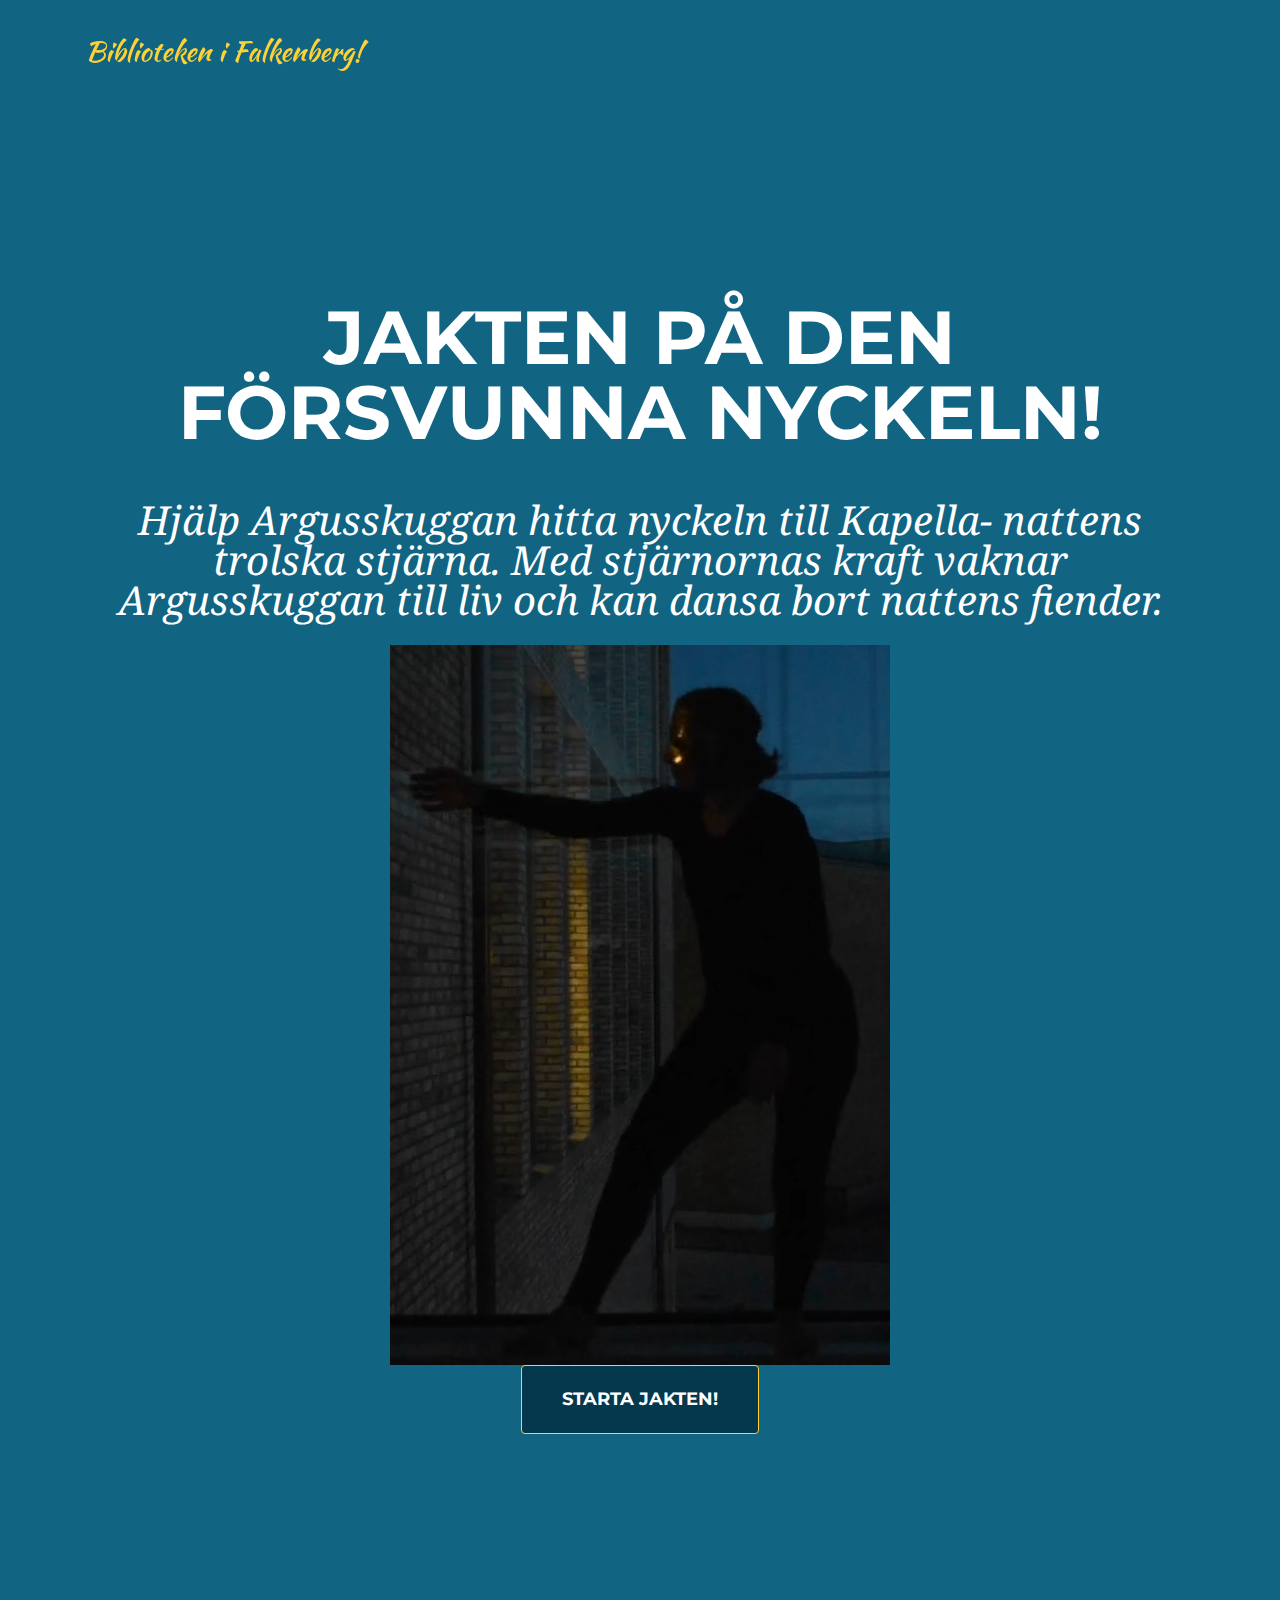
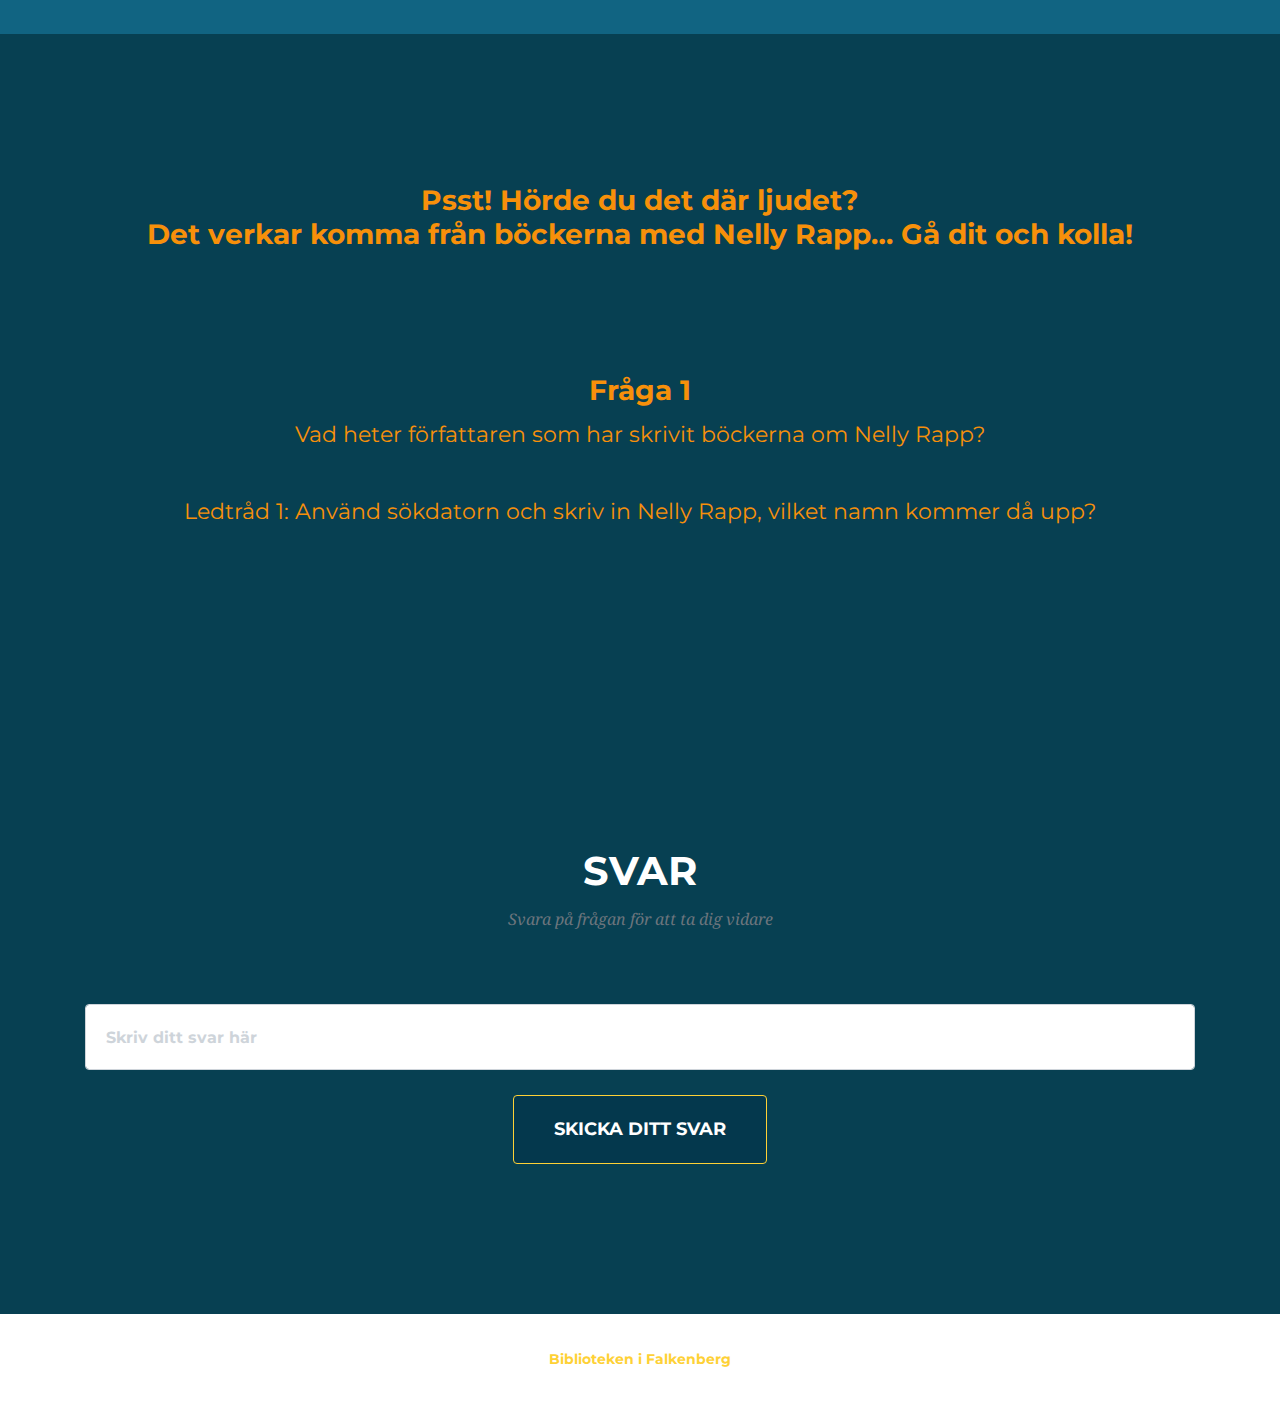
<file: index.html>
<!--
OM TEKNIKJAKTEN
==========================================================
Teknikjakten är inspirerad av escape rooms och skapades som en del 
av projektet Mer för fler som Umeå kommuns bibliotek deltog i 2018. 
Projektgruppen bestod av sex personer från olika bibliotek som gick 
en metodutbildning, SKL:s Innovationsguiden.

Du kan hitta mer information om detta projekt på följande plats

www.minabibliotek.se/merforfler

SKAPA EGNA JAKTER
==========================================================
Denna version av teknikjakten är en mall framtagen för att det skall vara
enkelt att skapa egna teknikjakter.
kunna skapa egna "teknikjakter".

Ett exempel på teknikjakt kan hittas på:

www.itbib.se/teknikjakten

LICENS OCH MALL
==========================================================
Teknikjakten är byggd med hjälp av ett javascript ramverk som heter 
Twitter bootstrap och en tema som heter Agency.
Temat kan hittas på följande sida.

https://startbootstrap.com/themes/agency/

Eller här:

https://github.com/BlackrockDigital/startbootstrap-agency

Mallen Agency använder sig av en licens som heter "The MIT License".
Det innebär följande

The MIT License (MIT)

Copyright (c) 2013-2019 Blackrock Digital LLC

Permission is hereby granted, free of charge, to any person obtaining a copy
of this software and associated documentation files (the "Software"), to deal
in the Software without restriction, including without limitation the rights
to use, copy, modify, merge, publish, distribute, sublicense, and/or sell
copies of the Software, and to permit persons to whom the Software is
furnished to do so, subject to the following conditions:

The above copyright notice and this permission notice shall be included in
all copies or substantial portions of the Software.

THE SOFTWARE IS PROVIDED "AS IS", WITHOUT WARRANTY OF ANY KIND, EXPRESS OR
IMPLIED, INCLUDING BUT NOT LIMITED TO THE WARRANTIES OF MERCHANTABILITY,
FITNESS FOR A PARTICULAR PURPOSE AND NONINFRINGEMENT. IN NO EVENT SHALL THE
AUTHORS OR COPYRIGHT HOLDERS BE LIABLE FOR ANY CLAIM, DAMAGES OR OTHER
LIABILITY, WHETHER IN AN ACTION OF CONTRACT, TORT OR OTHERWISE, ARISING FROM,
OUT OF OR IN CONNECTION WITH THE SOFTWARE OR THE USE OR OTHER DEALINGS IN
THE SOFTWARE.

SLUT PÅ KOMMENTARER
==========================================================
-->

<!--SÅ GÖR DU För att skapa en egen teknikjakt behöver du ändra vissa delar i detta dokument
sådana platser är märkta med texten ÄNDRA. Läs kommentarerna eller använd sökfunktionen
ctrl+f för att snabbt hitta de platser du behöver ändra på.-->


<!DOCTYPE html>
<html lang="sv">
  <head>
    <meta http-equiv="Content-Type" content="text/html; charset=UTF-8">
    <meta name="viewport" content="width=device-width, initial-scale=1, shrink-to-fit=no">
    <meta name="description" content="">
    <meta name="author" content="">

  <!--
  # Genom att ändra denna informationen nedan kan du ge jakten ett eget namn
  # EX: <title>Ett helt eget namn</title>
  # Informationen visas inte någonstans på webbsidan utan ändrar det namn som 
  # webbsidans flik/tabb har då du du surfar till sidan.
  # 
  -->

    <title>Jakten på den försvunna nyckeln!</title>

  <!--Filer som berättar hur sidan skall se ut laddas in. Här behöver vi inte ändra något-->
  
    <link href="vendor/bootstrap/css/bootstrap.min.css" rel="stylesheet">
    <link href="vendor/fontawesome-free/css/all.min.css" rel="stylesheet" type="text/css">
    <link href="https://fonts.googleapis.com/css?family=Montserrat:400,700" rel="stylesheet" type="text/css">
    <link href='https://fonts.googleapis.com/css?family=Kaushan+Script' rel='stylesheet' type='text/css'>
    <link href='https://fonts.googleapis.com/css?family=Droid+Serif:400,700,400italic,700italic' rel='stylesheet' type='text/css'>
    <link href='https://fonts.googleapis.com/css?family=Roboto+Slab:400,100,300,700' rel='stylesheet' type='text/css'>
    <link href="css/agency.min.css" rel="stylesheet">
    <link href="css/style.css" rel="stylesheet">

  </head>


  <body id="page-top">
  <!-- Denna del av koden berättar vad menyn skall innehålla -->
    <nav class="navbar navbar-expand-lg navbar-dark fixed-top" id="mainNav">
      <div class="container">
        <a class="navbar-brand js-scroll-trigger" href="https://bibliotek.falkenberg.se/web/arena">
        Biblioteken i Falkenberg!
        </a>
        <button class="navbar-toggler navbar-toggler-right" type="button" data-toggle="collapse" data-target="#navbarResponsive" aria-controls="navbarResponsive" aria-expanded="false" aria-label="Toggle navigation">
          Menu
          <i class="fas fa-bars"></i>
        </button>
        <div class="collapse navbar-collapse" id="navbarResponsive">
          <ul class="navbar-nav text-uppercase ml-auto">
            <li class="nav-item">
              
            </li> 
            <li class="nav-item">
             

          </ul>
        </div>
      </div>
    </nav>

    <!--SLUT PÅ DELEN SOM BESKRIVER MENYN LÄNGST UPP-->

    <!--FÖRSTA DELEN SOM INTRODUCERAR JAKTEN STARTAR-->
    <header class="masthead">
      <div class="container">
        <div class="intro-text">
        <div class="intro-heading text-uppercase">Jakten på den försvunna nyckeln!</div>
          <div class="intro-lead-in">Hjälp Argusskuggan hitta nyckeln till Kapella- nattens trolska stjärna. Med stjärnornas kraft vaknar Argusskuggan till liv och kan dansa bort nattens fiender. </div>
          <img src="./img/skuggan.png"> <br/>
          <a class="btn btn-primary btn-xl text-uppercase js-scroll-trigger" href="#services">
          Starta jakten!
          </a>
        </div>
      </div>
    </header>
    
    <!-- DELEN SOM BESKRIVER FÖRSTA UPPDRAGET STARTAR -->
    <section id="services">
      <div class="container">
        <div class="row">
          <div class="col-lg-12 text-center">
            <h3 class="section-heading text">Psst! Hörde du det där ljudet? <br/>Det verkar komma från böckerna med Nelly Rapp…
              Gå dit och kolla!
              </h3>
            <h3 class="section-subheading "></h3>

            <h3>
            
            </h3>
            
            <!--Ibland kanske du vill lägga till en bild i beskrivningen.
            I så fall läger du in bilden i katalogen img.
            Du lägger sedan in följande kod för att berätta att en bild skall visas.
            Men ersätter bildensnamn med det namn din bild och det filformat din bild har.

            EX:
            <img src="./img/bildensnamn.filformat">
            T.ex: <img src="./img/coolbild.jpeg">-->

            <p></p>

            <br />
            <br />
            <h3>Fråga 1</h3>
            <!--Här nedan beskriver du vad uppdraget skall vara-->
            <p>
              Vad heter författaren som har skrivit böckerna om Nelly Rapp? <br/> 
              <br/> 
              Ledtråd 1:  Använd sökdatorn och skriv in Nelly Rapp, vilket namn kommer då upp?  <br/> 
              
            </p>
          </div>
        </div>
      </div>
    </section>

 
    
    <!-- DELEN DÄR MAN MATAR IN SITT SVAR STARTAR -->
    <section id="contact">
      <div class="container">
        <div class="row">
          <div class="col-lg-12 text-center">
            <h2 class="section-heading text-uppercase">Svar</h2>
            <h3 class="section-subheading text-muted">Svara på frågan för att ta dig vidare</h3>
          </div>
        </div>
        <div class="row">
          <div class="col-lg-12">

      <!--Du behöver här berätta vilken sida som skall laddas om man löser uppdraget.
      Just nu är det sidan som heter 2.html som skall laddas.
      Om vi istället skulle arbeta med uppdrag 2 just så och ändra i filen 2.html skulle vi då alltså
      istället låta det stå "./3.html" eftersom det då är den sidan som borde laddas.

      Vi kan fortsätta på detta viset och lägga till nya sidor tills dess att vi skapat
      så många uppdrag vi vill.
      -->
            <form id="contactForm" name="sentMessage" novalidate="novalidate" 
            action="./2.html" 
            onsubmit="return validateForm()" autocomplete="off">
              <div class="row">
                <div class="col-md-12">
                  <div class="form-group">
                    <input class="form-control" id="answer" type="text" placeholder="Skriv ditt svar här" required="required" data-validation-required-message="Rutan får inte vara tom">
                    <p class="help-block text-danger"></p>
                  </div>
                  
                <div class="col-lg-12 text-center">
                  <div id="success"></div>
                  <button id="sendMessageButton" class="btn btn-primary btn-xl text-uppercase" type="submit">Skicka ditt svar</button>
                </div>
              </div>
            
          </div></form>
        </div>
      </div>
    </div></section>

    <!-- DENNA DEL BESKRIVER INFORMATIONEN SOM VISAS LÄNGST NER PÅ SIDAN -->
    <footer>
      <div class="container">
        <div class="row">
          <div class="col-md-12">
            <span class="copyright">
              <a href="https://bibliotek.falkenberg.se/web/arena" style="font-weight: bold">
                  Biblioteken i Falkenberg
              </a>
            </span>
          </div>
          
        </div>
      </div>
    </footer>



    <!-- Filer som denna mall använder läses in, du behöver inte ändra något här.-->

    <script src="vendor/jquery/jquery.min.js"></script>
    <script src="vendor/bootstrap/js/bootstrap.bundle.min.js"></script>
    <script src="vendor/jquery-easing/jquery.easing.min.js"></script>
    <script src="js/agency.min.js"></script>
    <script src="js/agency.min.js"></script>

    <!--I DENNA DEL BERÄTTAR DU VAD SOM ÄR RÄTT SVAR-->
    <script>
    function validateForm() {

      //Det använder skriver i rutan hämtas in och sparas i en variabel som heter answer.
      //det man skrivit in i rutan konverteras automatiskt till gemener.
      //Skriver någon in MeDDelande och då använder versaler kommer texten som sparas att ändå att bli meddelande.
      //Det gör det lättare att berätta vilket alteranativ som är rätt eftersom
      //vi inte behöver ta hänsyn till gemenser/versaler.
      var answer = document.forms["contactForm"]["answer"].value.toLowerCase();
      
      /*Genom att ändra det som står mellan dessa tecken "" kan du välja vad som är rätt svar 
      Viktigt! Skriv svaret med små bokstäver.

      EX: if (answer == "mittsvar")

      Om man nu skriver in mittsvar i rutan kommer man vidare.
      
      Finns det fler än ett rätt svar? 

      Genom att lägga till följande tecken || (markera texten och kopiera 
      eller tryck alt-gr samtidigt som du trycker på tangenten till höger om shift)
      så kan du lägga till fler alternativ som är rätt.

      EX: Med två räta svar

      if (answer == "svar1" || answer == "svar2" )
      
      EX: Med tre rätta svar

      if (answer == "svar1" || answer == "svar2" answer == "svar3" )
      */

      if (answer == "martin widmark") { /*Kom ihåg att svaret skall skrivas med gemener*/
          return true;
      }else{
        document.getElementById("answer").value ="";
        document.getElementById("answer").setAttribute("placeholder","Det var tyvärr fel svar, försök igen!");
        return false;
      }
    }
  </script>

  <!--GRATTIS! Du har nu gjort startsidan för din egen teknikjakt! Testa att dubbelklicka på denna fil
  index.html för att visa sidan i din webbläsare. Fungerar inte  det kan du högerklicka på filen och välja öppna med. Där borde du kunna hitta någon webbläsare som alternativ

  EX: Internet Explorer, Edge, Firefox, Chrome

  Det är nu dags att öppna sidan som heter 2.html och följa instruktionerna där.
  -->
</body>
</html>
</file>
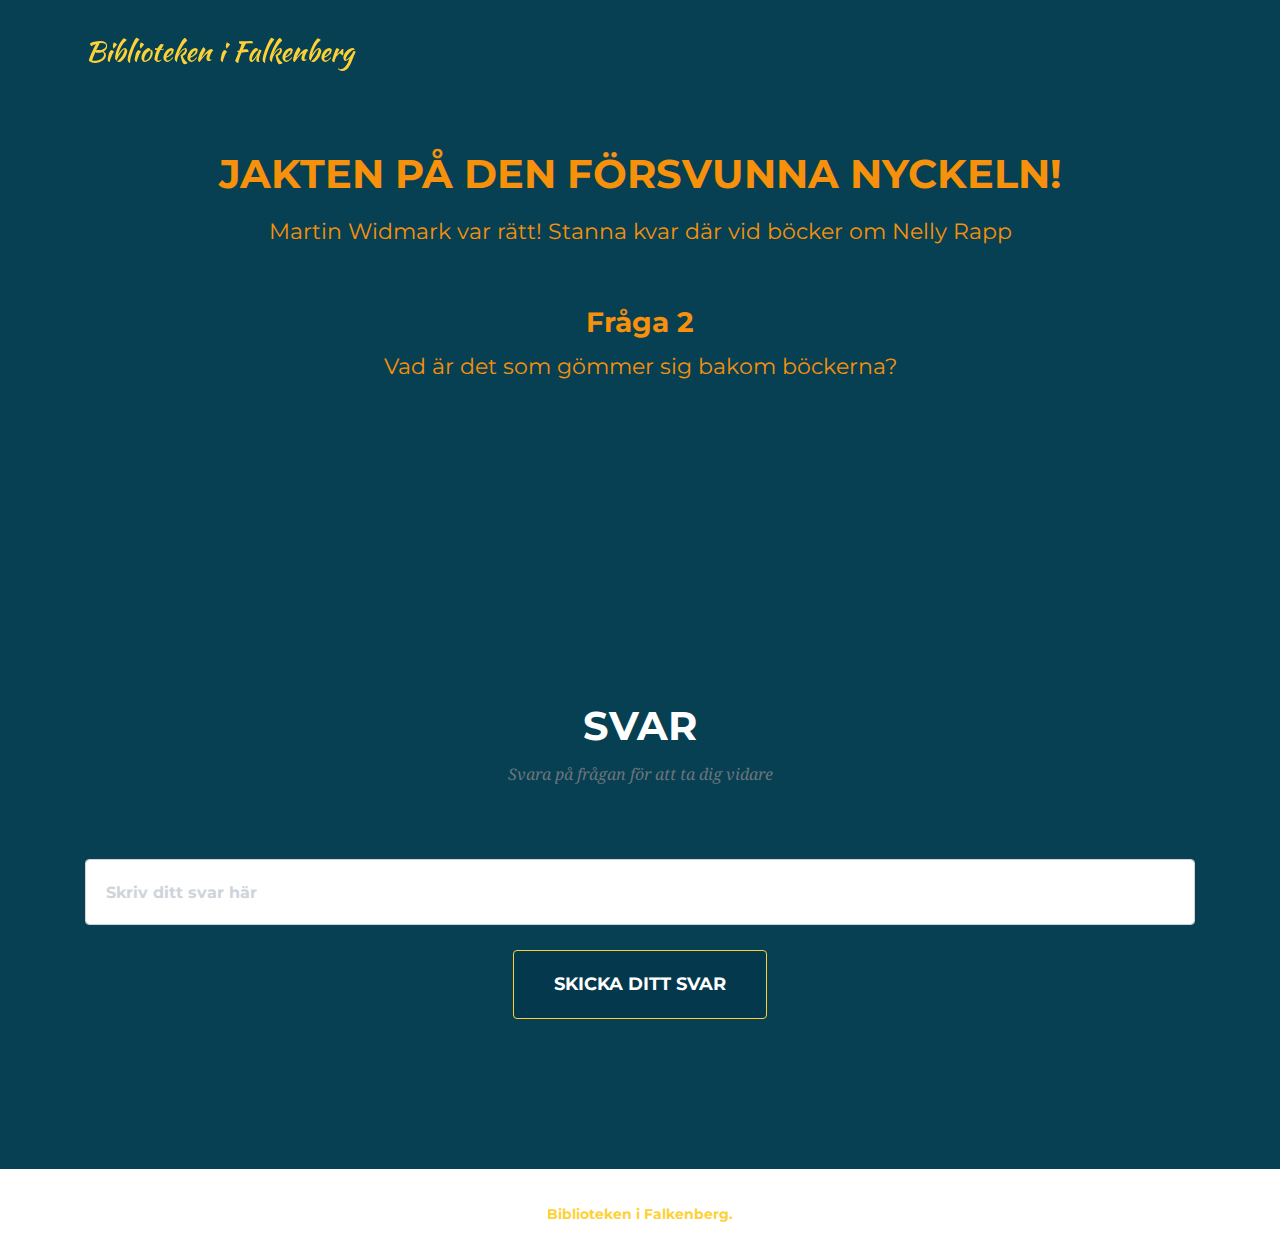
<file: 2.html>
<!--
SKAPA EN EGEN MALLSIDA FÖR UPPDRAG
==========================================================
Nu blir det lite repetition. Den sida hu hintills arbetet med 
introducerade jakten och hade därför lite speciellt innehåll.

Målet med den sida du arbetar med just nu är att skapa en
mall som du sedan kan kopiera till så många uppdrag du behöver.
Du behöver sedan ändra ett saker på varje sida.

1. Beskrivningen av uppdraget.
2. Uppgiftens nummer
3. Vad det rätta svaret är
4. Vilken sida som skall laddas om man svarar rätt.
-->

<!DOCTYPE html>
<html lang="sv">
  <head>
    <meta http-equiv="Content-Type" content="text/html; charset=UTF-8">
    <meta name="viewport" content="width=device-width, initial-scale=1, shrink-to-fit=no">
    <meta name="description" content="">
    <meta name="author" content="">

  <!--
  # Genom att ändra denna informationen nedan kan du ge jakten ett eget namn
  # EX: <title>Ett helt eget namn</title>
  # Informationen visas inte någonstans på webbsidan utan ändrar det namn som 
  # webbsidans flik/tabb har då du du surfar till sidan.
  # 
  -->
    <title>Jakten på den försvunna nyckeln!</title>

  <!--Filer som berättar hur sidan skall se ut laddas in. Här behöver vi inte ändra något-->
  
    <link href="vendor/bootstrap/css/bootstrap.min.css" rel="stylesheet">
    <link href="vendor/fontawesome-free/css/all.min.css" rel="stylesheet" type="text/css">
    <link href="https://fonts.googleapis.com/css?family=Montserrat:400,700" rel="stylesheet" type="text/css">
    <link href='https://fonts.googleapis.com/css?family=Kaushan+Script' rel='stylesheet' type='text/css'>
    <link href='https://fonts.googleapis.com/css?family=Droid+Serif:400,700,400italic,700italic' rel='stylesheet' type='text/css'>
    <link href='https://fonts.googleapis.com/css?family=Roboto+Slab:400,100,300,700' rel='stylesheet' type='text/css'>
    <link href="css/agency.min.css" rel="stylesheet">
    <link href="css/style.css" rel="stylesheet">
  </head>


  <body id="page-top">
  <!-- Denna del av koden berättar vad menyn skall innehålla -->
    <nav class="navbar navbar-expand-lg navbar-dark fixed-top" id="mainNav">
      <div class="container">
        <a class="navbar-brand js-scroll-trigger" href="#page-top">Biblioteken i Falkenberg</a>

        <button class="navbar-toggler navbar-toggler-right" type="button" data-toggle="collapse" data-target="#navbarResponsive" aria-controls="navbarResponsive" aria-expanded="false" aria-label="Toggle navigation">
          Menu
          <i class="fas fa-bars"></i>
        </button>
        <div class="collapse navbar-collapse" id="navbarResponsive">
          <ul class="navbar-nav text-uppercase ml-auto">
           
          </ul>
        </div>
      </div>
    </nav>

    <!--SLUT PÅ DELEN SOM BESKRIVER MENYN LÄNGST UPP-->

    <!-- DELEN SOM BESKRIVER FÖRSTA UPPDRAGET STARTAR -->
    <section id="services">
      <div class="container">
        <div class="row">
          <div class="col-lg-12 text-center">
            <!--Sidans största rubrik-->
            <h2 class="section-heading text-uppercase">Jakten på den försvunna nyckeln!</h2>

            <!--Bakgrunds information-->
            <h3></h3>

            <!--Eventuellt återkoppling gällande det tidigare uppdraget-->
            <p> 
            Martin Widmark var rätt! Stanna kvar där vid böcker om Nelly Rapp 
            <br/>
            <br/>
            </p>

            <!--Uppgiftens nummer-->
            <h3>Fråga  2</h3>
            <!--Vilket är uppdraget?-->
            <p>
            Vad är det som gömmer sig bakom böckerna? 
          
        

            <!--Ibland kanske du vill lägga till en bild i beskrivningen.
            I så fall läger du in bilden i katalogen img.
            Du lägger sedan in följande kod för att berätta att en bild skall visas.
            Men ersätter bildensnamn med det namn din bild och det filformat din bild har.

            EX:
            <img src="./img/bildensnamn.filformat">
            T.ex: <img src="./img/coolbild.jpeg">
            -->
            </p>
          </div>
        </div>
      </div>
    </section>

 
<!-- DELEN DÄR MAN MATAR IN SITT SVAR STARTAR -->
    <section id="contact">
      <div class="container">
        <div class="row">
          <div class="col-lg-12 text-center">
            <h2 class="section-heading text-uppercase">Svar</h2>
            <h3 class="section-subheading text-muted">Svara på frågan för att ta dig vidare</h3>
          </div>
        </div>
        <div class="row">
          <div class="col-lg-12">

      <!--VILKEN SIDA SKALL LADDAS OM MAN SKRIVIT IN RÄTT SVAR
      Du behöver här berätta vilken sida som skall laddas om man löser uppdraget.
      Just nu är det sidan som heter 2.html som skall laddas.
      Om vi istället skulle arbeta med uppdrag 2 just så och ändra i filen 2.html skulle vi då alltså
      istället låta det stå 3.html eftersom det då är den sidan som borde laddas.
      Om detta är sista uppdraget i din jakt skriver du in klar.html

      Vi kan fortsätta på detta viset och lägga till nya sidor tills dess att vi skapat
      så många uppdrag vi vill.
      -->
            <form id="contactForm" name="sentMessage" novalidate="novalidate" 
            action="./3.html" 
            onsubmit="return validateForm()" autocomplete="off">
              <div class="row">
                <div class="col-md-12">
                  <div class="form-group">
                    <input class="form-control" id="answer" type="text" placeholder="Skriv ditt svar här" required="required" data-validation-required-message="Rutan får inte vara tom">
                    <p class="help-block text-danger"></p>
                  </div>
                  
                <div class="col-lg-12 text-center">
                  <div id="success"></div>
                  <button id="sendMessageButton" class="btn btn-primary btn-xl text-uppercase" type="submit">Skicka ditt svar</button>
                </div>
              </div>
            
          </div></form>
        </div>
      </div>
    </div></section>

    <!-- DENNA DEL BESKRIVER INFORMATIONEN SOM VISAS LÄNGST NER PÅ SIDAN -->
    <footer>
      <div class="container">
        <div class="row">
          <div class="col-md-12">
            <span class="copyright">
              <a href="https://bibliotek.falkenberg.se/web/arena#/" style="font-weight: bold">
                  Biblioteken i Falkenberg.
              </a>
            </span>
          </div>
          
        </div>
      </div>
    </footer>

    <!-- Filer som denna mall använder läses in -->
    <script src="vendor/jquery/jquery.min.js"></script>
    <script src="vendor/bootstrap/js/bootstrap.bundle.min.js"></script>
    <script src="vendor/jquery-easing/jquery.easing.min.js"></script>
    <script src="js/agency.min.js"></script>
    <script src="js/agency.min.js"></script>

    <!--I DENNA DEL BERÄTTAR DU VAD SOM ÄR RÄTT SVAR-->
    <script>
    function validateForm() {

      //Det använder skriver i rutan hämtas in och sparas i en variabel som heter answer.
      var answer = document.forms["contactForm"]["answer"].value.toLowerCase();
      
      /*Genom att ändra det som står mellan dessa tecken "" kan du välja vad som är rätt svar 
      Viktigt! Skriv svaret med små bokstäver.

      EX: if (answer == "mittsvar")

      Om man nu skriver in mittsvar i rutan kommer man vidare.
      
      Finns det fler än ett rätt svar? 

      Genom att lägga till följande tecken || (markera texten och kopiera 
      eller tryck alt-gr samtidigt som du trycker på tangenten till höger om shift)
      så kan du lägga till fler alternativ som är rätt.

      EX: Med två räta svar

       if (answer == "svar1" || answer == "svar2" )
      
      EX: Med tre rätta svar

      if (answer == "svar1" || answer == "svar2" answer == "svar3" )

      */

      if (answer == "flöjt" || answer == "tvärflöjt"|| answer == "en flöjt"|| answer == "en tvärflöjt") {
          return true;
      }else{
        document.getElementById("answer").value ="";
        document.getElementById("answer").setAttribute("placeholder","Det var tyvärr fel svar, försök igen!");
        return false;
      }
    }
  </script>

  <!--GRATTIS Du har nu gjort uppdrag nummer två!
  Du har nu skapat en mall för en uppdragssida att utgå från.
  Vill du t.ex. skapa en teknikjakt med kan du kopiera 
  dokument och döpa kopian till 3.html. Du kan sedan upprepa samma tillvägagångssätt
  fler gånger och du vill skapa en jakt med fler uppdrag.

  3.html

  Du går sedan igenom dessa kopior på samma vis som detta dokument.


  Så avslutar du jakten.

  Du avslutar jakten genom att säga att man skall hamna på sidan
  klar.html om man skriver in rätt svar.

  EX: 
            action="./klar.html" 

  Du hittar fler instruktioner här ovan under delen som heter
  VILKEN SIDA SKALL LADDAS OM SKRIVIT IN RÄTT SVAR
  -->
</body>
</html>
</file>
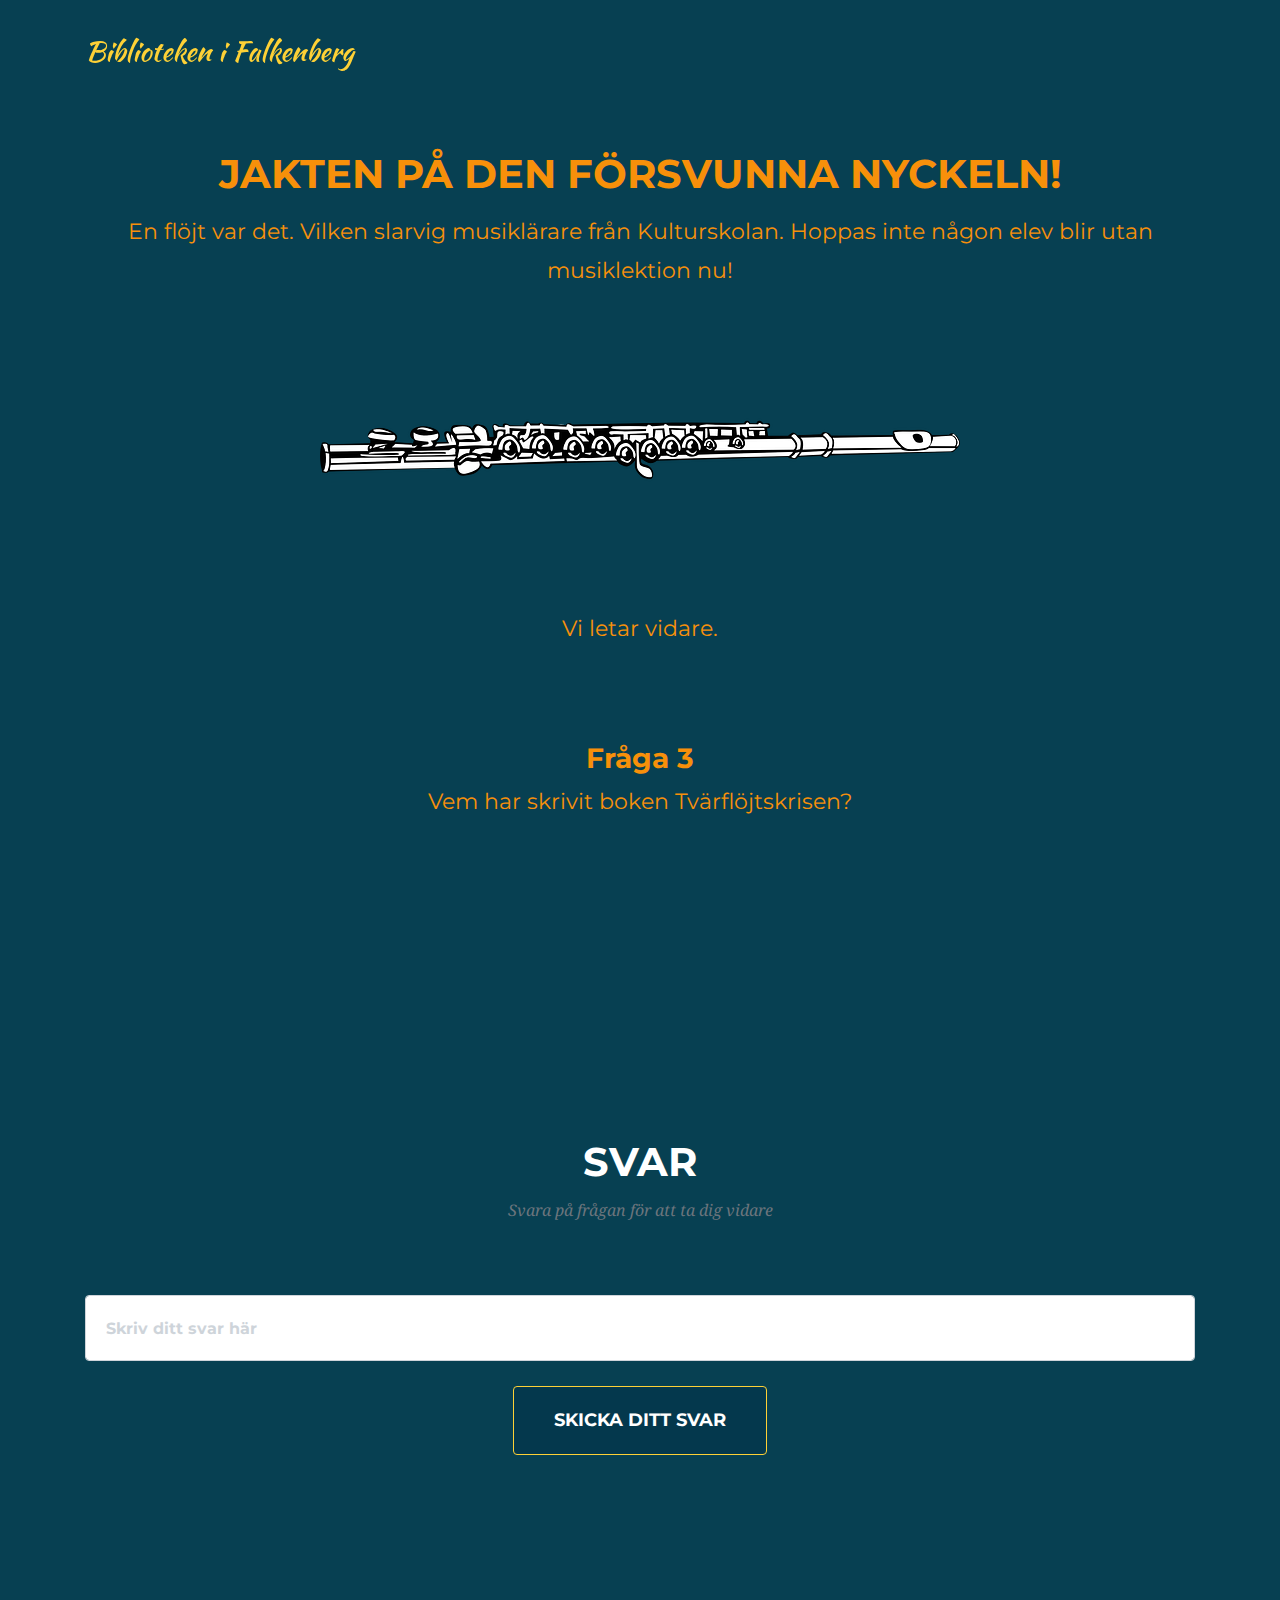
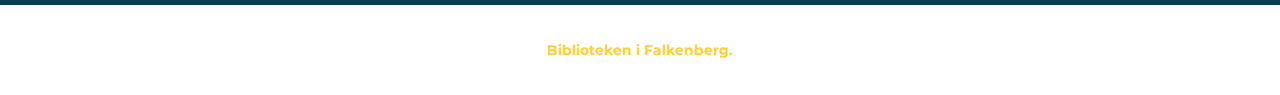
<file: 3.html>
<!--
SKAPA EN EGEN MALLSIDA FÖR UPPDRAG
==========================================================
Nu blir det lite repetition. Den sida hu hintills arbetet med 
introducerade jakten och hade därför lite speciellt innehåll.

Målet med den sida du arbetar med just nu är att skapa en
mall som du sedan kan kopiera till så många uppdrag du behöver.
Du behöver sedan ändra ett saker på varje sida.

1. Beskrivningen av uppdraget.
2. Uppgiftens nummer
3. Vad det rätta svaret är
4. Vilken sida som skall laddas om man svarar rätt.
-->

<!DOCTYPE html>
<html lang="sv">
  <head>
    <meta http-equiv="Content-Type" content="text/html; charset=UTF-8">
    <meta name="viewport" content="width=device-width, initial-scale=1, shrink-to-fit=no">
    <meta name="description" content="">
    <meta name="author" content="">

  <!--
  # Genom att ändra denna informationen nedan kan du ge jakten ett eget namn
  # EX: <title>Ett helt eget namn</title>
  # Informationen visas inte någonstans på webbsidan utan ändrar det namn som 
  # webbsidans flik/tabb har då du du surfar till sidan.
  # 
  -->
    <title>Jakten på den försvunna nyckeln!</title>

  <!--Filer som berättar hur sidan skall se ut laddas in. Här behöver vi inte ändra något-->
  
    <link href="vendor/bootstrap/css/bootstrap.min.css" rel="stylesheet">
    <link href="vendor/fontawesome-free/css/all.min.css" rel="stylesheet" type="text/css">
    <link href="https://fonts.googleapis.com/css?family=Montserrat:400,700" rel="stylesheet" type="text/css">
    <link href='https://fonts.googleapis.com/css?family=Kaushan+Script' rel='stylesheet' type='text/css'>
    <link href='https://fonts.googleapis.com/css?family=Droid+Serif:400,700,400italic,700italic' rel='stylesheet' type='text/css'>
    <link href='https://fonts.googleapis.com/css?family=Roboto+Slab:400,100,300,700' rel='stylesheet' type='text/css'>
    <link href="css/agency.min.css" rel="stylesheet">
    <link href="css/style.css" rel="stylesheet">
  </head>


  <body id="page-top">
  <!-- Denna del av koden berättar vad menyn skall innehålla -->
    <nav class="navbar navbar-expand-lg navbar-dark fixed-top" id="mainNav">
      <div class="container">
        <a class="navbar-brand js-scroll-trigger" href="#page-top">Biblioteken i Falkenberg</a>

        <button class="navbar-toggler navbar-toggler-right" type="button" data-toggle="collapse" data-target="#navbarResponsive" aria-controls="navbarResponsive" aria-expanded="false" aria-label="Toggle navigation">
          Menu
          <i class="fas fa-bars"></i>
        </button>
        <div class="collapse navbar-collapse" id="navbarResponsive">
          <ul class="navbar-nav text-uppercase ml-auto">
           

          </ul>
        </div>
      </div>
    </nav>

    <!--SLUT PÅ DELEN SOM BESKRIVER MENYN LÄNGST UPP-->

    <!-- DELEN SOM BESKRIVER FÖRSTA UPPDRAGET STARTAR -->
    <section id="services">
      <div class="container">
        <div class="row">
          <div class="col-lg-12 text-center">
            <!--Sidans största rubrik-->
            <h2 class="section-heading text-uppercase">Jakten på den försvunna nyckeln!</h2>

            <!--Bakgrunds information-->
            <h3></h3>

            <!--Eventuellt återkoppling gällande det tidigare uppdraget-->
            <p> 
              En flöjt var det.
              Vilken slarvig musiklärare från Kulturskolan. Hoppas inte någon elev blir utan musiklektion nu!
              <br/><img src="./img/flute.png">
              <br/>Vi letar vidare. 
               <br/> 
               <br/> 
               <br/> 
            </p>

            <!--Uppgiftens nummer-->
            <h3>Fråga  3</h3>
            <!--Vilket är uppdraget?-->
            <p>
              Vem har skrivit boken Tvärflöjtskrisen?  <br/> 
              
          

            <!--Ibland kanske du vill lägga till en bild i beskrivningen.
            I så fall läger du in bilden i katalogen img.
            Du lägger sedan in följande kod för att berätta att en bild skall visas.
            Men ersätter bildensnamn med det namn din bild och det filformat din bild har.

            EX:
            <img src="./img/bildensnamn.filformat">
            T.ex: <img src="./img/coolbild.jpeg">
            -->
            </p>
          </div>
        </div>
      </div>
    </section>

 
<!-- DELEN DÄR MAN MATAR IN SITT SVAR STARTAR -->
    <section id="contact">
      <div class="container">
        <div class="row">
          <div class="col-lg-12 text-center">
            <h2 class="section-heading text-uppercase">Svar</h2>
            <h3 class="section-subheading text-muted">Svara på frågan för att ta dig vidare</h3>
          </div>
        </div>
        <div class="row">
          <div class="col-lg-12">

      <!--VILKEN SIDA SKALL LADDAS OM MAN SKRIVIT IN RÄTT SVAR
      Du behöver här berätta vilken sida som skall laddas om man löser uppdraget.
      Just nu är det sidan som heter 2.html som skall laddas.
      Om vi istället skulle arbeta med uppdrag 2 just så och ändra i filen 2.html skulle vi då alltså
      istället låta det stå 3.html eftersom det då är den sidan som borde laddas.
      Om detta är sista uppdraget i din jakt skriver du in klar.html

      Vi kan fortsätta på detta viset och lägga till nya sidor tills dess att vi skapat
      så många uppdrag vi vill.
      -->
            <form id="contactForm" name="sentMessage" novalidate="novalidate" 
            action="./4.html" 
            onsubmit="return validateForm()" autocomplete="off">
              <div class="row">
                <div class="col-md-12">
                  <div class="form-group">
                    <input class="form-control" id="answer" type="text" placeholder="Skriv ditt svar här" required="required" data-validation-required-message="Rutan får inte vara tom">
                    <p class="help-block text-danger"></p>
                  </div>
                  
                <div class="col-lg-12 text-center">
                  <div id="success"></div>
                  <button id="sendMessageButton" class="btn btn-primary btn-xl text-uppercase" type="submit">Skicka ditt svar</button>
                </div>
              </div>
            
          </div></form>
        </div>
      </div>
    </div></section>

    <!-- DENNA DEL BESKRIVER INFORMATIONEN SOM VISAS LÄNGST NER PÅ SIDAN -->
    <footer>
      <div class="container">
        <div class="row">
          <div class="col-md-12">
            <span class="copyright">
              <a href="https://bibliotek.falkenberg.se/web/arena#/" style="font-weight: bold">
                  Biblioteken i Falkenberg.
              </a>
            </span>
          </div>
          
        </div>
      </div>
    </footer>

    <!-- Filer som denna mall använder läses in -->
    <script src="vendor/jquery/jquery.min.js"></script>
    <script src="vendor/bootstrap/js/bootstrap.bundle.min.js"></script>
    <script src="vendor/jquery-easing/jquery.easing.min.js"></script>
    <script src="js/agency.min.js"></script>
    <script src="js/agency.min.js"></script>

    <!--I DENNA DEL BERÄTTAR DU VAD SOM ÄR RÄTT SVAR-->
    <script>
    function validateForm() {

      //Det använder skriver i rutan hämtas in och sparas i en variabel som heter answer.
      var answer = document.forms["contactForm"]["answer"].value.toLowerCase();
      
      /*Genom att ändra det som står mellan dessa tecken "" kan du välja vad som är rätt svar 
      Viktigt! Skriv svaret med små bokstäver.

      EX: if (answer == "mittsvar")

      Om man nu skriver in mittsvar i rutan kommer man vidare.
      
      Finns det fler än ett rätt svar? 

      Genom att lägga till följande tecken || (markera texten och kopiera 
      eller tryck alt-gr samtidigt som du trycker på tangenten till höger om shift)
      så kan du lägga till fler alternativ som är rätt.

      EX: Med två räta svar

       if (answer == "svar1" || answer == "svar2" )
      
      EX: Med tre rätta svar

      if (answer == "svar1" || answer == "svar2" answer == "svar3" )

      */

      if (answer == "ann caroline håkans") {
          return true;
      }else{
        document.getElementById("answer").value ="";
        document.getElementById("answer").setAttribute("placeholder","Det var tyvärr fel svar, försök igen!");
        return false;
      }
    }
  </script>

  <!--GRATTIS Du har nu gjort uppdrag nummer två!
  Du har nu skapat en mall för en uppdragssida att utgå från.
  Vill du t.ex. skapa en teknikjakt med kan du kopiera 
  dokument och döpa kopian till 3.html. Du kan sedan upprepa samma tillvägagångssätt
  fler gånger och du vill skapa en jakt med fler uppdrag.

  3.html

  Du går sedan igenom dessa kopior på samma vis som detta dokument.


  Så avslutar du jakten.

  Du avslutar jakten genom att säga att man skall hamna på sidan
  klar.html om man skriver in rätt svar.

  EX: 
            action="./klar.html" 

  Du hittar fler instruktioner här ovan under delen som heter
  VILKEN SIDA SKALL LADDAS OM SKRIVIT IN RÄTT SVAR
  -->
</body>
</html>
</file>
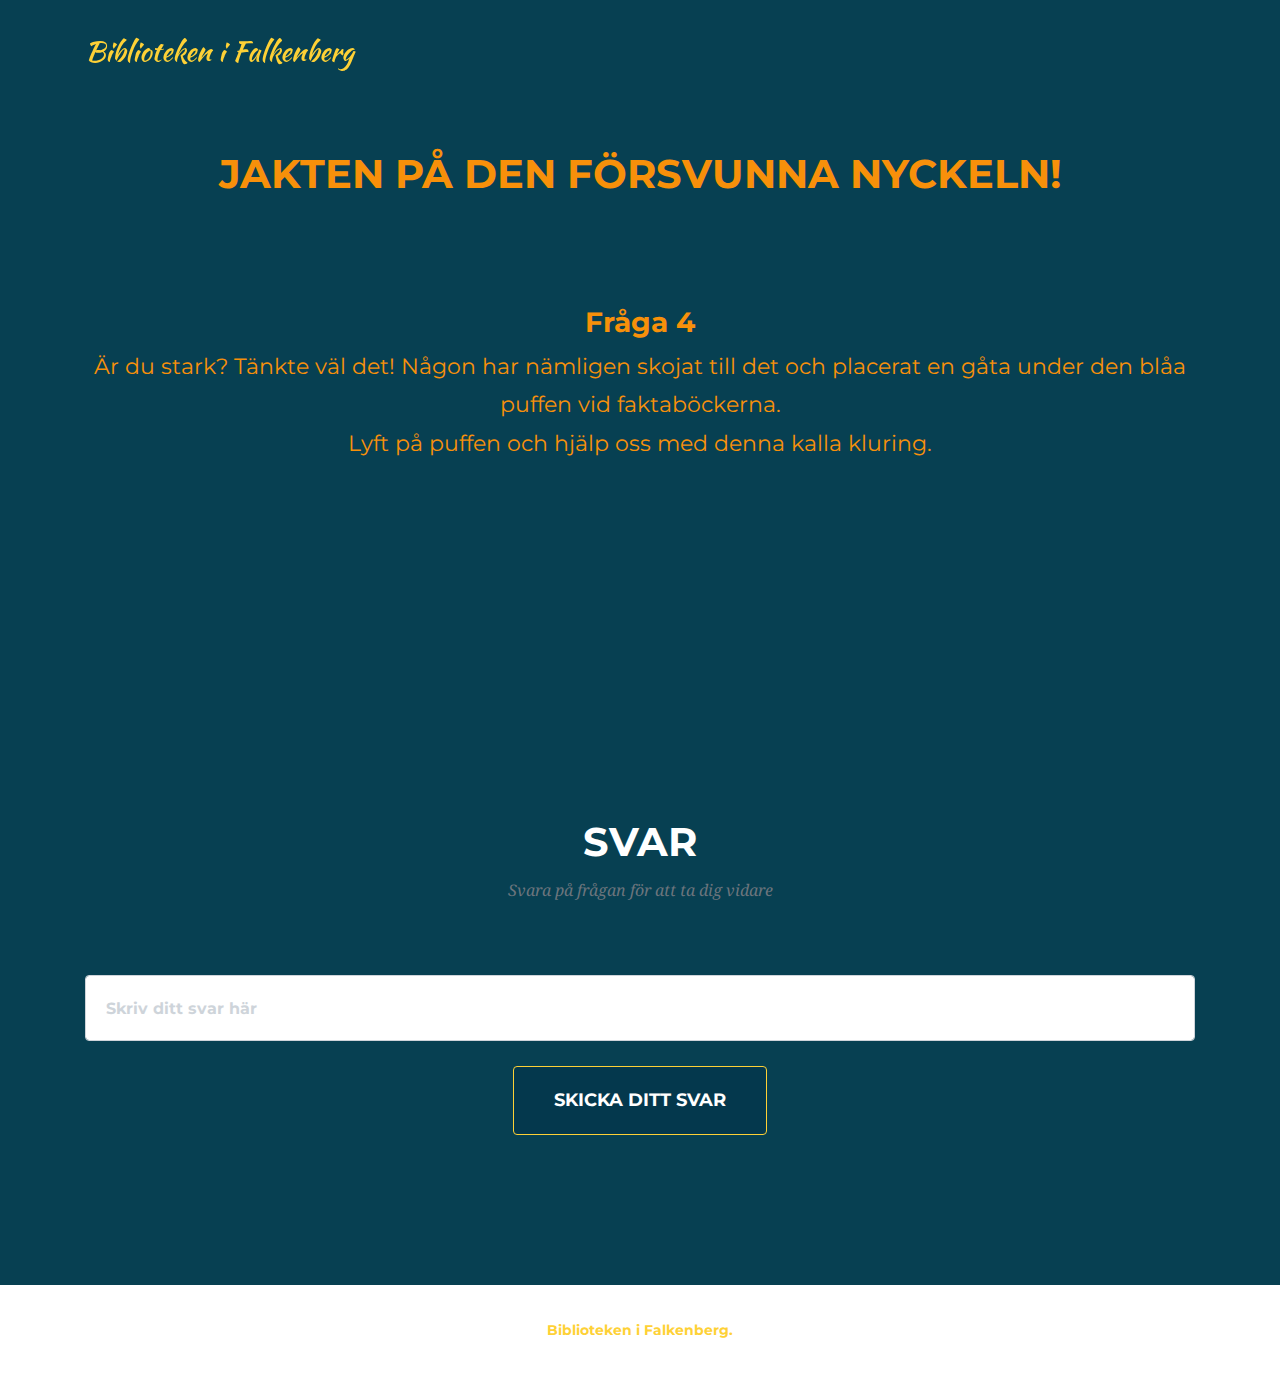
<file: 4.html>
<!--
SKAPA EN EGEN MALLSIDA FÖR UPPDRAG
==========================================================
Nu blir det lite repetition. Den sida hu hintills arbetet med 
introducerade jakten och hade därför lite speciellt innehåll.

Målet med den sida du arbetar med just nu är att skapa en
mall som du sedan kan kopiera till så många uppdrag du behöver.
Du behöver sedan ändra ett saker på varje sida.

1. Beskrivningen av uppdraget.
2. Uppgiftens nummer
3. Vad det rätta svaret är
4. Vilken sida som skall laddas om man svarar rätt.
-->

<!DOCTYPE html>
<html lang="sv">
  <head>
    <meta http-equiv="Content-Type" content="text/html; charset=UTF-8">
    <meta name="viewport" content="width=device-width, initial-scale=1, shrink-to-fit=no">
    <meta name="description" content="">
    <meta name="author" content="">

  <!--
  # Genom att ändra denna informationen nedan kan du ge jakten ett eget namn
  # EX: <title>Ett helt eget namn</title>
  # Informationen visas inte någonstans på webbsidan utan ändrar det namn som 
  # webbsidans flik/tabb har då du du surfar till sidan.
  # 
  -->
    <title>Jakten på den försvunna nyckeln!</title>

  <!--Filer som berättar hur sidan skall se ut laddas in. Här behöver vi inte ändra något-->
  
    <link href="vendor/bootstrap/css/bootstrap.min.css" rel="stylesheet">
    <link href="vendor/fontawesome-free/css/all.min.css" rel="stylesheet" type="text/css">
    <link href="https://fonts.googleapis.com/css?family=Montserrat:400,700" rel="stylesheet" type="text/css">
    <link href='https://fonts.googleapis.com/css?family=Kaushan+Script' rel='stylesheet' type='text/css'>
    <link href='https://fonts.googleapis.com/css?family=Droid+Serif:400,700,400italic,700italic' rel='stylesheet' type='text/css'>
    <link href='https://fonts.googleapis.com/css?family=Roboto+Slab:400,100,300,700' rel='stylesheet' type='text/css'>
    <link href="css/agency.min.css" rel="stylesheet">
    <link href="css/style.css" rel="stylesheet">
  </head>


  <body id="page-top">
  <!-- Denna del av koden berättar vad menyn skall innehålla -->
    <nav class="navbar navbar-expand-lg navbar-dark fixed-top" id="mainNav">
      <div class="container">
        <a class="navbar-brand js-scroll-trigger" href="#page-top">Biblioteken i Falkenberg</a>

        <button class="navbar-toggler navbar-toggler-right" type="button" data-toggle="collapse" data-target="#navbarResponsive" aria-controls="navbarResponsive" aria-expanded="false" aria-label="Toggle navigation">
          Menu
          <i class="fas fa-bars"></i>
        </button>
        <div class="collapse navbar-collapse" id="navbarResponsive">
          <ul class="navbar-nav text-uppercase ml-auto">
            

          </ul>
        </div>
      </div>
    </nav>

    <!--SLUT PÅ DELEN SOM BESKRIVER MENYN LÄNGST UPP-->

    <!-- DELEN SOM BESKRIVER FÖRSTA UPPDRAGET STARTAR -->
    <section id="services">
      <div class="container">
        <div class="row">
          <div class="col-lg-12 text-center">
            <!--Sidans största rubrik-->
            <h2 class="section-heading text-uppercase">Jakten på den försvunna nyckeln!</h2>

            <!--Bakgrunds information-->
            <h3></h3>

            <!--Eventuellt återkoppling gällande det tidigare uppdraget-->
            <p> 
              <br/> 
              <br/> 
            </p>

            <!--Uppgiftens nummer-->
            <h3>Fråga  4</h3>
            <!--Vilket är uppdraget?-->
            <p>
              Är du stark? Tänkte väl det! Någon har nämligen skojat till det och placerat en gåta under den blåa puffen vid faktaböckerna. <br/> 
              Lyft på puffen och hjälp oss med denna kalla kluring. <br/> 
              <br/> 
              
            <!--Ibland kanske du vill lägga till en bild i beskrivningen.
            I så fall läger du in bilden i katalogen img.
            Du lägger sedan in följande kod för att berätta att en bild skall visas.
            Men ersätter bildensnamn med det namn din bild och det filformat din bild har.

            EX:
            <img src="./img/bildensnamn.filformat">
            T.ex: <img src="./img/coolbild.jpeg">
            -->
            </p>
          </div>
        </div>
      </div>
    </section>

 
<!-- DELEN DÄR MAN MATAR IN SITT SVAR STARTAR -->
    <section id="contact">
      <div class="container">
        <div class="row">
          <div class="col-lg-12 text-center">
            <h2 class="section-heading text-uppercase">Svar</h2>
            <h3 class="section-subheading text-muted">Svara på frågan för att ta dig vidare</h3>
          </div>
        </div>
        <div class="row">
          <div class="col-lg-12">

      <!--VILKEN SIDA SKALL LADDAS OM MAN SKRIVIT IN RÄTT SVAR
      Du behöver här berätta vilken sida som skall laddas om man löser uppdraget.
      Just nu är det sidan som heter 2.html som skall laddas.
      Om vi istället skulle arbeta med uppdrag 2 just så och ändra i filen 2.html skulle vi då alltså
      istället låta det stå 3.html eftersom det då är den sidan som borde laddas.
      Om detta är sista uppdraget i din jakt skriver du in klar.html

      Vi kan fortsätta på detta viset och lägga till nya sidor tills dess att vi skapat
      så många uppdrag vi vill.
      -->
            <form id="contactForm" name="sentMessage" novalidate="novalidate" 
            action="./5.html" 
            onsubmit="return validateForm()" autocomplete="off">
              <div class="row">
                <div class="col-md-12">
                  <div class="form-group">
                    <input class="form-control" id="answer" type="text" placeholder="Skriv ditt svar här" required="required" data-validation-required-message="Rutan får inte vara tom">
                    <p class="help-block text-danger"></p>
                  </div>
                  
                <div class="col-lg-12 text-center">
                  <div id="success"></div>
                  <button id="sendMessageButton" class="btn btn-primary btn-xl text-uppercase" type="submit">Skicka ditt svar</button>
                </div>
              </div>
            
          </div></form>
        </div>
      </div>
    </div></section>

    <!-- DENNA DEL BESKRIVER INFORMATIONEN SOM VISAS LÄNGST NER PÅ SIDAN -->
    <footer>
      <div class="container">
        <div class="row">
          <div class="col-md-12">
            <span class="copyright">
              <a href="https://bibliotek.falkenberg.se/web/arena#/" style="font-weight: bold">
                  Biblioteken i Falkenberg.
              </a>
            </span>
          </div>
          
        </div>
      </div>
    </footer>

    <!-- Filer som denna mall använder läses in -->
    <script src="vendor/jquery/jquery.min.js"></script>
    <script src="vendor/bootstrap/js/bootstrap.bundle.min.js"></script>
    <script src="vendor/jquery-easing/jquery.easing.min.js"></script>
    <script src="js/agency.min.js"></script>
    <script src="js/agency.min.js"></script>

    <!--I DENNA DEL BERÄTTAR DU VAD SOM ÄR RÄTT SVAR-->
    <script>
    function validateForm() {

      //Det använder skriver i rutan hämtas in och sparas i en variabel som heter answer.
      var answer = document.forms["contactForm"]["answer"].value.toLowerCase();
      
      /*Genom att ändra det som står mellan dessa tecken "" kan du välja vad som är rätt svar 
      Viktigt! Skriv svaret med små bokstäver.

      EX: if (answer == "mittsvar")

      Om man nu skriver in mittsvar i rutan kommer man vidare.
      
      Finns det fler än ett rätt svar? 

      Genom att lägga till följande tecken || (markera texten och kopiera 
      eller tryck alt-gr samtidigt som du trycker på tangenten till höger om shift)
      så kan du lägga till fler alternativ som är rätt.

      EX: Med två räta svar

       if (answer == "svar1" || answer == "svar2" )
      
      EX: Med tre rätta svar

      if (answer == "svar1" || answer == "svar2" answer == "svar3" )

      */

      if (answer == "snögubbar" || answer == "snögubbe" || answer == "en snögubbe") {
          return true;
      }else{
        document.getElementById("answer").value ="";
        document.getElementById("answer").setAttribute("placeholder","Det var tyvärr fel svar, försök igen!");
        return false;
      }
    }
  </script>

  <!--GRATTIS Du har nu gjort uppdrag nummer två!
  Du har nu skapat en mall för en uppdragssida att utgå från.
  Vill du t.ex. skapa en teknikjakt med kan du kopiera 
  dokument och döpa kopian till 3.html. Du kan sedan upprepa samma tillvägagångssätt
  fler gånger och du vill skapa en jakt med fler uppdrag.

  3.html

  Du går sedan igenom dessa kopior på samma vis som detta dokument.


  Så avslutar du jakten.

  Du avslutar jakten genom att säga att man skall hamna på sidan
  klar.html om man skriver in rätt svar.

  EX: 
            action="./klar.html" 

  Du hittar fler instruktioner här ovan under delen som heter
  VILKEN SIDA SKALL LADDAS OM SKRIVIT IN RÄTT SVAR
  -->
</body>
</html>
</file>
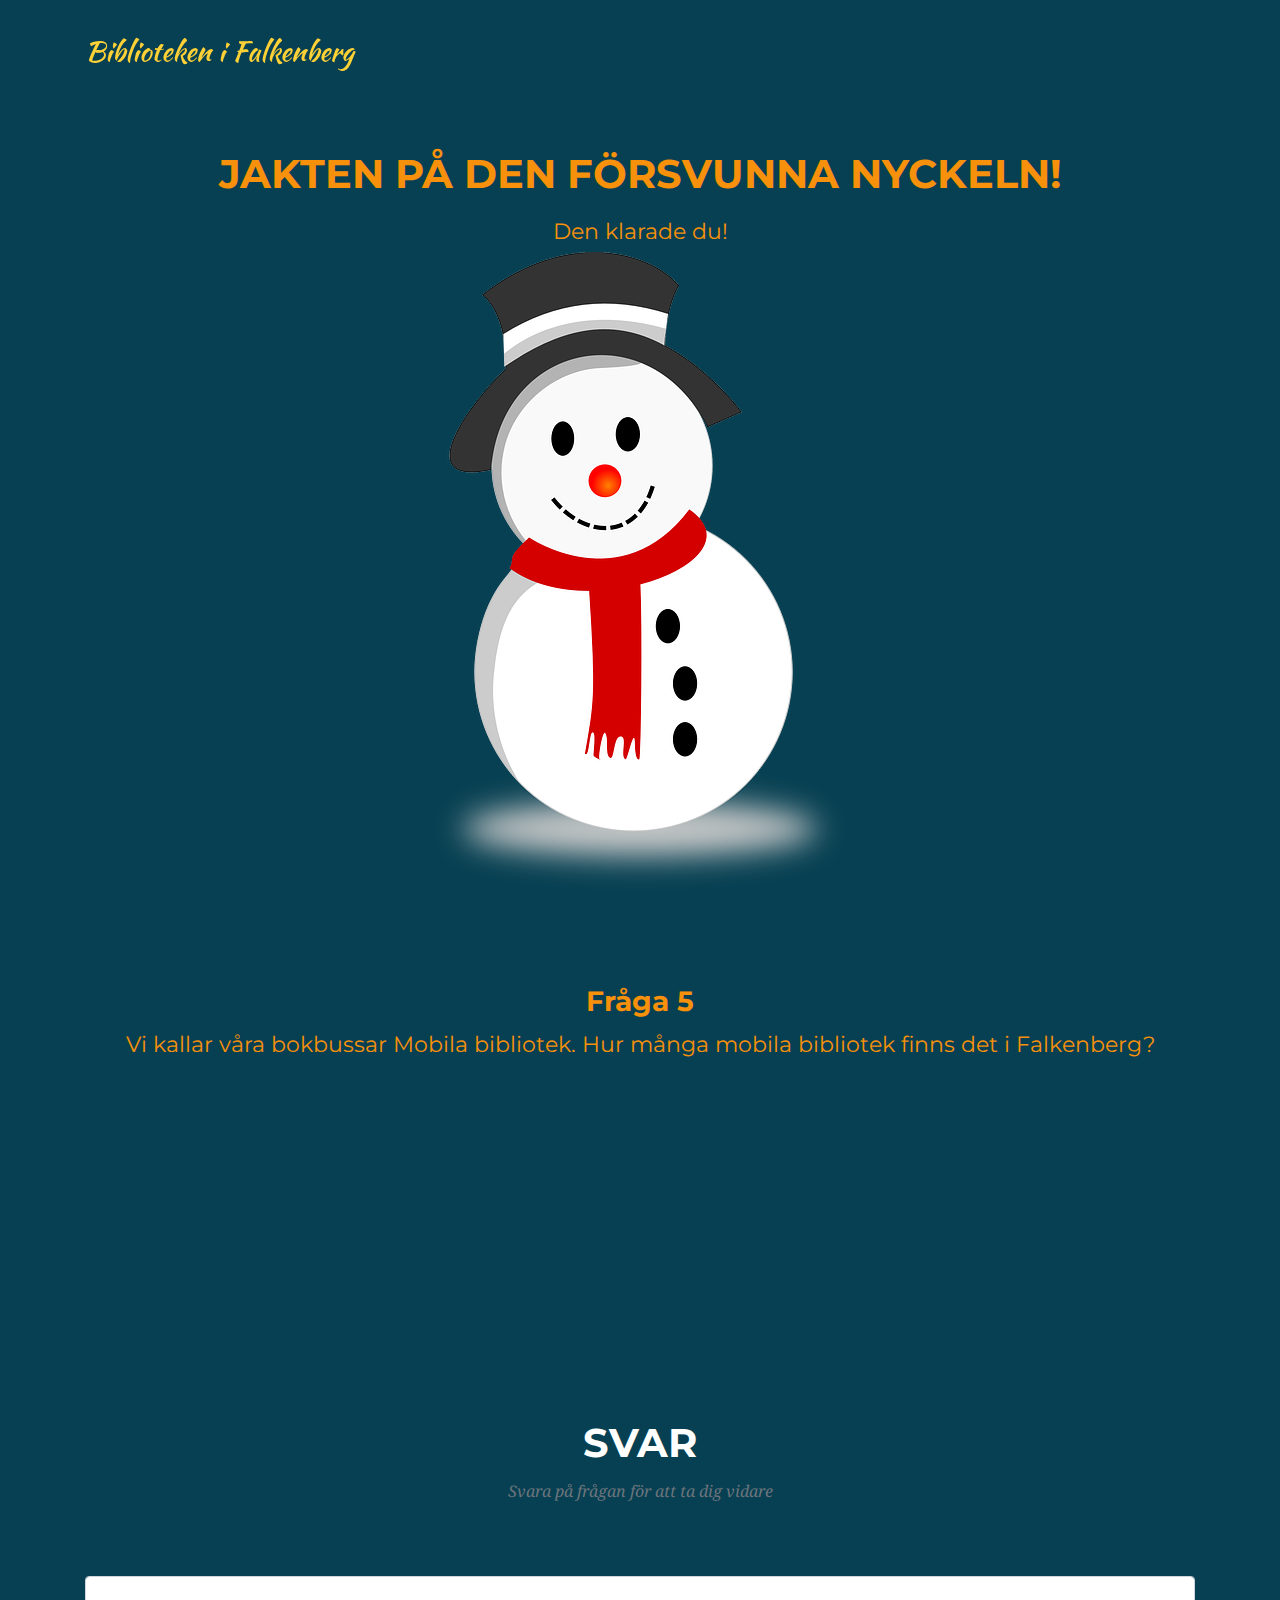
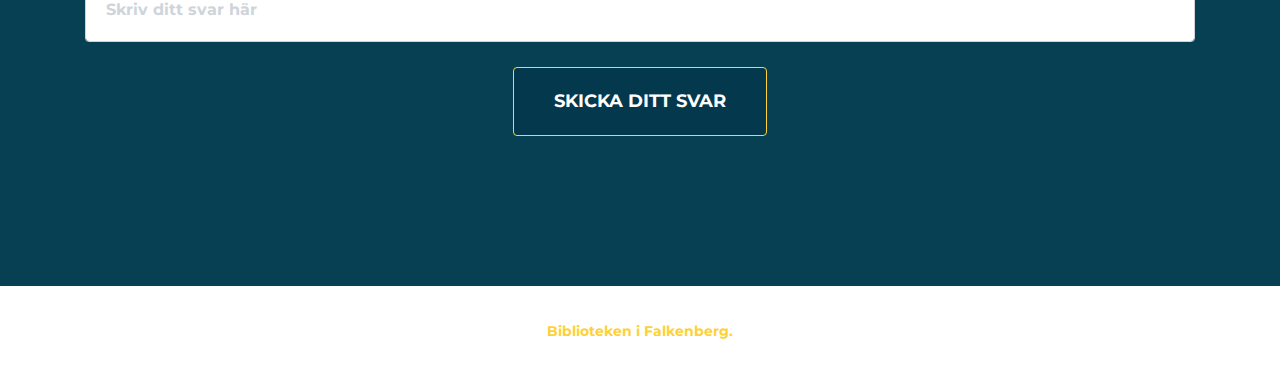
<file: 5.html>
<!--
SKAPA EN EGEN MALLSIDA FÖR UPPDRAG
==========================================================
Nu blir det lite repetition. Den sida hu hintills arbetet med 
introducerade jakten och hade därför lite speciellt innehåll.

Målet med den sida du arbetar med just nu är att skapa en
mall som du sedan kan kopiera till så många uppdrag du behöver.
Du behöver sedan ändra ett saker på varje sida.

1. Beskrivningen av uppdraget.
2. Uppgiftens nummer
3. Vad det rätta svaret är
4. Vilken sida som skall laddas om man svarar rätt.
-->

<!DOCTYPE html>
<html lang="sv">
  <head>
    <meta http-equiv="Content-Type" content="text/html; charset=UTF-8">
    <meta name="viewport" content="width=device-width, initial-scale=1, shrink-to-fit=no">
    <meta name="description" content="">
    <meta name="author" content="">

  <!--
  # Genom att ändra denna informationen nedan kan du ge jakten ett eget namn
  # EX: <title>Ett helt eget namn</title>
  # Informationen visas inte någonstans på webbsidan utan ändrar det namn som 
  # webbsidans flik/tabb har då du du surfar till sidan.
  # 
  -->
    <title>Jakten på den försvunna nyckeln!</title>

  <!--Filer som berättar hur sidan skall se ut laddas in. Här behöver vi inte ändra något-->
  
    <link href="vendor/bootstrap/css/bootstrap.min.css" rel="stylesheet">
    <link href="vendor/fontawesome-free/css/all.min.css" rel="stylesheet" type="text/css">
    <link href="https://fonts.googleapis.com/css?family=Montserrat:400,700" rel="stylesheet" type="text/css">
    <link href='https://fonts.googleapis.com/css?family=Kaushan+Script' rel='stylesheet' type='text/css'>
    <link href='https://fonts.googleapis.com/css?family=Droid+Serif:400,700,400italic,700italic' rel='stylesheet' type='text/css'>
    <link href='https://fonts.googleapis.com/css?family=Roboto+Slab:400,100,300,700' rel='stylesheet' type='text/css'>
    <link href="css/agency.min.css" rel="stylesheet">
    <link href="css/style.css" rel="stylesheet">
  </head>


  <body id="page-top">
  <!-- Denna del av koden berättar vad menyn skall innehålla -->
    <nav class="navbar navbar-expand-lg navbar-dark fixed-top" id="mainNav">
      <div class="container">
        <a class="navbar-brand js-scroll-trigger" href="#page-top">Biblioteken i Falkenberg</a>

        <button class="navbar-toggler navbar-toggler-right" type="button" data-toggle="collapse" data-target="#navbarResponsive" aria-controls="navbarResponsive" aria-expanded="false" aria-label="Toggle navigation">
          Menu
          <i class="fas fa-bars"></i>
        </button>
        <div class="collapse navbar-collapse" id="navbarResponsive">
          <ul class="navbar-nav text-uppercase ml-auto">
            

          </ul>
        </div>
      </div>
    </nav>

    <!--SLUT PÅ DELEN SOM BESKRIVER MENYN LÄNGST UPP-->

    <!-- DELEN SOM BESKRIVER FÖRSTA UPPDRAGET STARTAR -->
    <section id="services">
      <div class="container">
        <div class="row">
          <div class="col-lg-12 text-center">
            <!--Sidans största rubrik-->
            <h2 class="section-heading text-uppercase">Jakten på den försvunna nyckeln!</h2>

            <!--Bakgrunds information-->
            <h3></h3>

            <!--Eventuellt återkoppling gällande det tidigare uppdraget-->
            <p> 
              Den klarade du!<br/>  <img src="./img/snögubbe.png">
              <br />
              <br/> 
              <br/> 
            </p>

            <!--Uppgiftens nummer-->
            <h3>Fråga  5</h3>
            <!--Vilket är uppdraget?-->
            <p>
              Vi kallar våra bokbussar Mobila bibliotek. Hur många mobila bibliotek finns det i Falkenberg?<br/> 
              <br/> 
               

            <!--Ibland kanske du vill lägga till en bild i beskrivningen.
            I så fall läger du in bilden i katalogen img.
            Du lägger sedan in följande kod för att berätta att en bild skall visas.
            Men ersätter bildensnamn med det namn din bild och det filformat din bild har.

            EX:
            <img src="./img/bildensnamn.filformat">
            T.ex: <img src="./img/coolbild.jpeg">
            -->
            </p>
          </div>
        </div>
      </div>
    </section>

 
<!-- DELEN DÄR MAN MATAR IN SITT SVAR STARTAR -->
    <section id="contact">
      <div class="container">
        <div class="row">
          <div class="col-lg-12 text-center">
            <h2 class="section-heading text-uppercase">Svar</h2>
            <h3 class="section-subheading text-muted">Svara på frågan för att ta dig vidare</h3>
          </div>
        </div>
        <div class="row">
          <div class="col-lg-12">

      <!--VILKEN SIDA SKALL LADDAS OM MAN SKRIVIT IN RÄTT SVAR
      Du behöver här berätta vilken sida som skall laddas om man löser uppdraget.
      Just nu är det sidan som heter 2.html som skall laddas.
      Om vi istället skulle arbeta med uppdrag 2 just så och ändra i filen 2.html skulle vi då alltså
      istället låta det stå 3.html eftersom det då är den sidan som borde laddas.
      Om detta är sista uppdraget i din jakt skriver du in klar.html

      Vi kan fortsätta på detta viset och lägga till nya sidor tills dess att vi skapat
      så många uppdrag vi vill.
      -->
            <form id="contactForm" name="sentMessage" novalidate="novalidate" 
            action="./6.html" 
            onsubmit="return validateForm()" autocomplete="off">
              <div class="row">
                <div class="col-md-12">
                  <div class="form-group">
                    <input class="form-control" id="answer" type="text" placeholder="Skriv ditt svar här" required="required" data-validation-required-message="Rutan får inte vara tom">
                    <p class="help-block text-danger"></p>
                  </div>
                  
                <div class="col-lg-12 text-center">
                  <div id="success"></div>
                  <button id="sendMessageButton" class="btn btn-primary btn-xl text-uppercase" type="submit">Skicka ditt svar</button>
                </div>
              </div>
            
          </div></form>
        </div>
      </div>
    </div></section>

    <!-- DENNA DEL BESKRIVER INFORMATIONEN SOM VISAS LÄNGST NER PÅ SIDAN -->
    <footer>
      <div class="container">
        <div class="row">
          <div class="col-md-12">
            <span class="copyright">
              <a href="https://bibliotek.falkenberg.se/web/arena#/" style="font-weight: bold">
                  Biblioteken i Falkenberg.
              </a>
            </span>
          </div>
          
        </div>
      </div>
    </footer>

    <!-- Filer som denna mall använder läses in -->
    <script src="vendor/jquery/jquery.min.js"></script>
    <script src="vendor/bootstrap/js/bootstrap.bundle.min.js"></script>
    <script src="vendor/jquery-easing/jquery.easing.min.js"></script>
    <script src="js/agency.min.js"></script>
    <script src="js/agency.min.js"></script>

    <!--I DENNA DEL BERÄTTAR DU VAD SOM ÄR RÄTT SVAR-->
    <script>
    function validateForm() {

      //Det använder skriver i rutan hämtas in och sparas i en variabel som heter answer.
      var answer = document.forms["contactForm"]["answer"].value.toLowerCase();
      
      /*Genom att ändra det som står mellan dessa tecken "" kan du välja vad som är rätt svar 
      Viktigt! Skriv svaret med små bokstäver.

      EX: if (answer == "mittsvar")

      Om man nu skriver in mittsvar i rutan kommer man vidare.
      
      Finns det fler än ett rätt svar? 

      Genom att lägga till följande tecken || (markera texten och kopiera 
      eller tryck alt-gr samtidigt som du trycker på tangenten till höger om shift)
      så kan du lägga till fler alternativ som är rätt.

      EX: Med två räta svar

       if (answer == "svar1" || answer == "svar2" )
      
      EX: Med tre rätta svar

      if (answer == "svar1" || answer == "svar2" answer == "svar3" )

      */

      if (answer == "2") {
          return true;
      }else{
        document.getElementById("answer").value ="";
        document.getElementById("answer").setAttribute("placeholder","Det var tyvärr fel svar, försök igen!");
        return false;
      }
    }
  </script>

  <!--GRATTIS Du har nu gjort uppdrag nummer två!
  Du har nu skapat en mall för en uppdragssida att utgå från.
  Vill du t.ex. skapa en teknikjakt med kan du kopiera 
  dokument och döpa kopian till 3.html. Du kan sedan upprepa samma tillvägagångssätt
  fler gånger och du vill skapa en jakt med fler uppdrag.

  3.html

  Du går sedan igenom dessa kopior på samma vis som detta dokument.


  Så avslutar du jakten.

  Du avslutar jakten genom att säga att man skall hamna på sidan
  klar.html om man skriver in rätt svar.

  EX: 
            action="./klar.html" 

  Du hittar fler instruktioner här ovan under delen som heter
  VILKEN SIDA SKALL LADDAS OM SKRIVIT IN RÄTT SVAR
  -->
</body>
</html>
</file>
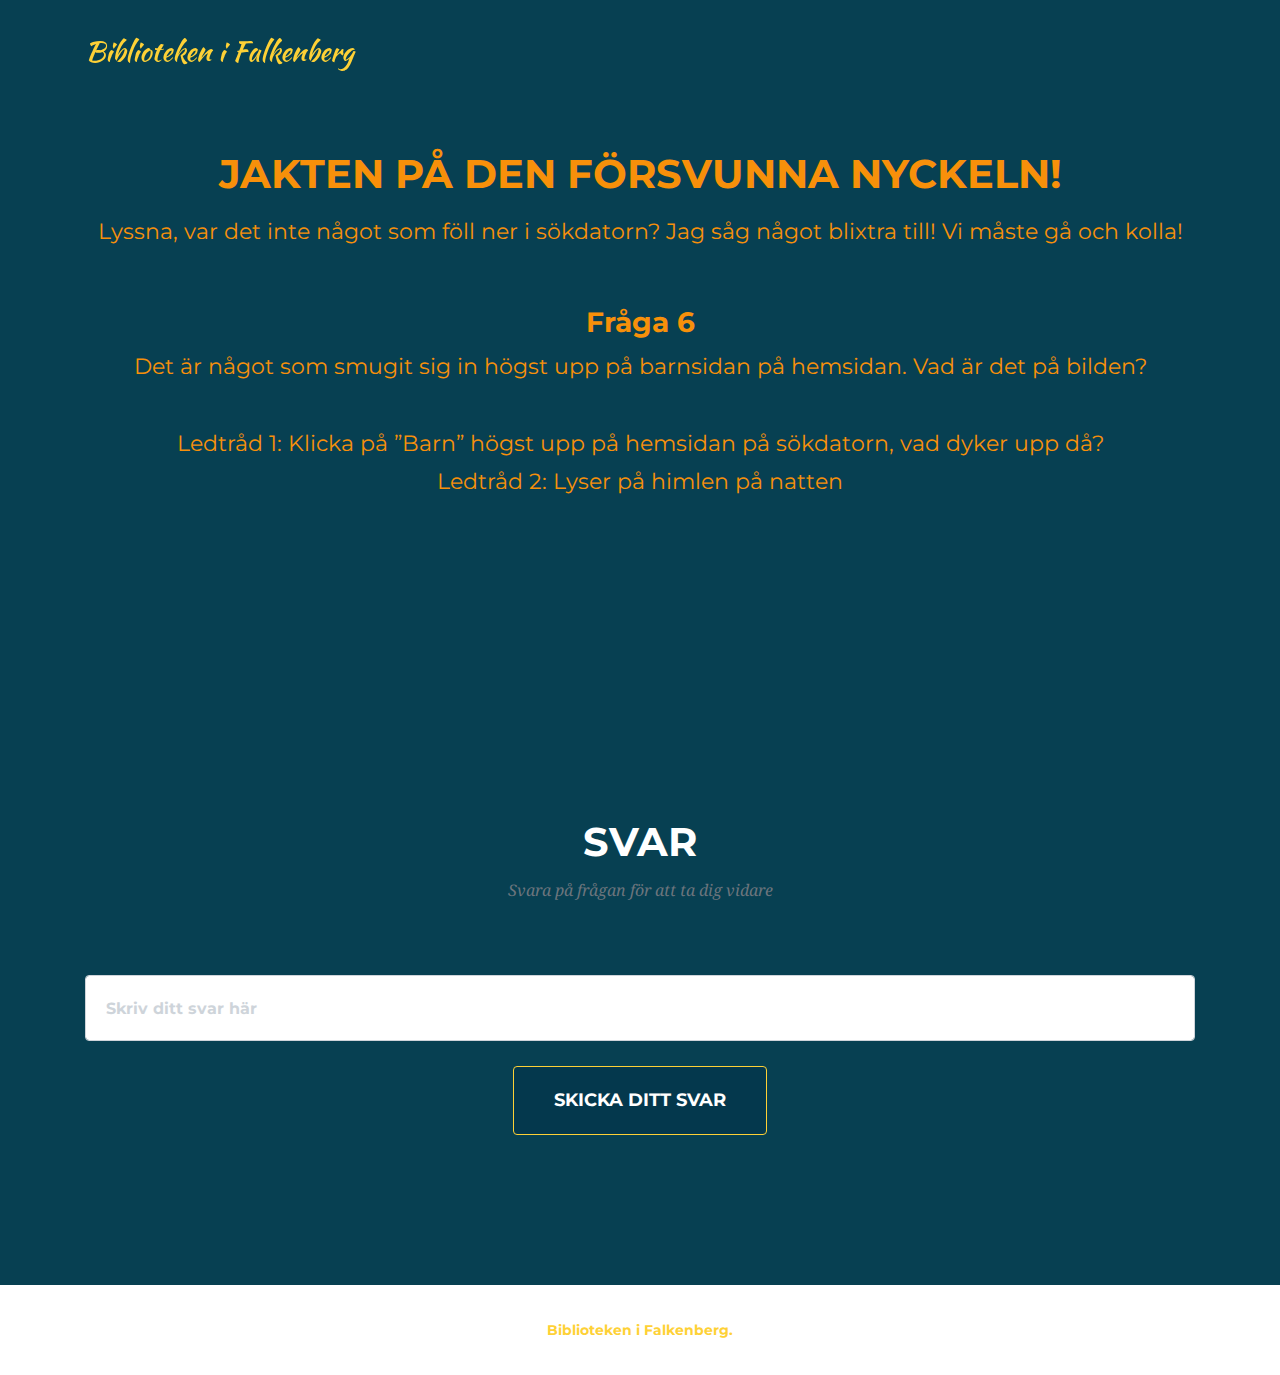
<file: 6.html>
<!--
SKAPA EN EGEN MALLSIDA FÖR UPPDRAG
==========================================================
Nu blir det lite repetition. Den sida hu hintills arbetet med 
introducerade jakten och hade därför lite speciellt innehåll.

Målet med den sida du arbetar med just nu är att skapa en
mall som du sedan kan kopiera till så många uppdrag du behöver.
Du behöver sedan ändra ett saker på varje sida.

1. Beskrivningen av uppdraget.
2. Uppgiftens nummer
3. Vad det rätta svaret är
4. Vilken sida som skall laddas om man svarar rätt.
-->

<!DOCTYPE html>
<html lang="sv">
  <head>
    <meta http-equiv="Content-Type" content="text/html; charset=UTF-8">
    <meta name="viewport" content="width=device-width, initial-scale=1, shrink-to-fit=no">
    <meta name="description" content="">
    <meta name="author" content="">

  <!--
  # Genom att ändra denna informationen nedan kan du ge jakten ett eget namn
  # EX: <title>Ett helt eget namn</title>
  # Informationen visas inte någonstans på webbsidan utan ändrar det namn som 
  # webbsidans flik/tabb har då du du surfar till sidan.
  # 
  -->
    <title>Jakten på den försvunna nyckeln!</title>

  <!--Filer som berättar hur sidan skall se ut laddas in. Här behöver vi inte ändra något-->
  
    <link href="vendor/bootstrap/css/bootstrap.min.css" rel="stylesheet">
    <link href="vendor/fontawesome-free/css/all.min.css" rel="stylesheet" type="text/css">
    <link href="https://fonts.googleapis.com/css?family=Montserrat:400,700" rel="stylesheet" type="text/css">
    <link href='https://fonts.googleapis.com/css?family=Kaushan+Script' rel='stylesheet' type='text/css'>
    <link href='https://fonts.googleapis.com/css?family=Droid+Serif:400,700,400italic,700italic' rel='stylesheet' type='text/css'>
    <link href='https://fonts.googleapis.com/css?family=Roboto+Slab:400,100,300,700' rel='stylesheet' type='text/css'>
    <link href="css/agency.min.css" rel="stylesheet">
    <link href="css/style.css" rel="stylesheet">
  </head>


  <body id="page-top">
  <!-- Denna del av koden berättar vad menyn skall innehålla -->
    <nav class="navbar navbar-expand-lg navbar-dark fixed-top" id="mainNav">
      <div class="container">
        <a class="navbar-brand js-scroll-trigger" href="#page-top">Biblioteken i Falkenberg</a>

        <button class="navbar-toggler navbar-toggler-right" type="button" data-toggle="collapse" data-target="#navbarResponsive" aria-controls="navbarResponsive" aria-expanded="false" aria-label="Toggle navigation">
          Menu
          <i class="fas fa-bars"></i>
        </button>
        <div class="collapse navbar-collapse" id="navbarResponsive">
          <ul class="navbar-nav text-uppercase ml-auto">
            

          </ul>
        </div>
      </div>
    </nav>

    <!--SLUT PÅ DELEN SOM BESKRIVER MENYN LÄNGST UPP-->

    <!-- DELEN SOM BESKRIVER FÖRSTA UPPDRAGET STARTAR -->
    <section id="services">
      <div class="container">
        <div class="row">
          <div class="col-lg-12 text-center">
            <!--Sidans största rubrik-->
            <h2 class="section-heading text-uppercase">Jakten på den försvunna nyckeln!</h2>

            <!--Bakgrunds information-->
            <h3></h3>

            <!--Eventuellt återkoppling gällande det tidigare uppdraget-->
            <p> Lyssna, var det inte något som föll ner i sökdatorn? Jag såg något blixtra till! Vi måste gå och kolla!
                 <br/>   
              <br/>   
            
            </p>

            <!--Uppgiftens nummer-->
            <h3>Fråga  6</h3>
            <!--Vilket är uppdraget?-->
            <p>
              Det är något som smugit sig in högst upp på barnsidan på hemsidan. Vad är det på bilden?  <br/> 
              <br/> 
              Ledtråd 1: Klicka på ”Barn” högst upp på hemsidan på sökdatorn, vad dyker upp då? <br/>
              Ledtråd 2: Lyser på himlen på natten


            <!--Ibland kanske du vill lägga till en bild i beskrivningen.
            I så fall läger du in bilden i katalogen img.
            Du lägger sedan in följande kod för att berätta att en bild skall visas.
            Men ersätter bildensnamn med det namn din bild och det filformat din bild har.

            EX:
            <img src="./img/bildensnamn.filformat">
            T.ex: <img src="./img/coolbild.jpeg">
            -->
            </p>
          </div>
        </div>
      </div>
    </section>

 
<!-- DELEN DÄR MAN MATAR IN SITT SVAR STARTAR -->
    <section id="contact">
      <div class="container">
        <div class="row">
          <div class="col-lg-12 text-center">
            <h2 class="section-heading text-uppercase">Svar</h2>
            <h3 class="section-subheading text-muted">Svara på frågan för att ta dig vidare</h3>
          </div>
        </div>
        <div class="row">
          <div class="col-lg-12">

      <!--VILKEN SIDA SKALL LADDAS OM MAN SKRIVIT IN RÄTT SVAR
      Du behöver här berätta vilken sida som skall laddas om man löser uppdraget.
      Just nu är det sidan som heter 2.html som skall laddas.
      Om vi istället skulle arbeta med uppdrag 2 just så och ändra i filen 2.html skulle vi då alltså
      istället låta det stå 3.html eftersom det då är den sidan som borde laddas.
      Om detta är sista uppdraget i din jakt skriver du in klar.html

      Vi kan fortsätta på detta viset och lägga till nya sidor tills dess att vi skapat
      så många uppdrag vi vill.
      -->
            <form id="contactForm" name="sentMessage" novalidate="novalidate" 
            action="./7.html" 
            onsubmit="return validateForm()" autocomplete="off">
              <div class="row">
                <div class="col-md-12">
                  <div class="form-group">
                    <input class="form-control" id="answer" type="text" placeholder="Skriv ditt svar här" required="required" data-validation-required-message="Rutan får inte vara tom">
                    <p class="help-block text-danger"></p>
                  </div>
                  
                <div class="col-lg-12 text-center">
                  <div id="success"></div>
                  <button id="sendMessageButton" class="btn btn-primary btn-xl text-uppercase" type="submit">Skicka ditt svar</button>
                </div>
              </div>
            
          </div></form>
        </div>
      </div>
    </div></section>

    <!-- DENNA DEL BESKRIVER INFORMATIONEN SOM VISAS LÄNGST NER PÅ SIDAN -->
    <footer>
      <div class="container">
        <div class="row">
          <div class="col-md-12">
            <span class="copyright">
              <a href="https://bibliotek.falkenberg.se/web/arena#/" style="font-weight: bold">
                  Biblioteken i Falkenberg.
              </a>
            </span>
          </div>
          
        </div>
      </div>
    </footer>

    <!-- Filer som denna mall använder läses in -->
    <script src="vendor/jquery/jquery.min.js"></script>
    <script src="vendor/bootstrap/js/bootstrap.bundle.min.js"></script>
    <script src="vendor/jquery-easing/jquery.easing.min.js"></script>
    <script src="js/agency.min.js"></script>
    <script src="js/agency.min.js"></script>

    <!--I DENNA DEL BERÄTTAR DU VAD SOM ÄR RÄTT SVAR-->
    <script>
    function validateForm() {

      //Det använder skriver i rutan hämtas in och sparas i en variabel som heter answer.
      var answer = document.forms["contactForm"]["answer"].value.toLowerCase();
      
      /*Genom att ändra det som står mellan dessa tecken "" kan du välja vad som är rätt svar 
      Viktigt! Skriv svaret med små bokstäver.

      EX: if (answer == "mittsvar")

      Om man nu skriver in mittsvar i rutan kommer man vidare.
      
      Finns det fler än ett rätt svar? 

      Genom att lägga till följande tecken || (markera texten och kopiera 
      eller tryck alt-gr samtidigt som du trycker på tangenten till höger om shift)
      så kan du lägga till fler alternativ som är rätt.

      EX: Med två räta svar

       if (answer == "svar1" || answer == "svar2" )
      
      EX: Med tre rätta svar

      if (answer == "svar1" || answer == "svar2" answer == "svar3" )

      */

      if (answer == "stjärna" || answer == "en stjärna") {
          return true;
      }else{
        document.getElementById("answer").value ="";
        document.getElementById("answer").setAttribute("placeholder","Det var tyvärr fel svar, försök igen!");
        return false;
      }
    }
  </script>

  <!--GRATTIS Du har nu gjort uppdrag nummer två!
  Du har nu skapat en mall för en uppdragssida att utgå från.
  Vill du t.ex. skapa en teknikjakt med kan du kopiera 
  dokument och döpa kopian till 3.html. Du kan sedan upprepa samma tillvägagångssätt
  fler gånger och du vill skapa en jakt med fler uppdrag.

  3.html

  Du går sedan igenom dessa kopior på samma vis som detta dokument.


  Så avslutar du jakten.

  Du avslutar jakten genom att säga att man skall hamna på sidan
  klar.html om man skriver in rätt svar.

  EX: 
            action="./klar.html" 

  Du hittar fler instruktioner här ovan under delen som heter
  VILKEN SIDA SKALL LADDAS OM SKRIVIT IN RÄTT SVAR
  -->
</body>
</html>
</file>
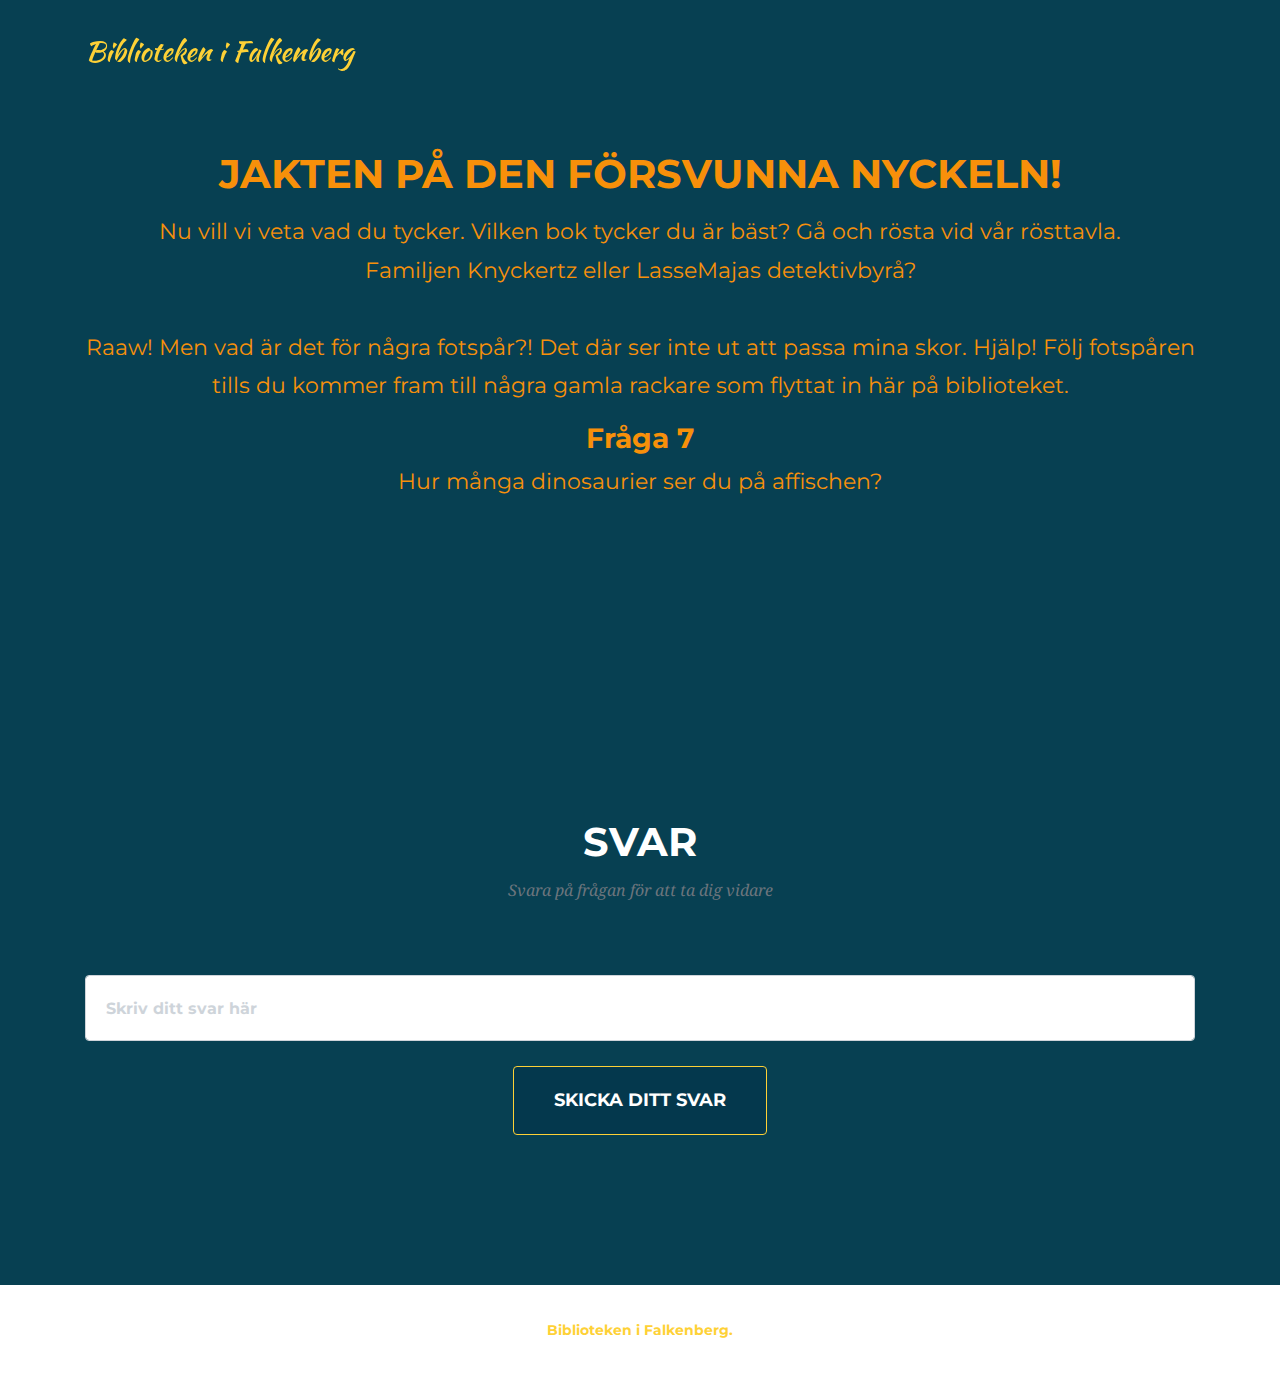
<file: 7.html>
<!--
SKAPA EN EGEN MALLSIDA FÖR UPPDRAG
==========================================================
Nu blir det lite repetition. Den sida hu hintills arbetet med 
introducerade jakten och hade därför lite speciellt innehåll.

Målet med den sida du arbetar med just nu är att skapa en
mall som du sedan kan kopiera till så många uppdrag du behöver.
Du behöver sedan ändra ett saker på varje sida.

1. Beskrivningen av uppdraget.
2. Uppgiftens nummer
3. Vad det rätta svaret är
4. Vilken sida som skall laddas om man svarar rätt.
-->

<!DOCTYPE html>
<html lang="sv">
  <head>
    <meta http-equiv="Content-Type" content="text/html; charset=UTF-8">
    <meta name="viewport" content="width=device-width, initial-scale=1, shrink-to-fit=no">
    <meta name="description" content="">
    <meta name="author" content="">

  <!--
  # Genom att ändra denna informationen nedan kan du ge jakten ett eget namn
  # EX: <title>Ett helt eget namn</title>
  # Informationen visas inte någonstans på webbsidan utan ändrar det namn som 
  # webbsidans flik/tabb har då du du surfar till sidan.
  # 
  -->
    <title>Jakten på den försvunna nyckeln!</title>

  <!--Filer som berättar hur sidan skall se ut laddas in. Här behöver vi inte ändra något-->
  
    <link href="vendor/bootstrap/css/bootstrap.min.css" rel="stylesheet">
    <link href="vendor/fontawesome-free/css/all.min.css" rel="stylesheet" type="text/css">
    <link href="https://fonts.googleapis.com/css?family=Montserrat:400,700" rel="stylesheet" type="text/css">
    <link href='https://fonts.googleapis.com/css?family=Kaushan+Script' rel='stylesheet' type='text/css'>
    <link href='https://fonts.googleapis.com/css?family=Droid+Serif:400,700,400italic,700italic' rel='stylesheet' type='text/css'>
    <link href='https://fonts.googleapis.com/css?family=Roboto+Slab:400,100,300,700' rel='stylesheet' type='text/css'>
    <link href="css/agency.min.css" rel="stylesheet">
    <link href="css/style.css" rel="stylesheet">
  </head>


  <body id="page-top">
  <!-- Denna del av koden berättar vad menyn skall innehålla -->
    <nav class="navbar navbar-expand-lg navbar-dark fixed-top" id="mainNav">
      <div class="container">
        <a class="navbar-brand js-scroll-trigger" href="#page-top">Biblioteken i Falkenberg</a>

        <button class="navbar-toggler navbar-toggler-right" type="button" data-toggle="collapse" data-target="#navbarResponsive" aria-controls="navbarResponsive" aria-expanded="false" aria-label="Toggle navigation">
          Menu
          <i class="fas fa-bars"></i>
        </button>
        <div class="collapse navbar-collapse" id="navbarResponsive">
          <ul class="navbar-nav text-uppercase ml-auto">
            

          </ul>
        </div>
      </div>
    </nav>

    <!--SLUT PÅ DELEN SOM BESKRIVER MENYN LÄNGST UPP-->

    <!-- DELEN SOM BESKRIVER FÖRSTA UPPDRAGET STARTAR -->
    <section id="services">
      <div class="container">
        <div class="row">
          <div class="col-lg-12 text-center">
            <!--Sidans största rubrik-->
            <h2 class="section-heading text-uppercase">Jakten på den försvunna nyckeln!</h2>

            <!--Bakgrunds information-->
            <h3></h3>

            <!--Eventuellt återkoppling gällande det tidigare uppdraget-->
            <p> Nu vill vi veta vad du tycker. Vilken bok tycker du är bäst? Gå och rösta vid vår rösttavla. <br/> 
              Familjen Knyckertz eller LasseMajas detektivbyrå? 
              <br/> 
              <br/> 
              Raaw! Men vad är det för några fotspår?! Det där ser inte ut att passa mina skor. Hjälp! Följ fotspåren tills du kommer fram till några gamla rackare som flyttat in här på biblioteket.
                          
              <br/> 
            </p>

            <!--Uppgiftens nummer-->
            <h3>Fråga  7</h3>
            <!--Vilket är uppdraget?-->
            <p>
              Hur många dinosaurier ser du på affischen? 

            <!--Ibland kanske du vill lägga till en bild i beskrivningen.
            I så fall läger du in bilden i katalogen img.
            Du lägger sedan in följande kod för att berätta att en bild skall visas.
            Men ersätter bildensnamn med det namn din bild och det filformat din bild har.

            EX:
            <img src="./img/bildensnamn.filformat">
            T.ex: <img src="./img/coolbild.jpeg">
            -->
            </p>
          </div>
        </div>
      </div>
    </section>

 
<!-- DELEN DÄR MAN MATAR IN SITT SVAR STARTAR -->
    <section id="contact">
      <div class="container">
        <div class="row">
          <div class="col-lg-12 text-center">
            <h2 class="section-heading text-uppercase">Svar</h2>
            <h3 class="section-subheading text-muted">Svara på frågan för att ta dig vidare</h3>
          </div>
        </div>
        <div class="row">
          <div class="col-lg-12">

      <!--VILKEN SIDA SKALL LADDAS OM MAN SKRIVIT IN RÄTT SVAR
      Du behöver här berätta vilken sida som skall laddas om man löser uppdraget.
      Just nu är det sidan som heter 2.html som skall laddas.
      Om vi istället skulle arbeta med uppdrag 2 just så och ändra i filen 2.html skulle vi då alltså
      istället låta det stå 3.html eftersom det då är den sidan som borde laddas.
      Om detta är sista uppdraget i din jakt skriver du in klar.html

      Vi kan fortsätta på detta viset och lägga till nya sidor tills dess att vi skapat
      så många uppdrag vi vill.
      -->
            <form id="contactForm" name="sentMessage" novalidate="novalidate" 
            action="./klar.html" 
            onsubmit="return validateForm()" autocomplete="off">
              <div class="row">
                <div class="col-md-12">
                  <div class="form-group">
                    <input class="form-control" id="answer" type="text" placeholder="Skriv ditt svar här" required="required" data-validation-required-message="Rutan får inte vara tom">
                    <p class="help-block text-danger"></p>
                  </div>
                  
                <div class="col-lg-12 text-center">
                  <div id="success"></div>
                  <button id="sendMessageButton" class="btn btn-primary btn-xl text-uppercase" type="submit">Skicka ditt svar</button>
                </div>
              </div>
            
          </div></form>
        </div>
      </div>
    </div></section>

    <!-- DENNA DEL BESKRIVER INFORMATIONEN SOM VISAS LÄNGST NER PÅ SIDAN -->
    <footer>
      <div class="container">
        <div class="row">
          <div class="col-md-12">
            <span class="copyright">
              <a href="https://bibliotek.falkenberg.se/web/arena#/" style="font-weight: bold">
                  Biblioteken i Falkenberg.
              </a>
            </span>
          </div>
          
        </div>
      </div>
    </footer>

    <!-- Filer som denna mall använder läses in -->
    <script src="vendor/jquery/jquery.min.js"></script>
    <script src="vendor/bootstrap/js/bootstrap.bundle.min.js"></script>
    <script src="vendor/jquery-easing/jquery.easing.min.js"></script>
    <script src="js/agency.min.js"></script>
    <script src="js/agency.min.js"></script>

    <!--I DENNA DEL BERÄTTAR DU VAD SOM ÄR RÄTT SVAR-->
    <script>
    function validateForm() {

      //Det använder skriver i rutan hämtas in och sparas i en variabel som heter answer.
      var answer = document.forms["contactForm"]["answer"].value.toLowerCase();
      
      /*Genom att ändra det som står mellan dessa tecken "" kan du välja vad som är rätt svar 
      Viktigt! Skriv svaret med små bokstäver.

      EX: if (answer == "mittsvar")

      Om man nu skriver in mittsvar i rutan kommer man vidare.
      
      Finns det fler än ett rätt svar? 

      Genom att lägga till följande tecken || (markera texten och kopiera 
      eller tryck alt-gr samtidigt som du trycker på tangenten till höger om shift)
      så kan du lägga till fler alternativ som är rätt.

      EX: Med två räta svar

       if (answer == "svar1" || answer == "svar2" )
      
      EX: Med tre rätta svar

      if (answer == "svar1" || answer == "svar2" answer == "svar3" )

      */

      if (answer == "11") {
          return true;
      }else{
        document.getElementById("answer").value ="";
        document.getElementById("answer").setAttribute("placeholder","Det var tyvärr fel svar, försök igen!");
        return false;
      }
    }
  </script>

  <!--GRATTIS Du har nu gjort uppdrag nummer två!
  Du har nu skapat en mall för en uppdragssida att utgå från.
  Vill du t.ex. skapa en teknikjakt med kan du kopiera 
  dokument och döpa kopian till 3.html. Du kan sedan upprepa samma tillvägagångssätt
  fler gånger och du vill skapa en jakt med fler uppdrag.

  3.html

  Du går sedan igenom dessa kopior på samma vis som detta dokument.


  Så avslutar du jakten.

  Du avslutar jakten genom att säga att man skall hamna på sidan
  klar.html om man skriver in rätt svar.

  EX: 
            action="./klar.html" 

  Du hittar fler instruktioner här ovan under delen som heter
  VILKEN SIDA SKALL LADDAS OM SKRIVIT IN RÄTT SVAR
  -->
</body>
</html>
</file>
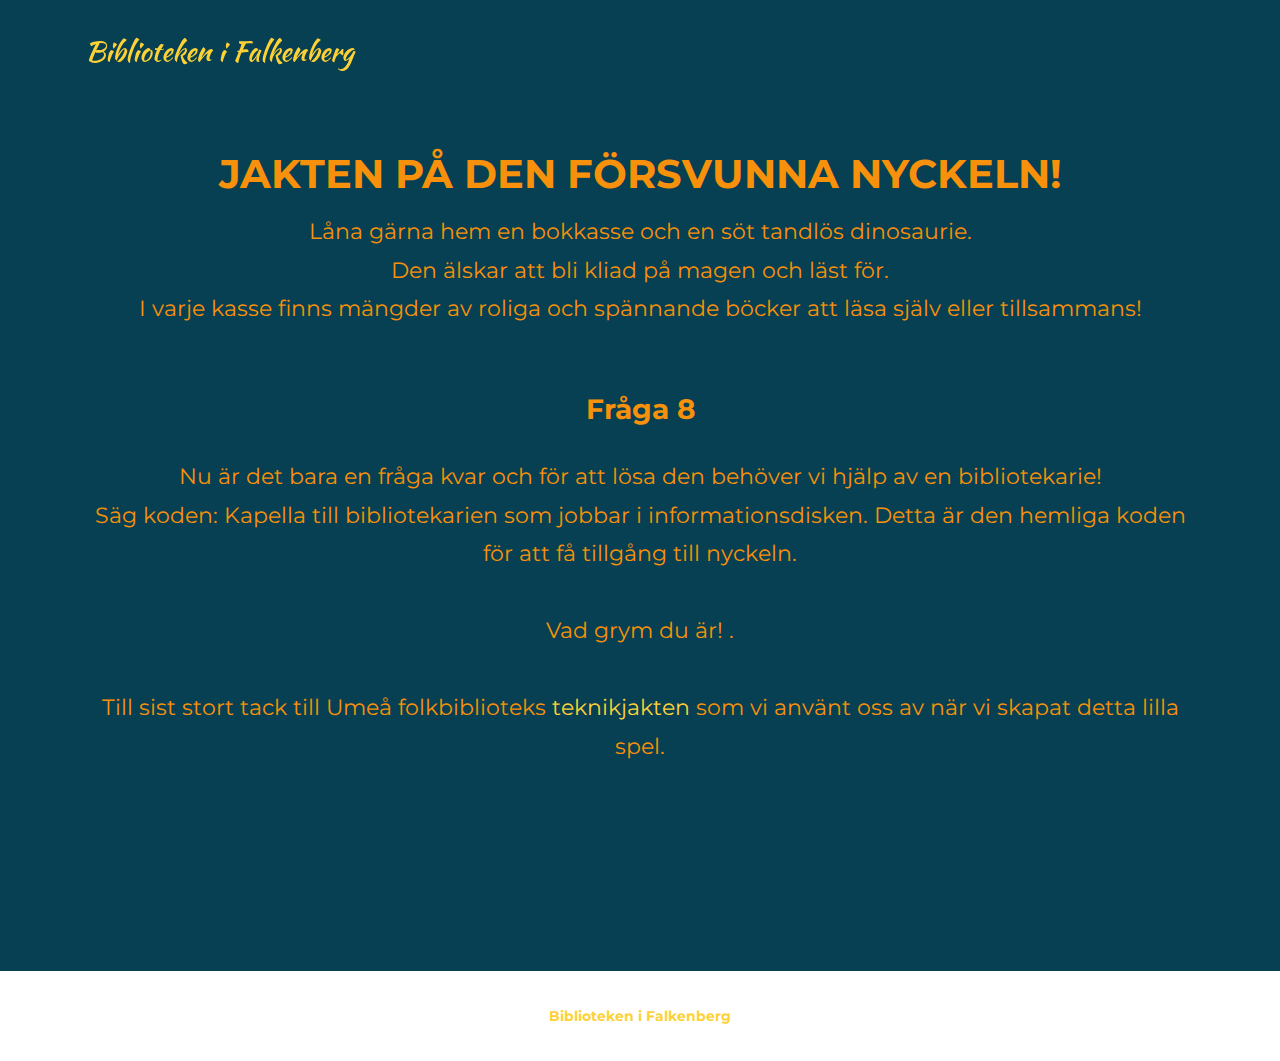
<file: klar.html>
﻿<!DOCTYPE html>
<!--
AVSLUTA DIN TEKNIKJAKT
==========================================================
Nu blir det också repetition. Vissa delar behöver du fylla i igen.
Du kommer sedan att få skriva in den text som visas då deltagaren klarat jakten.
-->
<html lang="sv">
  <head>
    <meta charset="utf-8">
    <meta name="viewport" content="width=device-width, initial-scale=1, shrink-to-fit=no">
    <meta name="description" content="">
    <meta name="author" content="">

    <!--
    # Genom att ändra denna informationen nedan kan du ge jakten ett eget namn
    # EX: <title>Ett helt eget namn</title>
    # Informationen visas inte någonstans på webbsidan utan ändrar det namn som 
    # webbsidans flik/tabb har då du du surfar till sidan.
    # 
    -->
    <title>Jakten på den försvunna nyckeln!</title>

  <!--Filer som berättar hur sidan skall se ut laddas in. Här behöver vi inte ändra något-->
  
    <link href="vendor/bootstrap/css/bootstrap.min.css" rel="stylesheet">
    <link href="vendor/fontawesome-free/css/all.min.css" rel="stylesheet" type="text/css">
    <link href="https://fonts.googleapis.com/css?family=Montserrat:400,700" rel="stylesheet" type="text/css">
    <link href='https://fonts.googleapis.com/css?family=Kaushan+Script' rel='stylesheet' type='text/css'>
    <link href='https://fonts.googleapis.com/css?family=Droid+Serif:400,700,400italic,700italic' rel='stylesheet' type='text/css'>
    <link href='https://fonts.googleapis.com/css?family=Roboto+Slab:400,100,300,700' rel='stylesheet' type='text/css'>
    <link href="css/agency.min.css" rel="stylesheet">
    <link href="css/style.css" rel="stylesheet">
  </head>


  <body id="page-top">
  <!-- Denna del av koden berättar vad menyn skall innehålla -->
    <nav class="navbar navbar-expand-lg navbar-dark fixed-top" id="mainNav">
      <div class="container">
        <a class="navbar-brand js-scroll-trigger" href="#page-top">Biblioteken i Falkenberg</a>
        <button class="navbar-toggler navbar-toggler-right" type="button" data-toggle="collapse" data-target="#navbarResponsive" aria-controls="navbarResponsive" aria-expanded="false" aria-label="Toggle navigation">
          Menu
          <i class="fas fa-bars"></i>
        </button>
        <div class="collapse navbar-collapse" id="navbarResponsive">
          
            </li> 

          </ul>
        </div>
      </div>
    </nav>

    <!--SLUT PÅ DELEN SOM BESKRIVER MENYN LÄNGST UPP-->
    
    <!--HÄR SKRIVER DU IN TEXTEN SOM VISAS NÄR DELTAGAREN HAR KLARAT JAKTEN-->
    <section id="services">
      <div class="container">
        <div class="row">
          <div class="col-lg-12 text-center">
            <h2 class="section-heading text-uppercase">Jakten på den försvunna nyckeln!</h2>

            <p>Låna gärna hem en bokkasse och en söt tandlös dinosaurie. <br/>
              Den älskar att bli kliad på magen och läst för. <br/>
              I varje kasse finns mängder av roliga och spännande böcker att läsa själv eller tillsammans! <br/></p>
              <br/>
              <br/>
              <h3>Fråga  8</h3> <br/>
              <p> Nu är det bara en fråga kvar och för att lösa den behöver vi hjälp av en bibliotekarie! <br/>
              Säg koden: Kapella till bibliotekarien som jobbar i informationsdisken. Detta är den hemliga koden för att få tillgång till nyckeln. 
              <br/>
              <br/>
              Vad grym du är! 
              .<br/>
              <br/>
              Till sist stort tack till Umeå folkbiblioteks <a href="http://www.itbib.se/teknikjakten/index.html">teknikjakten</a> som vi använt oss av när vi skapat detta lilla spel. <br/>
              <br/> 

            
            </p>
          </div>
        </div>
      </div>
    </section>

        <!-- Footer -->
    <footer>
      <div class="container">
        <div class="row">
          <div class="col-md-12">
            <span class="copyright">
              <a href="https://bibliotek.falkenberg.se/web/arena" style="font-weight: bold">
                  Biblioteken i Falkenberg
              </a>
            </span>
          </div>
          
        </div>
      </div>
    </footer>



    <script src="vendor/jquery/jquery.min.js"></script>
    <script src="vendor/bootstrap/js/bootstrap.bundle.min.js"></script>
    <script src="vendor/jquery-easing/jquery.easing.min.js"></script>
    <script src="js/agency.min.js"></script>
    <script src="js/agency.min.js"></script>

  </body>

</html>
</file>
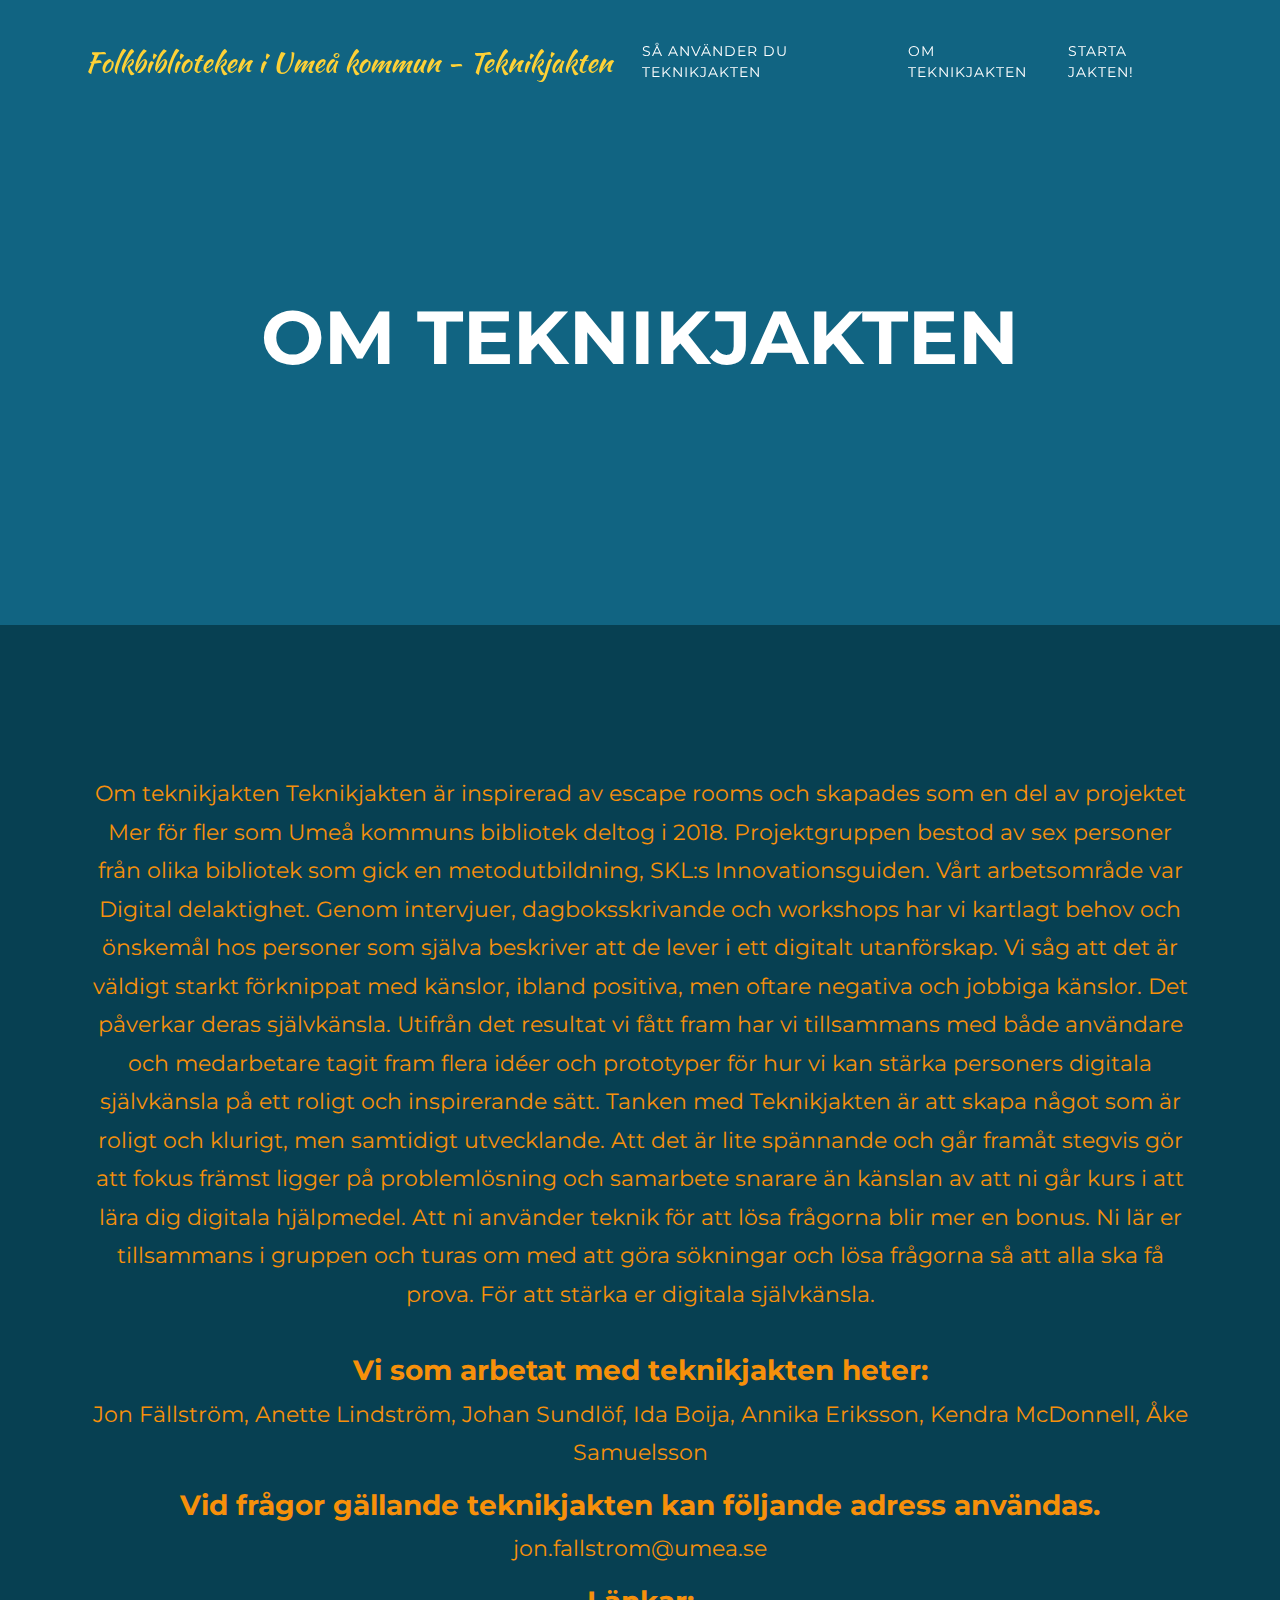
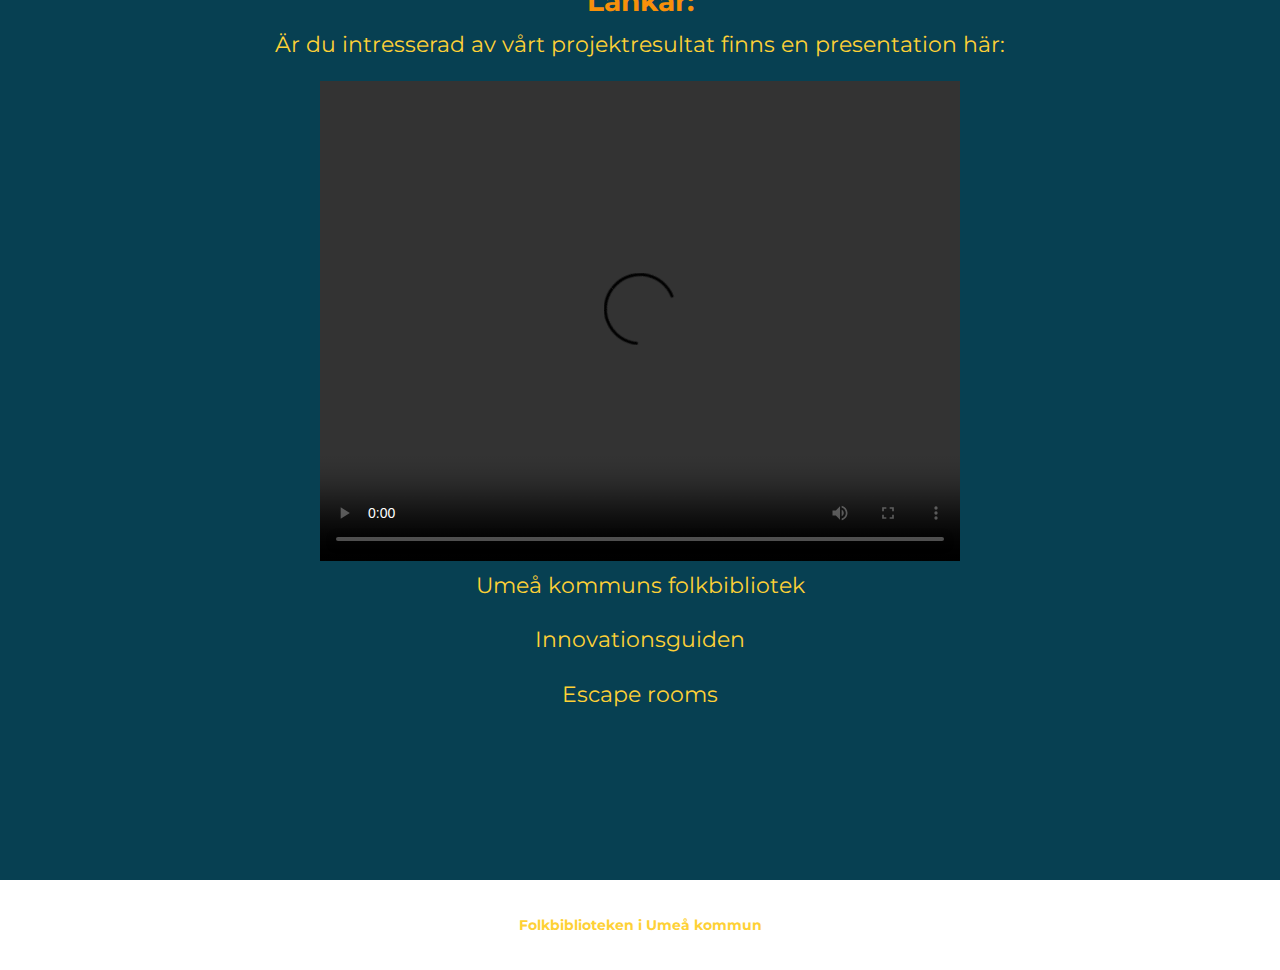
<file: omoss.html>
<!DOCTYPE html>
<html lang="sv">

  <head>

    <meta charset="utf-8">
    <meta name="viewport" content="width=device-width, initial-scale=1, shrink-to-fit=no">
    <meta name="description" content="">
    <meta name="author" content="">

    <title>Teknikjakten</title>

    <!-- Bootstrap core CSS -->
    <link href="vendor/bootstrap/css/bootstrap.min.css" rel="stylesheet">

    <!-- Custom fonts for this template -->
    <link href="vendor/fontawesome-free/css/all.min.css" rel="stylesheet" type="text/css">
    <link href="https://fonts.googleapis.com/css?family=Montserrat:400,700" rel="stylesheet" type="text/css">
    <link href='https://fonts.googleapis.com/css?family=Kaushan+Script' rel='stylesheet' type='text/css'>
    <link href='https://fonts.googleapis.com/css?family=Droid+Serif:400,700,400italic,700italic' rel='stylesheet' type='text/css'>
    <link href='https://fonts.googleapis.com/css?family=Roboto+Slab:400,100,300,700' rel='stylesheet' type='text/css'>

    <!-- Custom styles for this template -->
    <link href="css/agency.min.css" rel="stylesheet">
    <!--User stylesheet-->
    <link href="css/style.css" rel="stylesheet">

  </head>

  <script>

  function validateForm() {
    var x = document.forms["contactForm"]["answer"].value;
    x = x.toUpperCase();

    if (x == "SÄPO") {
        return true;
    }else{
      document.getElementById("answer").value ="";
      document.getElementById("answer").setAttribute("placeholder","Det var tyvärr fel svar, försök igen!");
      return false;
    }
  }

  </script>

  <body id="page-top">

    <!-- Navigation -->
    <nav class="navbar navbar-expand-lg navbar-dark fixed-top" id="mainNav">
      <div class="container">
        <a class="navbar-brand js-scroll-trigger" href="#page-top">Folkbiblioteken i Umeå kommun - Teknikjakten</a>
        <button class="navbar-toggler navbar-toggler-right" type="button" data-toggle="collapse" data-target="#navbarResponsive" aria-controls="navbarResponsive" aria-expanded="false" aria-label="Toggle navigation">
          Menu
          <i class="fas fa-bars"></i>
        </button>
        <div class="collapse navbar-collapse" id="navbarResponsive">
          <ul class="navbar-nav text-uppercase ml-auto">
            <li class="nav-item">
              <a class="nav-link js-scroll-trigger" href="./om.html">Så använder du
             teknikjakten</a>
            </li>
            <li class="nav-item">
              <a class="nav-link js-scroll-trigger" href="./omoss.html">Om teknikjakten</a>
            </li> 
            <li class="nav-item">
              <a class="nav-link js-scroll-trigger" href="./index.html">Starta jakten!</a>
            </li> 

  
          </ul>
        </div>
      </div>
    </nav>

    <!-- Header -->
    <header class="masthead">
      <div class="container">
        <div class="intro-text">
        <div class="intro-heading text-uppercase">Om Teknikjakten</div>
         
      </div>
    </header>
    
    <!-- Part 1 -->
    <section id="services">
      <div class="container">
        <div class="row">
          <div class="col-lg-12 text-center">

          <p>
            Om teknikjakten
            Teknikjakten är inspirerad av escape rooms och skapades som en del av projektet Mer för fler som Umeå kommuns bibliotek deltog i 2018. Projektgruppen bestod av sex personer från olika bibliotek som gick en metodutbildning, SKL:s Innovationsguiden. Vårt arbetsområde var Digital delaktighet.
            Genom intervjuer, dagboksskrivande och workshops har vi kartlagt behov och önskemål hos personer som själva beskriver att de lever i ett digitalt utanförskap. Vi såg att det är väldigt starkt förknippat med känslor, ibland positiva, men oftare negativa och jobbiga känslor. Det påverkar deras självkänsla.
            Utifrån det resultat vi fått fram har vi tillsammans med både användare och medarbetare tagit fram flera idéer och prototyper för hur vi kan stärka personers digitala självkänsla på ett roligt och inspirerande sätt.
            Tanken med Teknikjakten är att skapa något som är roligt och klurigt, men samtidigt utvecklande. Att det är lite spännande och går framåt stegvis gör att fokus främst ligger på problemlösning och samarbete snarare än känslan av att ni går kurs i att lära dig digitala hjälpmedel. 
            Att ni använder teknik för att lösa frågorna blir mer en bonus. Ni lär er tillsammans i gruppen och turas om med att göra sökningar och lösa frågorna så att alla ska få prova. För att stärka er digitala självkänsla.
          </p>
          <br />

          <h3>Vi som arbetat med teknikjakten heter:</h3>
          <p>Jon Fällström, Anette Lindström, Johan Sundlöf, Ida Boija, Annika Eriksson, Kendra McDonnell, Åke Samuelsson

          <h3>Vid frågor gällande teknikjakten kan följande adress användas.</h3>
         <p>jon.fallstrom@umea.se</p>

          






          <h3>Länkar:</h3>

          <p>
          <a href="https://www.dropbox.com/sh/c76x6hvlncchc6c/AAD6TPsBvyo_CyGC1xyCT3v0a/Mer_for_fler%20OMG%203/WS%203/Presentationer/FILM%20Mer%20f%C3%B6r%20fler%20-%20Digital%20delaktighet%20Ume%C3%A5.mp4?dl=0&raw=1">Är du intresserad av vårt projektresultat finns en presentation här:</a>
          </p>
          <video width="640" height="480" controls>
            <source src="https://www.dropbox.com/sh/c76x6hvlncchc6c/AAD6TPsBvyo_CyGC1xyCT3v0a/Mer_for_fler%20OMG%203/WS%203/Presentationer/FILM%20Mer%20f%C3%B6r%20fler%20-%20Digital%20delaktighet%20Ume%C3%A5.mp4?dl=0&raw=1" type="video/mp4">
            Your browser does not support the video tag.
        </video>

        <p>
        <a href="http://www.umea.se/umeakommun/kulturochfritid/bibliotek.4.4ad27aa912e4d856fb180001056.html">Umeå kommuns folkbibliotek </a>
        </p>

        
        <p>
        <a href="http://innovationsguiden.se/">Innovationsguiden</a>
        </p>

          <p>
        <a href="https://en.wikipedia.org/wiki/Escape_room">Escape rooms</a>
        </p>



        



          
              

          </div>
        </div>
      </div>
    </section>
   


    <!-- Footer -->
    <footer>
      <div class="container">
        <div class="row">
          <div class="col-md-12">
            <span class="copyright">
              <a href="http://www.umea.se/umeakommun/kulturochfritid/bibliotek.4.4ad27aa912e4d856fb180001056.html" style="font-weight: bold">
                  Folkbiblioteken i Umeå kommun
              </a>
            </span>
          </div>
          
        </div>
      </div>
    </footer>



    <!-- Bootstrap core JavaScript -->
    <script src="vendor/jquery/jquery.min.js"></script>
    <script src="vendor/bootstrap/js/bootstrap.bundle.min.js"></script>

    <!-- Plugin JavaScript -->
    <script src="vendor/jquery-easing/jquery.easing.min.js"></script>

    <!-- Contact form JavaScript 
    <script src="js/jqBootstrapValidation.js"></script>
    <script src="js/contact_me.js"></script>
    -->

    <!-- Custom scripts for this template -->
    <script src="js/agency.min.js"></script>
    <script src="js/agency.min.js"></script>


  </body>

</html>
</file>
<file: css/style.css>
.btn-primary{
	background-color: #04384d;
}

#services{
	background-color: #074052;
	color: rgb(247, 144, 10);
}

p{
	font-family: 'Montserrat', sans-serif;
	font-size: 22px;
}

#services img{
	max-width: 100%;
}

header.masthead {
    background-image: url("../img/header-2.jpg");
}
</file>
<file: vendor/fontawesome-free/css/all.min.css>
/*!
 * Font Awesome Free 5.3.1 by @fontawesome - https://fontawesome.com
 * License - https://fontawesome.com/license/free (Icons: CC BY 4.0, Fonts: SIL OFL 1.1, Code: MIT License)
 */
.fa,.fab,.fal,.far,.fas{-moz-osx-font-smoothing:grayscale;-webkit-font-smoothing:antialiased;display:inline-block;font-style:normal;font-variant:normal;text-rendering:auto;line-height:1}.fa-lg{font-size:1.33333em;line-height:.75em;vertical-align:-.0667em}.fa-xs{font-size:.75em}.fa-sm{font-size:.875em}.fa-1x{font-size:1em}.fa-2x{font-size:2em}.fa-3x{font-size:3em}.fa-4x{font-size:4em}.fa-5x{font-size:5em}.fa-6x{font-size:6em}.fa-7x{font-size:7em}.fa-8x{font-size:8em}.fa-9x{font-size:9em}.fa-10x{font-size:10em}.fa-fw{text-align:center;width:1.25em}.fa-ul{list-style-type:none;margin-left:2.5em;padding-left:0}.fa-ul>li{position:relative}.fa-li{left:-2em;position:absolute;text-align:center;width:2em;line-height:inherit}.fa-border{border:.08em solid #eee;border-radius:.1em;padding:.2em .25em .15em}.fa-pull-left{float:left}.fa-pull-right{float:right}.fa.fa-pull-left,.fab.fa-pull-left,.fal.fa-pull-left,.far.fa-pull-left,.fas.fa-pull-left{margin-right:.3em}.fa.fa-pull-right,.fab.fa-pull-right,.fal.fa-pull-right,.far.fa-pull-right,.fas.fa-pull-right{margin-left:.3em}.fa-spin{animation:fa-spin 2s infinite linear}.fa-pulse{animation:fa-spin 1s infinite steps(8)}@keyframes fa-spin{0%{transform:rotate(0deg)}to{transform:rotate(1turn)}}.fa-rotate-90{-ms-filter:"progid:DXImageTransform.Microsoft.BasicImage(rotation=1)";transform:rotate(90deg)}.fa-rotate-180{-ms-filter:"progid:DXImageTransform.Microsoft.BasicImage(rotation=2)";transform:rotate(180deg)}.fa-rotate-270{-ms-filter:"progid:DXImageTransform.Microsoft.BasicImage(rotation=3)";transform:rotate(270deg)}.fa-flip-horizontal{-ms-filter:"progid:DXImageTransform.Microsoft.BasicImage(rotation=0, mirror=1)";transform:scaleX(-1)}.fa-flip-vertical{transform:scaleY(-1)}.fa-flip-horizontal.fa-flip-vertical,.fa-flip-vertical{-ms-filter:"progid:DXImageTransform.Microsoft.BasicImage(rotation=2, mirror=1)"}.fa-flip-horizontal.fa-flip-vertical{transform:scale(-1)}:root .fa-flip-horizontal,:root .fa-flip-vertical,:root .fa-rotate-90,:root .fa-rotate-180,:root .fa-rotate-270{-webkit-filter:none;filter:none}.fa-stack{display:inline-block;height:2em;line-height:2em;position:relative;vertical-align:middle;width:2em}.fa-stack-1x,.fa-stack-2x{left:0;position:absolute;text-align:center;width:100%}.fa-stack-1x{line-height:inherit}.fa-stack-2x{font-size:2em}.fa-inverse{color:#fff}.fa-500px:before{content:"\f26e"}.fa-accessible-icon:before{content:"\f368"}.fa-accusoft:before{content:"\f369"}.fa-ad:before{content:"\f641"}.fa-address-book:before{content:"\f2b9"}.fa-address-card:before{content:"\f2bb"}.fa-adjust:before{content:"\f042"}.fa-adn:before{content:"\f170"}.fa-adversal:before{content:"\f36a"}.fa-affiliatetheme:before{content:"\f36b"}.fa-air-freshener:before{content:"\f5d0"}.fa-algolia:before{content:"\f36c"}.fa-align-center:before{content:"\f037"}.fa-align-justify:before{content:"\f039"}.fa-align-left:before{content:"\f036"}.fa-align-right:before{content:"\f038"}.fa-alipay:before{content:"\f642"}.fa-allergies:before{content:"\f461"}.fa-amazon:before{content:"\f270"}.fa-amazon-pay:before{content:"\f42c"}.fa-ambulance:before{content:"\f0f9"}.fa-american-sign-language-interpreting:before{content:"\f2a3"}.fa-amilia:before{content:"\f36d"}.fa-anchor:before{content:"\f13d"}.fa-android:before{content:"\f17b"}.fa-angellist:before{content:"\f209"}.fa-angle-double-down:before{content:"\f103"}.fa-angle-double-left:before{content:"\f100"}.fa-angle-double-right:before{content:"\f101"}.fa-angle-double-up:before{content:"\f102"}.fa-angle-down:before{content:"\f107"}.fa-angle-left:before{content:"\f104"}.fa-angle-right:before{content:"\f105"}.fa-angle-up:before{content:"\f106"}.fa-angry:before{content:"\f556"}.fa-angrycreative:before{content:"\f36e"}.fa-angular:before{content:"\f420"}.fa-ankh:before{content:"\f644"}.fa-app-store:before{content:"\f36f"}.fa-app-store-ios:before{content:"\f370"}.fa-apper:before{content:"\f371"}.fa-apple:before{content:"\f179"}.fa-apple-alt:before{content:"\f5d1"}.fa-apple-pay:before{content:"\f415"}.fa-archive:before{content:"\f187"}.fa-archway:before{content:"\f557"}.fa-arrow-alt-circle-down:before{content:"\f358"}.fa-arrow-alt-circle-left:before{content:"\f359"}.fa-arrow-alt-circle-right:before{content:"\f35a"}.fa-arrow-alt-circle-up:before{content:"\f35b"}.fa-arrow-circle-down:before{content:"\f0ab"}.fa-arrow-circle-left:before{content:"\f0a8"}.fa-arrow-circle-right:before{content:"\f0a9"}.fa-arrow-circle-up:before{content:"\f0aa"}.fa-arrow-down:before{content:"\f063"}.fa-arrow-left:before{content:"\f060"}.fa-arrow-right:before{content:"\f061"}.fa-arrow-up:before{content:"\f062"}.fa-arrows-alt:before{content:"\f0b2"}.fa-arrows-alt-h:before{content:"\f337"}.fa-arrows-alt-v:before{content:"\f338"}.fa-assistive-listening-systems:before{content:"\f2a2"}.fa-asterisk:before{content:"\f069"}.fa-asymmetrik:before{content:"\f372"}.fa-at:before{content:"\f1fa"}.fa-atlas:before{content:"\f558"}.fa-atom:before{content:"\f5d2"}.fa-audible:before{content:"\f373"}.fa-audio-description:before{content:"\f29e"}.fa-autoprefixer:before{content:"\f41c"}.fa-avianex:before{content:"\f374"}.fa-aviato:before{content:"\f421"}.fa-award:before{content:"\f559"}.fa-aws:before{content:"\f375"}.fa-backspace:before{content:"\f55a"}.fa-backward:before{content:"\f04a"}.fa-balance-scale:before{content:"\f24e"}.fa-ban:before{content:"\f05e"}.fa-band-aid:before{content:"\f462"}.fa-bandcamp:before{content:"\f2d5"}.fa-barcode:before{content:"\f02a"}.fa-bars:before{content:"\f0c9"}.fa-baseball-ball:before{content:"\f433"}.fa-basketball-ball:before{content:"\f434"}.fa-bath:before{content:"\f2cd"}.fa-battery-empty:before{content:"\f244"}.fa-battery-full:before{content:"\f240"}.fa-battery-half:before{content:"\f242"}.fa-battery-quarter:before{content:"\f243"}.fa-battery-three-quarters:before{content:"\f241"}.fa-bed:before{content:"\f236"}.fa-beer:before{content:"\f0fc"}.fa-behance:before{content:"\f1b4"}.fa-behance-square:before{content:"\f1b5"}.fa-bell:before{content:"\f0f3"}.fa-bell-slash:before{content:"\f1f6"}.fa-bezier-curve:before{content:"\f55b"}.fa-bible:before{content:"\f647"}.fa-bicycle:before{content:"\f206"}.fa-bimobject:before{content:"\f378"}.fa-binoculars:before{content:"\f1e5"}.fa-birthday-cake:before{content:"\f1fd"}.fa-bitbucket:before{content:"\f171"}.fa-bitcoin:before{content:"\f379"}.fa-bity:before{content:"\f37a"}.fa-black-tie:before{content:"\f27e"}.fa-blackberry:before{content:"\f37b"}.fa-blender:before{content:"\f517"}.fa-blind:before{content:"\f29d"}.fa-blogger:before{content:"\f37c"}.fa-blogger-b:before{content:"\f37d"}.fa-bluetooth:before{content:"\f293"}.fa-bluetooth-b:before{content:"\f294"}.fa-bold:before{content:"\f032"}.fa-bolt:before{content:"\f0e7"}.fa-bomb:before{content:"\f1e2"}.fa-bone:before{content:"\f5d7"}.fa-bong:before{content:"\f55c"}.fa-book:before{content:"\f02d"}.fa-book-open:before{content:"\f518"}.fa-book-reader:before{content:"\f5da"}.fa-bookmark:before{content:"\f02e"}.fa-bowling-ball:before{content:"\f436"}.fa-box:before{content:"\f466"}.fa-box-open:before{content:"\f49e"}.fa-boxes:before{content:"\f468"}.fa-braille:before{content:"\f2a1"}.fa-brain:before{content:"\f5dc"}.fa-briefcase:before{content:"\f0b1"}.fa-briefcase-medical:before{content:"\f469"}.fa-broadcast-tower:before{content:"\f519"}.fa-broom:before{content:"\f51a"}.fa-brush:before{content:"\f55d"}.fa-btc:before{content:"\f15a"}.fa-bug:before{content:"\f188"}.fa-building:before{content:"\f1ad"}.fa-bullhorn:before{content:"\f0a1"}.fa-bullseye:before{content:"\f140"}.fa-burn:before{content:"\f46a"}.fa-buromobelexperte:before{content:"\f37f"}.fa-bus:before{content:"\f207"}.fa-bus-alt:before{content:"\f55e"}.fa-business-time:before{content:"\f64a"}.fa-buysellads:before{content:"\f20d"}.fa-calculator:before{content:"\f1ec"}.fa-calendar:before{content:"\f133"}.fa-calendar-alt:before{content:"\f073"}.fa-calendar-check:before{content:"\f274"}.fa-calendar-minus:before{content:"\f272"}.fa-calendar-plus:before{content:"\f271"}.fa-calendar-times:before{content:"\f273"}.fa-camera:before{content:"\f030"}.fa-camera-retro:before{content:"\f083"}.fa-cannabis:before{content:"\f55f"}.fa-capsules:before{content:"\f46b"}.fa-car:before{content:"\f1b9"}.fa-car-alt:before{content:"\f5de"}.fa-car-battery:before{content:"\f5df"}.fa-car-crash:before{content:"\f5e1"}.fa-car-side:before{content:"\f5e4"}.fa-caret-down:before{content:"\f0d7"}.fa-caret-left:before{content:"\f0d9"}.fa-caret-right:before{content:"\f0da"}.fa-caret-square-down:before{content:"\f150"}.fa-caret-square-left:before{content:"\f191"}.fa-caret-square-right:before{content:"\f152"}.fa-caret-square-up:before{content:"\f151"}.fa-caret-up:before{content:"\f0d8"}.fa-cart-arrow-down:before{content:"\f218"}.fa-cart-plus:before{content:"\f217"}.fa-cc-amazon-pay:before{content:"\f42d"}.fa-cc-amex:before{content:"\f1f3"}.fa-cc-apple-pay:before{content:"\f416"}.fa-cc-diners-club:before{content:"\f24c"}.fa-cc-discover:before{content:"\f1f2"}.fa-cc-jcb:before{content:"\f24b"}.fa-cc-mastercard:before{content:"\f1f1"}.fa-cc-paypal:before{content:"\f1f4"}.fa-cc-stripe:before{content:"\f1f5"}.fa-cc-visa:before{content:"\f1f0"}.fa-centercode:before{content:"\f380"}.fa-certificate:before{content:"\f0a3"}.fa-chalkboard:before{content:"\f51b"}.fa-chalkboard-teacher:before{content:"\f51c"}.fa-charging-station:before{content:"\f5e7"}.fa-chart-area:before{content:"\f1fe"}.fa-chart-bar:before{content:"\f080"}.fa-chart-line:before{content:"\f201"}.fa-chart-pie:before{content:"\f200"}.fa-check:before{content:"\f00c"}.fa-check-circle:before{content:"\f058"}.fa-check-double:before{content:"\f560"}.fa-check-square:before{content:"\f14a"}.fa-chess:before{content:"\f439"}.fa-chess-bishop:before{content:"\f43a"}.fa-chess-board:before{content:"\f43c"}.fa-chess-king:before{content:"\f43f"}.fa-chess-knight:before{content:"\f441"}.fa-chess-pawn:before{content:"\f443"}.fa-chess-queen:before{content:"\f445"}.fa-chess-rook:before{content:"\f447"}.fa-chevron-circle-down:before{content:"\f13a"}.fa-chevron-circle-left:before{content:"\f137"}.fa-chevron-circle-right:before{content:"\f138"}.fa-chevron-circle-up:before{content:"\f139"}.fa-chevron-down:before{content:"\f078"}.fa-chevron-left:before{content:"\f053"}.fa-chevron-right:before{content:"\f054"}.fa-chevron-up:before{content:"\f077"}.fa-child:before{content:"\f1ae"}.fa-chrome:before{content:"\f268"}.fa-church:before{content:"\f51d"}.fa-circle:before{content:"\f111"}.fa-circle-notch:before{content:"\f1ce"}.fa-city:before{content:"\f64f"}.fa-clipboard:before{content:"\f328"}.fa-clipboard-check:before{content:"\f46c"}.fa-clipboard-list:before{content:"\f46d"}.fa-clock:before{content:"\f017"}.fa-clone:before{content:"\f24d"}.fa-closed-captioning:before{content:"\f20a"}.fa-cloud:before{content:"\f0c2"}.fa-cloud-download-alt:before{content:"\f381"}.fa-cloud-upload-alt:before{content:"\f382"}.fa-cloudscale:before{content:"\f383"}.fa-cloudsmith:before{content:"\f384"}.fa-cloudversify:before{content:"\f385"}.fa-cocktail:before{content:"\f561"}.fa-code:before{content:"\f121"}.fa-code-branch:before{content:"\f126"}.fa-codepen:before{content:"\f1cb"}.fa-codiepie:before{content:"\f284"}.fa-coffee:before{content:"\f0f4"}.fa-cog:before{content:"\f013"}.fa-cogs:before{content:"\f085"}.fa-coins:before{content:"\f51e"}.fa-columns:before{content:"\f0db"}.fa-comment:before{content:"\f075"}.fa-comment-alt:before{content:"\f27a"}.fa-comment-dollar:before{content:"\f651"}.fa-comment-dots:before{content:"\f4ad"}.fa-comment-slash:before{content:"\f4b3"}.fa-comments:before{content:"\f086"}.fa-comments-dollar:before{content:"\f653"}.fa-compact-disc:before{content:"\f51f"}.fa-compass:before{content:"\f14e"}.fa-compress:before{content:"\f066"}.fa-concierge-bell:before{content:"\f562"}.fa-connectdevelop:before{content:"\f20e"}.fa-contao:before{content:"\f26d"}.fa-cookie:before{content:"\f563"}.fa-cookie-bite:before{content:"\f564"}.fa-copy:before{content:"\f0c5"}.fa-copyright:before{content:"\f1f9"}.fa-couch:before{content:"\f4b8"}.fa-cpanel:before{content:"\f388"}.fa-creative-commons:before{content:"\f25e"}.fa-creative-commons-by:before{content:"\f4e7"}.fa-creative-commons-nc:before{content:"\f4e8"}.fa-creative-commons-nc-eu:before{content:"\f4e9"}.fa-creative-commons-nc-jp:before{content:"\f4ea"}.fa-creative-commons-nd:before{content:"\f4eb"}.fa-creative-commons-pd:before{content:"\f4ec"}.fa-creative-commons-pd-alt:before{content:"\f4ed"}.fa-creative-commons-remix:before{content:"\f4ee"}.fa-creative-commons-sa:before{content:"\f4ef"}.fa-creative-commons-sampling:before{content:"\f4f0"}.fa-creative-commons-sampling-plus:before{content:"\f4f1"}.fa-creative-commons-share:before{content:"\f4f2"}.fa-credit-card:before{content:"\f09d"}.fa-crop:before{content:"\f125"}.fa-crop-alt:before{content:"\f565"}.fa-cross:before{content:"\f654"}.fa-crosshairs:before{content:"\f05b"}.fa-crow:before{content:"\f520"}.fa-crown:before{content:"\f521"}.fa-css3:before{content:"\f13c"}.fa-css3-alt:before{content:"\f38b"}.fa-cube:before{content:"\f1b2"}.fa-cubes:before{content:"\f1b3"}.fa-cut:before{content:"\f0c4"}.fa-cuttlefish:before{content:"\f38c"}.fa-d-and-d:before{content:"\f38d"}.fa-dashcube:before{content:"\f210"}.fa-database:before{content:"\f1c0"}.fa-deaf:before{content:"\f2a4"}.fa-delicious:before{content:"\f1a5"}.fa-deploydog:before{content:"\f38e"}.fa-deskpro:before{content:"\f38f"}.fa-desktop:before{content:"\f108"}.fa-deviantart:before{content:"\f1bd"}.fa-dharmachakra:before{content:"\f655"}.fa-diagnoses:before{content:"\f470"}.fa-dice:before{content:"\f522"}.fa-dice-five:before{content:"\f523"}.fa-dice-four:before{content:"\f524"}.fa-dice-one:before{content:"\f525"}.fa-dice-six:before{content:"\f526"}.fa-dice-three:before{content:"\f527"}.fa-dice-two:before{content:"\f528"}.fa-digg:before{content:"\f1a6"}.fa-digital-ocean:before{content:"\f391"}.fa-digital-tachograph:before{content:"\f566"}.fa-directions:before{content:"\f5eb"}.fa-discord:before{content:"\f392"}.fa-discourse:before{content:"\f393"}.fa-divide:before{content:"\f529"}.fa-dizzy:before{content:"\f567"}.fa-dna:before{content:"\f471"}.fa-dochub:before{content:"\f394"}.fa-docker:before{content:"\f395"}.fa-dollar-sign:before{content:"\f155"}.fa-dolly:before{content:"\f472"}.fa-dolly-flatbed:before{content:"\f474"}.fa-donate:before{content:"\f4b9"}.fa-door-closed:before{content:"\f52a"}.fa-door-open:before{content:"\f52b"}.fa-dot-circle:before{content:"\f192"}.fa-dove:before{content:"\f4ba"}.fa-download:before{content:"\f019"}.fa-draft2digital:before{content:"\f396"}.fa-drafting-compass:before{content:"\f568"}.fa-draw-polygon:before{content:"\f5ee"}.fa-dribbble:before{content:"\f17d"}.fa-dribbble-square:before{content:"\f397"}.fa-dropbox:before{content:"\f16b"}.fa-drum:before{content:"\f569"}.fa-drum-steelpan:before{content:"\f56a"}.fa-drupal:before{content:"\f1a9"}.fa-dumbbell:before{content:"\f44b"}.fa-dyalog:before{content:"\f399"}.fa-earlybirds:before{content:"\f39a"}.fa-ebay:before{content:"\f4f4"}.fa-edge:before{content:"\f282"}.fa-edit:before{content:"\f044"}.fa-eject:before{content:"\f052"}.fa-elementor:before{content:"\f430"}.fa-ellipsis-h:before{content:"\f141"}.fa-ellipsis-v:before{content:"\f142"}.fa-ello:before{content:"\f5f1"}.fa-ember:before{content:"\f423"}.fa-empire:before{content:"\f1d1"}.fa-envelope:before{content:"\f0e0"}.fa-envelope-open:before{content:"\f2b6"}.fa-envelope-open-text:before{content:"\f658"}.fa-envelope-square:before{content:"\f199"}.fa-envira:before{content:"\f299"}.fa-equals:before{content:"\f52c"}.fa-eraser:before{content:"\f12d"}.fa-erlang:before{content:"\f39d"}.fa-ethereum:before{content:"\f42e"}.fa-etsy:before{content:"\f2d7"}.fa-euro-sign:before{content:"\f153"}.fa-exchange-alt:before{content:"\f362"}.fa-exclamation:before{content:"\f12a"}.fa-exclamation-circle:before{content:"\f06a"}.fa-exclamation-triangle:before{content:"\f071"}.fa-expand:before{content:"\f065"}.fa-expand-arrows-alt:before{content:"\f31e"}.fa-expeditedssl:before{content:"\f23e"}.fa-external-link-alt:before{content:"\f35d"}.fa-external-link-square-alt:before{content:"\f360"}.fa-eye:before{content:"\f06e"}.fa-eye-dropper:before{content:"\f1fb"}.fa-eye-slash:before{content:"\f070"}.fa-facebook:before{content:"\f09a"}.fa-facebook-f:before{content:"\f39e"}.fa-facebook-messenger:before{content:"\f39f"}.fa-facebook-square:before{content:"\f082"}.fa-fast-backward:before{content:"\f049"}.fa-fast-forward:before{content:"\f050"}.fa-fax:before{content:"\f1ac"}.fa-feather:before{content:"\f52d"}.fa-feather-alt:before{content:"\f56b"}.fa-female:before{content:"\f182"}.fa-fighter-jet:before{content:"\f0fb"}.fa-file:before{content:"\f15b"}.fa-file-alt:before{content:"\f15c"}.fa-file-archive:before{content:"\f1c6"}.fa-file-audio:before{content:"\f1c7"}.fa-file-code:before{content:"\f1c9"}.fa-file-contract:before{content:"\f56c"}.fa-file-download:before{content:"\f56d"}.fa-file-excel:before{content:"\f1c3"}.fa-file-export:before{content:"\f56e"}.fa-file-image:before{content:"\f1c5"}.fa-file-import:before{content:"\f56f"}.fa-file-invoice:before{content:"\f570"}.fa-file-invoice-dollar:before{content:"\f571"}.fa-file-medical:before{content:"\f477"}.fa-file-medical-alt:before{content:"\f478"}.fa-file-pdf:before{content:"\f1c1"}.fa-file-powerpoint:before{content:"\f1c4"}.fa-file-prescription:before{content:"\f572"}.fa-file-signature:before{content:"\f573"}.fa-file-upload:before{content:"\f574"}.fa-file-video:before{content:"\f1c8"}.fa-file-word:before{content:"\f1c2"}.fa-fill:before{content:"\f575"}.fa-fill-drip:before{content:"\f576"}.fa-film:before{content:"\f008"}.fa-filter:before{content:"\f0b0"}.fa-fingerprint:before{content:"\f577"}.fa-fire:before{content:"\f06d"}.fa-fire-extinguisher:before{content:"\f134"}.fa-firefox:before{content:"\f269"}.fa-first-aid:before{content:"\f479"}.fa-first-order:before{content:"\f2b0"}.fa-first-order-alt:before{content:"\f50a"}.fa-firstdraft:before{content:"\f3a1"}.fa-fish:before{content:"\f578"}.fa-flag:before{content:"\f024"}.fa-flag-checkered:before{content:"\f11e"}.fa-flask:before{content:"\f0c3"}.fa-flickr:before{content:"\f16e"}.fa-flipboard:before{content:"\f44d"}.fa-flushed:before{content:"\f579"}.fa-fly:before{content:"\f417"}.fa-folder:before{content:"\f07b"}.fa-folder-minus:before{content:"\f65d"}.fa-folder-open:before{content:"\f07c"}.fa-folder-plus:before{content:"\f65e"}.fa-font:before{content:"\f031"}.fa-font-awesome:before{content:"\f2b4"}.fa-font-awesome-alt:before{content:"\f35c"}.fa-font-awesome-flag:before{content:"\f425"}.fa-font-awesome-logo-full:before{content:"\f4e6"}.fa-fonticons:before{content:"\f280"}.fa-fonticons-fi:before{content:"\f3a2"}.fa-football-ball:before{content:"\f44e"}.fa-fort-awesome:before{content:"\f286"}.fa-fort-awesome-alt:before{content:"\f3a3"}.fa-forumbee:before{content:"\f211"}.fa-forward:before{content:"\f04e"}.fa-foursquare:before{content:"\f180"}.fa-free-code-camp:before{content:"\f2c5"}.fa-freebsd:before{content:"\f3a4"}.fa-frog:before{content:"\f52e"}.fa-frown:before{content:"\f119"}.fa-frown-open:before{content:"\f57a"}.fa-fulcrum:before{content:"\f50b"}.fa-funnel-dollar:before{content:"\f662"}.fa-futbol:before{content:"\f1e3"}.fa-galactic-republic:before{content:"\f50c"}.fa-galactic-senate:before{content:"\f50d"}.fa-gamepad:before{content:"\f11b"}.fa-gas-pump:before{content:"\f52f"}.fa-gavel:before{content:"\f0e3"}.fa-gem:before{content:"\f3a5"}.fa-genderless:before{content:"\f22d"}.fa-get-pocket:before{content:"\f265"}.fa-gg:before{content:"\f260"}.fa-gg-circle:before{content:"\f261"}.fa-gift:before{content:"\f06b"}.fa-git:before{content:"\f1d3"}.fa-git-square:before{content:"\f1d2"}.fa-github:before{content:"\f09b"}.fa-github-alt:before{content:"\f113"}.fa-github-square:before{content:"\f092"}.fa-gitkraken:before{content:"\f3a6"}.fa-gitlab:before{content:"\f296"}.fa-gitter:before{content:"\f426"}.fa-glass-martini:before{content:"\f000"}.fa-glass-martini-alt:before{content:"\f57b"}.fa-glasses:before{content:"\f530"}.fa-glide:before{content:"\f2a5"}.fa-glide-g:before{content:"\f2a6"}.fa-globe:before{content:"\f0ac"}.fa-globe-africa:before{content:"\f57c"}.fa-globe-americas:before{content:"\f57d"}.fa-globe-asia:before{content:"\f57e"}.fa-gofore:before{content:"\f3a7"}.fa-golf-ball:before{content:"\f450"}.fa-goodreads:before{content:"\f3a8"}.fa-goodreads-g:before{content:"\f3a9"}.fa-google:before{content:"\f1a0"}.fa-google-drive:before{content:"\f3aa"}.fa-google-play:before{content:"\f3ab"}.fa-google-plus:before{content:"\f2b3"}.fa-google-plus-g:before{content:"\f0d5"}.fa-google-plus-square:before{content:"\f0d4"}.fa-google-wallet:before{content:"\f1ee"}.fa-gopuram:before{content:"\f664"}.fa-graduation-cap:before{content:"\f19d"}.fa-gratipay:before{content:"\f184"}.fa-grav:before{content:"\f2d6"}.fa-greater-than:before{content:"\f531"}.fa-greater-than-equal:before{content:"\f532"}.fa-grimace:before{content:"\f57f"}.fa-grin:before{content:"\f580"}.fa-grin-alt:before{content:"\f581"}.fa-grin-beam:before{content:"\f582"}.fa-grin-beam-sweat:before{content:"\f583"}.fa-grin-hearts:before{content:"\f584"}.fa-grin-squint:before{content:"\f585"}.fa-grin-squint-tears:before{content:"\f586"}.fa-grin-stars:before{content:"\f587"}.fa-grin-tears:before{content:"\f588"}.fa-grin-tongue:before{content:"\f589"}.fa-grin-tongue-squint:before{content:"\f58a"}.fa-grin-tongue-wink:before{content:"\f58b"}.fa-grin-wink:before{content:"\f58c"}.fa-grip-horizontal:before{content:"\f58d"}.fa-grip-vertical:before{content:"\f58e"}.fa-gripfire:before{content:"\f3ac"}.fa-grunt:before{content:"\f3ad"}.fa-gulp:before{content:"\f3ae"}.fa-h-square:before{content:"\f0fd"}.fa-hacker-news:before{content:"\f1d4"}.fa-hacker-news-square:before{content:"\f3af"}.fa-hackerrank:before{content:"\f5f7"}.fa-hamsa:before{content:"\f665"}.fa-hand-holding:before{content:"\f4bd"}.fa-hand-holding-heart:before{content:"\f4be"}.fa-hand-holding-usd:before{content:"\f4c0"}.fa-hand-lizard:before{content:"\f258"}.fa-hand-paper:before{content:"\f256"}.fa-hand-peace:before{content:"\f25b"}.fa-hand-point-down:before{content:"\f0a7"}.fa-hand-point-left:before{content:"\f0a5"}.fa-hand-point-right:before{content:"\f0a4"}.fa-hand-point-up:before{content:"\f0a6"}.fa-hand-pointer:before{content:"\f25a"}.fa-hand-rock:before{content:"\f255"}.fa-hand-scissors:before{content:"\f257"}.fa-hand-spock:before{content:"\f259"}.fa-hands:before{content:"\f4c2"}.fa-hands-helping:before{content:"\f4c4"}.fa-handshake:before{content:"\f2b5"}.fa-hashtag:before{content:"\f292"}.fa-haykal:before{content:"\f666"}.fa-hdd:before{content:"\f0a0"}.fa-heading:before{content:"\f1dc"}.fa-headphones:before{content:"\f025"}.fa-headphones-alt:before{content:"\f58f"}.fa-headset:before{content:"\f590"}.fa-heart:before{content:"\f004"}.fa-heartbeat:before{content:"\f21e"}.fa-helicopter:before{content:"\f533"}.fa-highlighter:before{content:"\f591"}.fa-hips:before{content:"\f452"}.fa-hire-a-helper:before{content:"\f3b0"}.fa-history:before{content:"\f1da"}.fa-hockey-puck:before{content:"\f453"}.fa-home:before{content:"\f015"}.fa-hooli:before{content:"\f427"}.fa-hornbill:before{content:"\f592"}.fa-hospital:before{content:"\f0f8"}.fa-hospital-alt:before{content:"\f47d"}.fa-hospital-symbol:before{content:"\f47e"}.fa-hot-tub:before{content:"\f593"}.fa-hotel:before{content:"\f594"}.fa-hotjar:before{content:"\f3b1"}.fa-hourglass:before{content:"\f254"}.fa-hourglass-end:before{content:"\f253"}.fa-hourglass-half:before{content:"\f252"}.fa-hourglass-start:before{content:"\f251"}.fa-houzz:before{content:"\f27c"}.fa-html5:before{content:"\f13b"}.fa-hubspot:before{content:"\f3b2"}.fa-i-cursor:before{content:"\f246"}.fa-id-badge:before{content:"\f2c1"}.fa-id-card:before{content:"\f2c2"}.fa-id-card-alt:before{content:"\f47f"}.fa-image:before{content:"\f03e"}.fa-images:before{content:"\f302"}.fa-imdb:before{content:"\f2d8"}.fa-inbox:before{content:"\f01c"}.fa-indent:before{content:"\f03c"}.fa-industry:before{content:"\f275"}.fa-infinity:before{content:"\f534"}.fa-info:before{content:"\f129"}.fa-info-circle:before{content:"\f05a"}.fa-instagram:before{content:"\f16d"}.fa-internet-explorer:before{content:"\f26b"}.fa-ioxhost:before{content:"\f208"}.fa-italic:before{content:"\f033"}.fa-itunes:before{content:"\f3b4"}.fa-itunes-note:before{content:"\f3b5"}.fa-java:before{content:"\f4e4"}.fa-jedi:before{content:"\f669"}.fa-jedi-order:before{content:"\f50e"}.fa-jenkins:before{content:"\f3b6"}.fa-joget:before{content:"\f3b7"}.fa-joint:before{content:"\f595"}.fa-joomla:before{content:"\f1aa"}.fa-journal-whills:before{content:"\f66a"}.fa-js:before{content:"\f3b8"}.fa-js-square:before{content:"\f3b9"}.fa-jsfiddle:before{content:"\f1cc"}.fa-kaaba:before{content:"\f66b"}.fa-kaggle:before{content:"\f5fa"}.fa-key:before{content:"\f084"}.fa-keybase:before{content:"\f4f5"}.fa-keyboard:before{content:"\f11c"}.fa-keycdn:before{content:"\f3ba"}.fa-khanda:before{content:"\f66d"}.fa-kickstarter:before{content:"\f3bb"}.fa-kickstarter-k:before{content:"\f3bc"}.fa-kiss:before{content:"\f596"}.fa-kiss-beam:before{content:"\f597"}.fa-kiss-wink-heart:before{content:"\f598"}.fa-kiwi-bird:before{content:"\f535"}.fa-korvue:before{content:"\f42f"}.fa-landmark:before{content:"\f66f"}.fa-language:before{content:"\f1ab"}.fa-laptop:before{content:"\f109"}.fa-laptop-code:before{content:"\f5fc"}.fa-laravel:before{content:"\f3bd"}.fa-lastfm:before{content:"\f202"}.fa-lastfm-square:before{content:"\f203"}.fa-laugh:before{content:"\f599"}.fa-laugh-beam:before{content:"\f59a"}.fa-laugh-squint:before{content:"\f59b"}.fa-laugh-wink:before{content:"\f59c"}.fa-layer-group:before{content:"\f5fd"}.fa-leaf:before{content:"\f06c"}.fa-leanpub:before{content:"\f212"}.fa-lemon:before{content:"\f094"}.fa-less:before{content:"\f41d"}.fa-less-than:before{content:"\f536"}.fa-less-than-equal:before{content:"\f537"}.fa-level-down-alt:before{content:"\f3be"}.fa-level-up-alt:before{content:"\f3bf"}.fa-life-ring:before{content:"\f1cd"}.fa-lightbulb:before{content:"\f0eb"}.fa-line:before{content:"\f3c0"}.fa-link:before{content:"\f0c1"}.fa-linkedin:before{content:"\f08c"}.fa-linkedin-in:before{content:"\f0e1"}.fa-linode:before{content:"\f2b8"}.fa-linux:before{content:"\f17c"}.fa-lira-sign:before{content:"\f195"}.fa-list:before{content:"\f03a"}.fa-list-alt:before{content:"\f022"}.fa-list-ol:before{content:"\f0cb"}.fa-list-ul:before{content:"\f0ca"}.fa-location-arrow:before{content:"\f124"}.fa-lock:before{content:"\f023"}.fa-lock-open:before{content:"\f3c1"}.fa-long-arrow-alt-down:before{content:"\f309"}.fa-long-arrow-alt-left:before{content:"\f30a"}.fa-long-arrow-alt-right:before{content:"\f30b"}.fa-long-arrow-alt-up:before{content:"\f30c"}.fa-low-vision:before{content:"\f2a8"}.fa-luggage-cart:before{content:"\f59d"}.fa-lyft:before{content:"\f3c3"}.fa-magento:before{content:"\f3c4"}.fa-magic:before{content:"\f0d0"}.fa-magnet:before{content:"\f076"}.fa-mail-bulk:before{content:"\f674"}.fa-mailchimp:before{content:"\f59e"}.fa-male:before{content:"\f183"}.fa-mandalorian:before{content:"\f50f"}.fa-map:before{content:"\f279"}.fa-map-marked:before{content:"\f59f"}.fa-map-marked-alt:before{content:"\f5a0"}.fa-map-marker:before{content:"\f041"}.fa-map-marker-alt:before{content:"\f3c5"}.fa-map-pin:before{content:"\f276"}.fa-map-signs:before{content:"\f277"}.fa-markdown:before{content:"\f60f"}.fa-marker:before{content:"\f5a1"}.fa-mars:before{content:"\f222"}.fa-mars-double:before{content:"\f227"}.fa-mars-stroke:before{content:"\f229"}.fa-mars-stroke-h:before{content:"\f22b"}.fa-mars-stroke-v:before{content:"\f22a"}.fa-mastodon:before{content:"\f4f6"}.fa-maxcdn:before{content:"\f136"}.fa-medal:before{content:"\f5a2"}.fa-medapps:before{content:"\f3c6"}.fa-medium:before{content:"\f23a"}.fa-medium-m:before{content:"\f3c7"}.fa-medkit:before{content:"\f0fa"}.fa-medrt:before{content:"\f3c8"}.fa-meetup:before{content:"\f2e0"}.fa-megaport:before{content:"\f5a3"}.fa-meh:before{content:"\f11a"}.fa-meh-blank:before{content:"\f5a4"}.fa-meh-rolling-eyes:before{content:"\f5a5"}.fa-memory:before{content:"\f538"}.fa-menorah:before{content:"\f676"}.fa-mercury:before{content:"\f223"}.fa-microchip:before{content:"\f2db"}.fa-microphone:before{content:"\f130"}.fa-microphone-alt:before{content:"\f3c9"}.fa-microphone-alt-slash:before{content:"\f539"}.fa-microphone-slash:before{content:"\f131"}.fa-microscope:before{content:"\f610"}.fa-microsoft:before{content:"\f3ca"}.fa-minus:before{content:"\f068"}.fa-minus-circle:before{content:"\f056"}.fa-minus-square:before{content:"\f146"}.fa-mix:before{content:"\f3cb"}.fa-mixcloud:before{content:"\f289"}.fa-mizuni:before{content:"\f3cc"}.fa-mobile:before{content:"\f10b"}.fa-mobile-alt:before{content:"\f3cd"}.fa-modx:before{content:"\f285"}.fa-monero:before{content:"\f3d0"}.fa-money-bill:before{content:"\f0d6"}.fa-money-bill-alt:before{content:"\f3d1"}.fa-money-bill-wave:before{content:"\f53a"}.fa-money-bill-wave-alt:before{content:"\f53b"}.fa-money-check:before{content:"\f53c"}.fa-money-check-alt:before{content:"\f53d"}.fa-monument:before{content:"\f5a6"}.fa-moon:before{content:"\f186"}.fa-mortar-pestle:before{content:"\f5a7"}.fa-mosque:before{content:"\f678"}.fa-motorcycle:before{content:"\f21c"}.fa-mouse-pointer:before{content:"\f245"}.fa-music:before{content:"\f001"}.fa-napster:before{content:"\f3d2"}.fa-neos:before{content:"\f612"}.fa-neuter:before{content:"\f22c"}.fa-newspaper:before{content:"\f1ea"}.fa-nimblr:before{content:"\f5a8"}.fa-nintendo-switch:before{content:"\f418"}.fa-node:before{content:"\f419"}.fa-node-js:before{content:"\f3d3"}.fa-not-equal:before{content:"\f53e"}.fa-notes-medical:before{content:"\f481"}.fa-npm:before{content:"\f3d4"}.fa-ns8:before{content:"\f3d5"}.fa-nutritionix:before{content:"\f3d6"}.fa-object-group:before{content:"\f247"}.fa-object-ungroup:before{content:"\f248"}.fa-odnoklassniki:before{content:"\f263"}.fa-odnoklassniki-square:before{content:"\f264"}.fa-oil-can:before{content:"\f613"}.fa-old-republic:before{content:"\f510"}.fa-om:before{content:"\f679"}.fa-opencart:before{content:"\f23d"}.fa-openid:before{content:"\f19b"}.fa-opera:before{content:"\f26a"}.fa-optin-monster:before{content:"\f23c"}.fa-osi:before{content:"\f41a"}.fa-outdent:before{content:"\f03b"}.fa-page4:before{content:"\f3d7"}.fa-pagelines:before{content:"\f18c"}.fa-paint-brush:before{content:"\f1fc"}.fa-paint-roller:before{content:"\f5aa"}.fa-palette:before{content:"\f53f"}.fa-palfed:before{content:"\f3d8"}.fa-pallet:before{content:"\f482"}.fa-paper-plane:before{content:"\f1d8"}.fa-paperclip:before{content:"\f0c6"}.fa-parachute-box:before{content:"\f4cd"}.fa-paragraph:before{content:"\f1dd"}.fa-parking:before{content:"\f540"}.fa-passport:before{content:"\f5ab"}.fa-pastafarianism:before{content:"\f67b"}.fa-paste:before{content:"\f0ea"}.fa-patreon:before{content:"\f3d9"}.fa-pause:before{content:"\f04c"}.fa-pause-circle:before{content:"\f28b"}.fa-paw:before{content:"\f1b0"}.fa-paypal:before{content:"\f1ed"}.fa-peace:before{content:"\f67c"}.fa-pen:before{content:"\f304"}.fa-pen-alt:before{content:"\f305"}.fa-pen-fancy:before{content:"\f5ac"}.fa-pen-nib:before{content:"\f5ad"}.fa-pen-square:before{content:"\f14b"}.fa-pencil-alt:before{content:"\f303"}.fa-pencil-ruler:before{content:"\f5ae"}.fa-people-carry:before{content:"\f4ce"}.fa-percent:before{content:"\f295"}.fa-percentage:before{content:"\f541"}.fa-periscope:before{content:"\f3da"}.fa-phabricator:before{content:"\f3db"}.fa-phoenix-framework:before{content:"\f3dc"}.fa-phoenix-squadron:before{content:"\f511"}.fa-phone:before{content:"\f095"}.fa-phone-slash:before{content:"\f3dd"}.fa-phone-square:before{content:"\f098"}.fa-phone-volume:before{content:"\f2a0"}.fa-php:before{content:"\f457"}.fa-pied-piper:before{content:"\f2ae"}.fa-pied-piper-alt:before{content:"\f1a8"}.fa-pied-piper-hat:before{content:"\f4e5"}.fa-pied-piper-pp:before{content:"\f1a7"}.fa-piggy-bank:before{content:"\f4d3"}.fa-pills:before{content:"\f484"}.fa-pinterest:before{content:"\f0d2"}.fa-pinterest-p:before{content:"\f231"}.fa-pinterest-square:before{content:"\f0d3"}.fa-place-of-worship:before{content:"\f67f"}.fa-plane:before{content:"\f072"}.fa-plane-arrival:before{content:"\f5af"}.fa-plane-departure:before{content:"\f5b0"}.fa-play:before{content:"\f04b"}.fa-play-circle:before{content:"\f144"}.fa-playstation:before{content:"\f3df"}.fa-plug:before{content:"\f1e6"}.fa-plus:before{content:"\f067"}.fa-plus-circle:before{content:"\f055"}.fa-plus-square:before{content:"\f0fe"}.fa-podcast:before{content:"\f2ce"}.fa-poll:before{content:"\f681"}.fa-poll-h:before{content:"\f682"}.fa-poo:before{content:"\f2fe"}.fa-poop:before{content:"\f619"}.fa-portrait:before{content:"\f3e0"}.fa-pound-sign:before{content:"\f154"}.fa-power-off:before{content:"\f011"}.fa-pray:before{content:"\f683"}.fa-praying-hands:before{content:"\f684"}.fa-prescription:before{content:"\f5b1"}.fa-prescription-bottle:before{content:"\f485"}.fa-prescription-bottle-alt:before{content:"\f486"}.fa-print:before{content:"\f02f"}.fa-procedures:before{content:"\f487"}.fa-product-hunt:before{content:"\f288"}.fa-project-diagram:before{content:"\f542"}.fa-pushed:before{content:"\f3e1"}.fa-puzzle-piece:before{content:"\f12e"}.fa-python:before{content:"\f3e2"}.fa-qq:before{content:"\f1d6"}.fa-qrcode:before{content:"\f029"}.fa-question:before{content:"\f128"}.fa-question-circle:before{content:"\f059"}.fa-quidditch:before{content:"\f458"}.fa-quinscape:before{content:"\f459"}.fa-quora:before{content:"\f2c4"}.fa-quote-left:before{content:"\f10d"}.fa-quote-right:before{content:"\f10e"}.fa-quran:before{content:"\f687"}.fa-r-project:before{content:"\f4f7"}.fa-random:before{content:"\f074"}.fa-ravelry:before{content:"\f2d9"}.fa-react:before{content:"\f41b"}.fa-readme:before{content:"\f4d5"}.fa-rebel:before{content:"\f1d0"}.fa-receipt:before{content:"\f543"}.fa-recycle:before{content:"\f1b8"}.fa-red-river:before{content:"\f3e3"}.fa-reddit:before{content:"\f1a1"}.fa-reddit-alien:before{content:"\f281"}.fa-reddit-square:before{content:"\f1a2"}.fa-redo:before{content:"\f01e"}.fa-redo-alt:before{content:"\f2f9"}.fa-registered:before{content:"\f25d"}.fa-rendact:before{content:"\f3e4"}.fa-renren:before{content:"\f18b"}.fa-reply:before{content:"\f3e5"}.fa-reply-all:before{content:"\f122"}.fa-replyd:before{content:"\f3e6"}.fa-researchgate:before{content:"\f4f8"}.fa-resolving:before{content:"\f3e7"}.fa-retweet:before{content:"\f079"}.fa-rev:before{content:"\f5b2"}.fa-ribbon:before{content:"\f4d6"}.fa-road:before{content:"\f018"}.fa-robot:before{content:"\f544"}.fa-rocket:before{content:"\f135"}.fa-rocketchat:before{content:"\f3e8"}.fa-rockrms:before{content:"\f3e9"}.fa-route:before{content:"\f4d7"}.fa-rss:before{content:"\f09e"}.fa-rss-square:before{content:"\f143"}.fa-ruble-sign:before{content:"\f158"}.fa-ruler:before{content:"\f545"}.fa-ruler-combined:before{content:"\f546"}.fa-ruler-horizontal:before{content:"\f547"}.fa-ruler-vertical:before{content:"\f548"}.fa-rupee-sign:before{content:"\f156"}.fa-sad-cry:before{content:"\f5b3"}.fa-sad-tear:before{content:"\f5b4"}.fa-safari:before{content:"\f267"}.fa-sass:before{content:"\f41e"}.fa-save:before{content:"\f0c7"}.fa-schlix:before{content:"\f3ea"}.fa-school:before{content:"\f549"}.fa-screwdriver:before{content:"\f54a"}.fa-scribd:before{content:"\f28a"}.fa-search:before{content:"\f002"}.fa-search-dollar:before{content:"\f688"}.fa-search-location:before{content:"\f689"}.fa-search-minus:before{content:"\f010"}.fa-search-plus:before{content:"\f00e"}.fa-searchengin:before{content:"\f3eb"}.fa-seedling:before{content:"\f4d8"}.fa-sellcast:before{content:"\f2da"}.fa-sellsy:before{content:"\f213"}.fa-server:before{content:"\f233"}.fa-servicestack:before{content:"\f3ec"}.fa-shapes:before{content:"\f61f"}.fa-share:before{content:"\f064"}.fa-share-alt:before{content:"\f1e0"}.fa-share-alt-square:before{content:"\f1e1"}.fa-share-square:before{content:"\f14d"}.fa-shekel-sign:before{content:"\f20b"}.fa-shield-alt:before{content:"\f3ed"}.fa-ship:before{content:"\f21a"}.fa-shipping-fast:before{content:"\f48b"}.fa-shirtsinbulk:before{content:"\f214"}.fa-shoe-prints:before{content:"\f54b"}.fa-shopping-bag:before{content:"\f290"}.fa-shopping-basket:before{content:"\f291"}.fa-shopping-cart:before{content:"\f07a"}.fa-shopware:before{content:"\f5b5"}.fa-shower:before{content:"\f2cc"}.fa-shuttle-van:before{content:"\f5b6"}.fa-sign:before{content:"\f4d9"}.fa-sign-in-alt:before{content:"\f2f6"}.fa-sign-language:before{content:"\f2a7"}.fa-sign-out-alt:before{content:"\f2f5"}.fa-signal:before{content:"\f012"}.fa-signature:before{content:"\f5b7"}.fa-simplybuilt:before{content:"\f215"}.fa-sistrix:before{content:"\f3ee"}.fa-sitemap:before{content:"\f0e8"}.fa-sith:before{content:"\f512"}.fa-skull:before{content:"\f54c"}.fa-skyatlas:before{content:"\f216"}.fa-skype:before{content:"\f17e"}.fa-slack:before{content:"\f198"}.fa-slack-hash:before{content:"\f3ef"}.fa-sliders-h:before{content:"\f1de"}.fa-slideshare:before{content:"\f1e7"}.fa-smile:before{content:"\f118"}.fa-smile-beam:before{content:"\f5b8"}.fa-smile-wink:before{content:"\f4da"}.fa-smoking:before{content:"\f48d"}.fa-smoking-ban:before{content:"\f54d"}.fa-snapchat:before{content:"\f2ab"}.fa-snapchat-ghost:before{content:"\f2ac"}.fa-snapchat-square:before{content:"\f2ad"}.fa-snowflake:before{content:"\f2dc"}.fa-socks:before{content:"\f696"}.fa-solar-panel:before{content:"\f5ba"}.fa-sort:before{content:"\f0dc"}.fa-sort-alpha-down:before{content:"\f15d"}.fa-sort-alpha-up:before{content:"\f15e"}.fa-sort-amount-down:before{content:"\f160"}.fa-sort-amount-up:before{content:"\f161"}.fa-sort-down:before{content:"\f0dd"}.fa-sort-numeric-down:before{content:"\f162"}.fa-sort-numeric-up:before{content:"\f163"}.fa-sort-up:before{content:"\f0de"}.fa-soundcloud:before{content:"\f1be"}.fa-spa:before{content:"\f5bb"}.fa-space-shuttle:before{content:"\f197"}.fa-speakap:before{content:"\f3f3"}.fa-spinner:before{content:"\f110"}.fa-splotch:before{content:"\f5bc"}.fa-spotify:before{content:"\f1bc"}.fa-spray-can:before{content:"\f5bd"}.fa-square:before{content:"\f0c8"}.fa-square-full:before{content:"\f45c"}.fa-square-root-alt:before{content:"\f698"}.fa-squarespace:before{content:"\f5be"}.fa-stack-exchange:before{content:"\f18d"}.fa-stack-overflow:before{content:"\f16c"}.fa-stamp:before{content:"\f5bf"}.fa-star:before{content:"\f005"}.fa-star-and-crescent:before{content:"\f699"}.fa-star-half:before{content:"\f089"}.fa-star-half-alt:before{content:"\f5c0"}.fa-star-of-david:before{content:"\f69a"}.fa-star-of-life:before{content:"\f621"}.fa-staylinked:before{content:"\f3f5"}.fa-steam:before{content:"\f1b6"}.fa-steam-square:before{content:"\f1b7"}.fa-steam-symbol:before{content:"\f3f6"}.fa-step-backward:before{content:"\f048"}.fa-step-forward:before{content:"\f051"}.fa-stethoscope:before{content:"\f0f1"}.fa-sticker-mule:before{content:"\f3f7"}.fa-sticky-note:before{content:"\f249"}.fa-stop:before{content:"\f04d"}.fa-stop-circle:before{content:"\f28d"}.fa-stopwatch:before{content:"\f2f2"}.fa-store:before{content:"\f54e"}.fa-store-alt:before{content:"\f54f"}.fa-strava:before{content:"\f428"}.fa-stream:before{content:"\f550"}.fa-street-view:before{content:"\f21d"}.fa-strikethrough:before{content:"\f0cc"}.fa-stripe:before{content:"\f429"}.fa-stripe-s:before{content:"\f42a"}.fa-stroopwafel:before{content:"\f551"}.fa-studiovinari:before{content:"\f3f8"}.fa-stumbleupon:before{content:"\f1a4"}.fa-stumbleupon-circle:before{content:"\f1a3"}.fa-subscript:before{content:"\f12c"}.fa-subway:before{content:"\f239"}.fa-suitcase:before{content:"\f0f2"}.fa-suitcase-rolling:before{content:"\f5c1"}.fa-sun:before{content:"\f185"}.fa-superpowers:before{content:"\f2dd"}.fa-superscript:before{content:"\f12b"}.fa-supple:before{content:"\f3f9"}.fa-surprise:before{content:"\f5c2"}.fa-swatchbook:before{content:"\f5c3"}.fa-swimmer:before{content:"\f5c4"}.fa-swimming-pool:before{content:"\f5c5"}.fa-synagogue:before{content:"\f69b"}.fa-sync:before{content:"\f021"}.fa-sync-alt:before{content:"\f2f1"}.fa-syringe:before{content:"\f48e"}.fa-table:before{content:"\f0ce"}.fa-table-tennis:before{content:"\f45d"}.fa-tablet:before{content:"\f10a"}.fa-tablet-alt:before{content:"\f3fa"}.fa-tablets:before{content:"\f490"}.fa-tachometer-alt:before{content:"\f3fd"}.fa-tag:before{content:"\f02b"}.fa-tags:before{content:"\f02c"}.fa-tape:before{content:"\f4db"}.fa-tasks:before{content:"\f0ae"}.fa-taxi:before{content:"\f1ba"}.fa-teamspeak:before{content:"\f4f9"}.fa-teeth:before{content:"\f62e"}.fa-teeth-open:before{content:"\f62f"}.fa-telegram:before{content:"\f2c6"}.fa-telegram-plane:before{content:"\f3fe"}.fa-tencent-weibo:before{content:"\f1d5"}.fa-terminal:before{content:"\f120"}.fa-text-height:before{content:"\f034"}.fa-text-width:before{content:"\f035"}.fa-th:before{content:"\f00a"}.fa-th-large:before{content:"\f009"}.fa-th-list:before{content:"\f00b"}.fa-the-red-yeti:before{content:"\f69d"}.fa-theater-masks:before{content:"\f630"}.fa-themeco:before{content:"\f5c6"}.fa-themeisle:before{content:"\f2b2"}.fa-thermometer:before{content:"\f491"}.fa-thermometer-empty:before{content:"\f2cb"}.fa-thermometer-full:before{content:"\f2c7"}.fa-thermometer-half:before{content:"\f2c9"}.fa-thermometer-quarter:before{content:"\f2ca"}.fa-thermometer-three-quarters:before{content:"\f2c8"}.fa-thumbs-down:before{content:"\f165"}.fa-thumbs-up:before{content:"\f164"}.fa-thumbtack:before{content:"\f08d"}.fa-ticket-alt:before{content:"\f3ff"}.fa-times:before{content:"\f00d"}.fa-times-circle:before{content:"\f057"}.fa-tint:before{content:"\f043"}.fa-tint-slash:before{content:"\f5c7"}.fa-tired:before{content:"\f5c8"}.fa-toggle-off:before{content:"\f204"}.fa-toggle-on:before{content:"\f205"}.fa-toolbox:before{content:"\f552"}.fa-tooth:before{content:"\f5c9"}.fa-torah:before{content:"\f6a0"}.fa-torii-gate:before{content:"\f6a1"}.fa-trade-federation:before{content:"\f513"}.fa-trademark:before{content:"\f25c"}.fa-traffic-light:before{content:"\f637"}.fa-train:before{content:"\f238"}.fa-transgender:before{content:"\f224"}.fa-transgender-alt:before{content:"\f225"}.fa-trash:before{content:"\f1f8"}.fa-trash-alt:before{content:"\f2ed"}.fa-tree:before{content:"\f1bb"}.fa-trello:before{content:"\f181"}.fa-tripadvisor:before{content:"\f262"}.fa-trophy:before{content:"\f091"}.fa-truck:before{content:"\f0d1"}.fa-truck-loading:before{content:"\f4de"}.fa-truck-monster:before{content:"\f63b"}.fa-truck-moving:before{content:"\f4df"}.fa-truck-pickup:before{content:"\f63c"}.fa-tshirt:before{content:"\f553"}.fa-tty:before{content:"\f1e4"}.fa-tumblr:before{content:"\f173"}.fa-tumblr-square:before{content:"\f174"}.fa-tv:before{content:"\f26c"}.fa-twitch:before{content:"\f1e8"}.fa-twitter:before{content:"\f099"}.fa-twitter-square:before{content:"\f081"}.fa-typo3:before{content:"\f42b"}.fa-uber:before{content:"\f402"}.fa-uikit:before{content:"\f403"}.fa-umbrella:before{content:"\f0e9"}.fa-umbrella-beach:before{content:"\f5ca"}.fa-underline:before{content:"\f0cd"}.fa-undo:before{content:"\f0e2"}.fa-undo-alt:before{content:"\f2ea"}.fa-uniregistry:before{content:"\f404"}.fa-universal-access:before{content:"\f29a"}.fa-university:before{content:"\f19c"}.fa-unlink:before{content:"\f127"}.fa-unlock:before{content:"\f09c"}.fa-unlock-alt:before{content:"\f13e"}.fa-untappd:before{content:"\f405"}.fa-upload:before{content:"\f093"}.fa-usb:before{content:"\f287"}.fa-user:before{content:"\f007"}.fa-user-alt:before{content:"\f406"}.fa-user-alt-slash:before{content:"\f4fa"}.fa-user-astronaut:before{content:"\f4fb"}.fa-user-check:before{content:"\f4fc"}.fa-user-circle:before{content:"\f2bd"}.fa-user-clock:before{content:"\f4fd"}.fa-user-cog:before{content:"\f4fe"}.fa-user-edit:before{content:"\f4ff"}.fa-user-friends:before{content:"\f500"}.fa-user-graduate:before{content:"\f501"}.fa-user-lock:before{content:"\f502"}.fa-user-md:before{content:"\f0f0"}.fa-user-minus:before{content:"\f503"}.fa-user-ninja:before{content:"\f504"}.fa-user-plus:before{content:"\f234"}.fa-user-secret:before{content:"\f21b"}.fa-user-shield:before{content:"\f505"}.fa-user-slash:before{content:"\f506"}.fa-user-tag:before{content:"\f507"}.fa-user-tie:before{content:"\f508"}.fa-user-times:before{content:"\f235"}.fa-users:before{content:"\f0c0"}.fa-users-cog:before{content:"\f509"}.fa-ussunnah:before{content:"\f407"}.fa-utensil-spoon:before{content:"\f2e5"}.fa-utensils:before{content:"\f2e7"}.fa-vaadin:before{content:"\f408"}.fa-vector-square:before{content:"\f5cb"}.fa-venus:before{content:"\f221"}.fa-venus-double:before{content:"\f226"}.fa-venus-mars:before{content:"\f228"}.fa-viacoin:before{content:"\f237"}.fa-viadeo:before{content:"\f2a9"}.fa-viadeo-square:before{content:"\f2aa"}.fa-vial:before{content:"\f492"}.fa-vials:before{content:"\f493"}.fa-viber:before{content:"\f409"}.fa-video:before{content:"\f03d"}.fa-video-slash:before{content:"\f4e2"}.fa-vihara:before{content:"\f6a7"}.fa-vimeo:before{content:"\f40a"}.fa-vimeo-square:before{content:"\f194"}.fa-vimeo-v:before{content:"\f27d"}.fa-vine:before{content:"\f1ca"}.fa-vk:before{content:"\f189"}.fa-vnv:before{content:"\f40b"}.fa-volleyball-ball:before{content:"\f45f"}.fa-volume-down:before{content:"\f027"}.fa-volume-off:before{content:"\f026"}.fa-volume-up:before{content:"\f028"}.fa-vuejs:before{content:"\f41f"}.fa-walking:before{content:"\f554"}.fa-wallet:before{content:"\f555"}.fa-warehouse:before{content:"\f494"}.fa-weebly:before{content:"\f5cc"}.fa-weibo:before{content:"\f18a"}.fa-weight:before{content:"\f496"}.fa-weight-hanging:before{content:"\f5cd"}.fa-weixin:before{content:"\f1d7"}.fa-whatsapp:before{content:"\f232"}.fa-whatsapp-square:before{content:"\f40c"}.fa-wheelchair:before{content:"\f193"}.fa-whmcs:before{content:"\f40d"}.fa-wifi:before{content:"\f1eb"}.fa-wikipedia-w:before{content:"\f266"}.fa-window-close:before{content:"\f410"}.fa-window-maximize:before{content:"\f2d0"}.fa-window-minimize:before{content:"\f2d1"}.fa-window-restore:before{content:"\f2d2"}.fa-windows:before{content:"\f17a"}.fa-wine-glass:before{content:"\f4e3"}.fa-wine-glass-alt:before{content:"\f5ce"}.fa-wix:before{content:"\f5cf"}.fa-wolf-pack-battalion:before{content:"\f514"}.fa-won-sign:before{content:"\f159"}.fa-wordpress:before{content:"\f19a"}.fa-wordpress-simple:before{content:"\f411"}.fa-wpbeginner:before{content:"\f297"}.fa-wpexplorer:before{content:"\f2de"}.fa-wpforms:before{content:"\f298"}.fa-wrench:before{content:"\f0ad"}.fa-x-ray:before{content:"\f497"}.fa-xbox:before{content:"\f412"}.fa-xing:before{content:"\f168"}.fa-xing-square:before{content:"\f169"}.fa-y-combinator:before{content:"\f23b"}.fa-yahoo:before{content:"\f19e"}.fa-yandex:before{content:"\f413"}.fa-yandex-international:before{content:"\f414"}.fa-yelp:before{content:"\f1e9"}.fa-yen-sign:before{content:"\f157"}.fa-yin-yang:before{content:"\f6ad"}.fa-yoast:before{content:"\f2b1"}.fa-youtube:before{content:"\f167"}.fa-youtube-square:before{content:"\f431"}.fa-zhihu:before{content:"\f63f"}.sr-only{border:0;clip:rect(0,0,0,0);height:1px;margin:-1px;overflow:hidden;padding:0;position:absolute;width:1px}.sr-only-focusable:active,.sr-only-focusable:focus{clip:auto;height:auto;margin:0;overflow:visible;position:static;width:auto}@font-face{font-family:"Font Awesome 5 Brands";font-style:normal;font-weight:normal;src:url(../webfonts/fa-brands-400.eot);src:url(../webfonts/fa-brands-400.eot?#iefix) format("embedded-opentype"),url(../webfonts/fa-brands-400.woff2) format("woff2"),url(../webfonts/fa-brands-400.woff) format("woff"),url(../webfonts/fa-brands-400.ttf) format("truetype"),url(../webfonts/fa-brands-400.svg#fontawesome) format("svg")}.fab{font-family:"Font Awesome 5 Brands"}@font-face{font-family:"Font Awesome 5 Free";font-style:normal;font-weight:400;src:url(../webfonts/fa-regular-400.eot);src:url(../webfonts/fa-regular-400.eot?#iefix) format("embedded-opentype"),url(../webfonts/fa-regular-400.woff2) format("woff2"),url(../webfonts/fa-regular-400.woff) format("woff"),url(../webfonts/fa-regular-400.ttf) format("truetype"),url(../webfonts/fa-regular-400.svg#fontawesome) format("svg")}.far{font-weight:400}@font-face{font-family:"Font Awesome 5 Free";font-style:normal;font-weight:900;src:url(../webfonts/fa-solid-900.eot);src:url(../webfonts/fa-solid-900.eot?#iefix) format("embedded-opentype"),url(../webfonts/fa-solid-900.woff2) format("woff2"),url(../webfonts/fa-solid-900.woff) format("woff"),url(../webfonts/fa-solid-900.ttf) format("truetype"),url(../webfonts/fa-solid-900.svg#fontawesome) format("svg")}.fa,.far,.fas{font-family:"Font Awesome 5 Free"}.fa,.fas{font-weight:900}
</file>
<file: css/agency.min.css>
/*!
 * Start Bootstrap - Agency v5.0.2 (https://startbootstrap.com/template-overviews/agency)
 * Copyright 2013-2018 Start Bootstrap
 * Licensed under MIT (https://github.com/BlackrockDigital/startbootstrap-agency/blob/master/LICENSE)
 */body{overflow-x:hidden;font-family:'Roboto Slab',-apple-system,BlinkMacSystemFont,'Segoe UI',Roboto,'Helvetica Neue',Arial,sans-serif,'Apple Color Emoji','Segoe UI Emoji','Segoe UI Symbol','Noto Color Emoji'}p{line-height:1.75}a{color:#fed136}a:hover{color:#fec503}.text-primary{color:#fed136!important}h1,h2,h3,h4,h5,h6{font-weight:700;font-family:Montserrat,-apple-system,BlinkMacSystemFont,'Segoe UI',Roboto,'Helvetica Neue',Arial,sans-serif,'Apple Color Emoji','Segoe UI Emoji','Segoe UI Symbol','Noto Color Emoji'}section{padding:100px 0}section h2.section-heading{font-size:40px;margin-top:0;margin-bottom:15px}section h3.section-subheading{font-size:16px;font-weight:400;font-style:italic;margin-bottom:75px;text-transform:none;font-family:'Droid Serif',-apple-system,BlinkMacSystemFont,'Segoe UI',Roboto,'Helvetica Neue',Arial,sans-serif,'Apple Color Emoji','Segoe UI Emoji','Segoe UI Symbol','Noto Color Emoji'}@media (min-width:768px){section{padding:150px 0}}.btn{font-family:Montserrat,-apple-system,BlinkMacSystemFont,'Segoe UI',Roboto,'Helvetica Neue',Arial,sans-serif,'Apple Color Emoji','Segoe UI Emoji','Segoe UI Symbol','Noto Color Emoji';font-weight:700}.btn-xl{font-size:18px;padding:20px 40px}.btn-primary{background-color:#fed136;border-color:#fed136}.btn-primary:active,.btn-primary:focus,.btn-primary:hover{background-color:#fec810!important;border-color:#fec810!important;color:#fff}.btn-primary:active,.btn-primary:focus{-webkit-box-shadow:0 0 0 .2rem rgba(254,209,55,.5)!important;box-shadow:0 0 0 .2rem rgba(254,209,55,.5)!important}::-moz-selection{background:#fed136;text-shadow:none}::selection{background:#fed136;text-shadow:none}img::-moz-selection{background:0 0}img::selection{background:0 0}img::-moz-selection{background:0 0}#mainNav{background-color:#212529}#mainNav .navbar-toggler{font-size:12px;right:0;padding:13px;text-transform:uppercase;color:#fff;border:0;background-color:#fed136;font-family:Montserrat,-apple-system,BlinkMacSystemFont,'Segoe UI',Roboto,'Helvetica Neue',Arial,sans-serif,'Apple Color Emoji','Segoe UI Emoji','Segoe UI Symbol','Noto Color Emoji'}#mainNav .navbar-brand{color:#fed136;font-family:'Kaushan Script',-apple-system,BlinkMacSystemFont,'Segoe UI',Roboto,'Helvetica Neue',Arial,sans-serif,'Apple Color Emoji','Segoe UI Emoji','Segoe UI Symbol','Noto Color Emoji'}#mainNav .navbar-brand.active,#mainNav .navbar-brand:active,#mainNav .navbar-brand:focus,#mainNav .navbar-brand:hover{color:#fec503}#mainNav .navbar-nav .nav-item .nav-link{font-size:90%;font-weight:400;padding:.75em 0;letter-spacing:1px;color:#fff;font-family:Montserrat,-apple-system,BlinkMacSystemFont,'Segoe UI',Roboto,'Helvetica Neue',Arial,sans-serif,'Apple Color Emoji','Segoe UI Emoji','Segoe UI Symbol','Noto Color Emoji'}#mainNav .navbar-nav .nav-item .nav-link.active,#mainNav .navbar-nav .nav-item .nav-link:hover{color:#fed136}@media (min-width:992px){#mainNav{padding-top:25px;padding-bottom:25px;-webkit-transition:padding-top .3s,padding-bottom .3s;transition:padding-top .3s,padding-bottom .3s;border:none;background-color:transparent}#mainNav .navbar-brand{font-size:1.75em;-webkit-transition:all .3s;transition:all .3s}#mainNav .navbar-nav .nav-item .nav-link{padding:1.1em 1em!important}#mainNav.navbar-shrink{padding-top:0;padding-bottom:0;background-color:#212529}#mainNav.navbar-shrink .navbar-brand{font-size:1.25em;padding:12px 0}}header.masthead{text-align:center;color:#fff;background-image:url(../img/header-2.jpg);background-repeat:no-repeat;background-attachment:scroll;background-position:center center;background-size:cover}header.masthead .intro-text{padding-top:150px;padding-bottom:100px}header.masthead .intro-text .intro-lead-in{font-size:22px;font-style:italic;line-height:22px;margin-bottom:25px;font-family:'Droid Serif',-apple-system,BlinkMacSystemFont,'Segoe UI',Roboto,'Helvetica Neue',Arial,sans-serif,'Apple Color Emoji','Segoe UI Emoji','Segoe UI Symbol','Noto Color Emoji'}header.masthead .intro-text .intro-heading{font-size:50px;font-weight:700;line-height:50px;margin-bottom:25px;font-family:Montserrat,-apple-system,BlinkMacSystemFont,'Segoe UI',Roboto,'Helvetica Neue',Arial,sans-serif,'Apple Color Emoji','Segoe UI Emoji','Segoe UI Symbol','Noto Color Emoji'}@media (min-width:768px){header.masthead .intro-text{padding-top:300px;padding-bottom:200px}header.masthead .intro-text .intro-lead-in{font-size:40px;font-style:italic;line-height:40px;margin-bottom:25px;font-family:'Droid Serif',-apple-system,BlinkMacSystemFont,'Segoe UI',Roboto,'Helvetica Neue',Arial,sans-serif,'Apple Color Emoji','Segoe UI Emoji','Segoe UI Symbol','Noto Color Emoji'}header.masthead .intro-text .intro-heading{font-size:75px;font-weight:700;line-height:75px;margin-bottom:50px;font-family:Montserrat,-apple-system,BlinkMacSystemFont,'Segoe UI',Roboto,'Helvetica Neue',Arial,sans-serif,'Apple Color Emoji','Segoe UI Emoji','Segoe UI Symbol','Noto Color Emoji'}}.service-heading{margin:15px 0;text-transform:none}#portfolio .portfolio-item{right:0;margin:0 0 15px}#portfolio .portfolio-item .portfolio-link{position:relative;display:block;max-width:400px;margin:0 auto;cursor:pointer}#portfolio .portfolio-item .portfolio-link .portfolio-hover{position:absolute;width:100%;height:100%;-webkit-transition:all ease .5s;transition:all ease .5s;opacity:0;background:rgba(254,209,54,.9)}#portfolio .portfolio-item .portfolio-link .portfolio-hover:hover{opacity:1}#portfolio .portfolio-item .portfolio-link .portfolio-hover .portfolio-hover-content{font-size:20px;position:absolute;top:50%;width:100%;height:20px;margin-top:-12px;text-align:center;color:#fff}#portfolio .portfolio-item .portfolio-link .portfolio-hover .portfolio-hover-content i{margin-top:-12px}#portfolio .portfolio-item .portfolio-link .portfolio-hover .portfolio-hover-content h3,#portfolio .portfolio-item .portfolio-link .portfolio-hover .portfolio-hover-content h4{margin:0}#portfolio .portfolio-item .portfolio-caption{max-width:400px;margin:0 auto;padding:25px;text-align:center;background-color:#fff}#portfolio .portfolio-item .portfolio-caption h4{margin:0;text-transform:none}#portfolio .portfolio-item .portfolio-caption p{font-size:16px;font-style:italic;margin:0;font-family:'Droid Serif',-apple-system,BlinkMacSystemFont,'Segoe UI',Roboto,'Helvetica Neue',Arial,sans-serif,'Apple Color Emoji','Segoe UI Emoji','Segoe UI Symbol','Noto Color Emoji'}#portfolio *{z-index:2}@media (min-width:767px){#portfolio .portfolio-item{margin:0 0 30px}}.portfolio-modal{padding-right:0!important}.portfolio-modal .modal-dialog{margin:1rem;max-width:100vw}.portfolio-modal .modal-content{padding:100px 0;text-align:center}.portfolio-modal .modal-content h2{font-size:3em;margin-bottom:15px}.portfolio-modal .modal-content p{margin-bottom:30px}.portfolio-modal .modal-content p.item-intro{font-size:16px;font-style:italic;margin:20px 0 30px;font-family:'Droid Serif',-apple-system,BlinkMacSystemFont,'Segoe UI',Roboto,'Helvetica Neue',Arial,sans-serif,'Apple Color Emoji','Segoe UI Emoji','Segoe UI Symbol','Noto Color Emoji'}.portfolio-modal .modal-content ul.list-inline{margin-top:0;margin-bottom:30px}.portfolio-modal .modal-content img{margin-bottom:30px}.portfolio-modal .modal-content button{cursor:pointer}.portfolio-modal .close-modal{position:absolute;top:25px;right:25px;width:75px;height:75px;cursor:pointer;background-color:transparent}.portfolio-modal .close-modal:hover{opacity:.3}.portfolio-modal .close-modal .lr{z-index:1051;width:1px;height:75px;margin-left:35px;-webkit-transform:rotate(45deg);transform:rotate(45deg);background-color:#212529}.portfolio-modal .close-modal .lr .rl{z-index:1052;width:1px;height:75px;-webkit-transform:rotate(90deg);transform:rotate(90deg);background-color:#212529}.timeline{position:relative;padding:0;list-style:none}.timeline:before{position:absolute;top:0;bottom:0;left:40px;width:2px;margin-left:-1.5px;content:'';background-color:#e9ecef}.timeline>li{position:relative;min-height:50px;margin-bottom:50px}.timeline>li:after,.timeline>li:before{display:table;content:' '}.timeline>li:after{clear:both}.timeline>li .timeline-panel{position:relative;float:right;width:100%;padding:0 20px 0 100px;text-align:left}.timeline>li .timeline-panel:before{right:auto;left:-15px;border-right-width:15px;border-left-width:0}.timeline>li .timeline-panel:after{right:auto;left:-14px;border-right-width:14px;border-left-width:0}.timeline>li .timeline-image{position:absolute;z-index:100;left:0;width:80px;height:80px;margin-left:0;text-align:center;color:#fff;border:7px solid #e9ecef;border-radius:100%;background-color:#fed136}.timeline>li .timeline-image h4{font-size:10px;line-height:14px;margin-top:12px}.timeline>li.timeline-inverted>.timeline-panel{float:right;padding:0 20px 0 100px;text-align:left}.timeline>li.timeline-inverted>.timeline-panel:before{right:auto;left:-15px;border-right-width:15px;border-left-width:0}.timeline>li.timeline-inverted>.timeline-panel:after{right:auto;left:-14px;border-right-width:14px;border-left-width:0}.timeline>li:last-child{margin-bottom:0}.timeline .timeline-heading h4{margin-top:0;color:inherit}.timeline .timeline-heading h4.subheading{text-transform:none}.timeline .timeline-body>p,.timeline .timeline-body>ul{margin-bottom:0}@media (min-width:768px){.timeline:before{left:50%}.timeline>li{min-height:100px;margin-bottom:100px}.timeline>li .timeline-panel{float:left;width:41%;padding:0 20px 20px 30px;text-align:right}.timeline>li .timeline-image{left:50%;width:100px;height:100px;margin-left:-50px}.timeline>li .timeline-image h4{font-size:13px;line-height:18px;margin-top:16px}.timeline>li.timeline-inverted>.timeline-panel{float:right;padding:0 30px 20px 20px;text-align:left}}@media (min-width:992px){.timeline>li{min-height:150px}.timeline>li .timeline-panel{padding:0 20px 20px}.timeline>li .timeline-image{width:150px;height:150px;margin-left:-75px}.timeline>li .timeline-image h4{font-size:18px;line-height:26px;margin-top:30px}.timeline>li.timeline-inverted>.timeline-panel{padding:0 20px 20px}}@media (min-width:1200px){.timeline>li{min-height:170px}.timeline>li .timeline-panel{padding:0 20px 20px 100px}.timeline>li .timeline-image{width:170px;height:170px;margin-left:-85px}.timeline>li .timeline-image h4{margin-top:40px}.timeline>li.timeline-inverted>.timeline-panel{padding:0 100px 20px 20px}}.team-member{margin-bottom:50px;text-align:center}.team-member img{width:225px;height:225px;border:7px solid #fff}.team-member h4{margin-top:25px;margin-bottom:0;text-transform:none}.team-member p{margin-top:0}section#contact{background-color:#074052;background-image:url();background-repeat:no-repeat;background-position:center}section#contact .section-heading{color:#fff}section#contact .form-group{margin-bottom:25px}section#contact .form-group input,section#contact .form-group textarea{padding:20px}section#contact .form-group input.form-control{height:auto}section#contact .form-group textarea.form-control{height:248px}section#contact .form-control:focus{border-color:#fed136;-webkit-box-shadow:none;box-shadow:none}section#contact ::-webkit-input-placeholder{font-weight:700;color:#ced4da;font-family:Montserrat,-apple-system,BlinkMacSystemFont,'Segoe UI',Roboto,'Helvetica Neue',Arial,sans-serif,'Apple Color Emoji','Segoe UI Emoji','Segoe UI Symbol','Noto Color Emoji'}section#contact :-moz-placeholder{font-weight:700;color:#ced4da;font-family:Montserrat,-apple-system,BlinkMacSystemFont,'Segoe UI',Roboto,'Helvetica Neue',Arial,sans-serif,'Apple Color Emoji','Segoe UI Emoji','Segoe UI Symbol','Noto Color Emoji'}section#contact ::-moz-placeholder{font-weight:700;color:#ced4da;font-family:Montserrat,-apple-system,BlinkMacSystemFont,'Segoe UI',Roboto,'Helvetica Neue',Arial,sans-serif,'Apple Color Emoji','Segoe UI Emoji','Segoe UI Symbol','Noto Color Emoji'}section#contact :-ms-input-placeholder{font-weight:700;color:#ced4da;font-family:Montserrat,-apple-system,BlinkMacSystemFont,'Segoe UI',Roboto,'Helvetica Neue',Arial,sans-serif,'Apple Color Emoji','Segoe UI Emoji','Segoe UI Symbol','Noto Color Emoji'}footer{padding:25px 0;text-align:center}footer span.copyright{font-size:90%;line-height:40px;text-transform:none;font-family:Montserrat,-apple-system,BlinkMacSystemFont,'Segoe UI',Roboto,'Helvetica Neue',Arial,sans-serif,'Apple Color Emoji','Segoe UI Emoji','Segoe UI Symbol','Noto Color Emoji'}footer ul.quicklinks{font-size:90%;line-height:40px;margin-bottom:0;text-transform:none;font-family:Montserrat,-apple-system,BlinkMacSystemFont,'Segoe UI',Roboto,'Helvetica Neue',Arial,sans-serif,'Apple Color Emoji','Segoe UI Emoji','Segoe UI Symbol','Noto Color Emoji'}ul.social-buttons{margin-bottom:0}ul.social-buttons li a{font-size:20px;line-height:50px;display:block;width:50px;height:50px;-webkit-transition:all .3s;transition:all .3s;color:#fff;border-radius:100%;outline:0;background-color:#212529}ul.social-buttons li a:active,ul.social-buttons li a:focus,ul.social-buttons li a:hover{background-color:#fed136}
</file>
